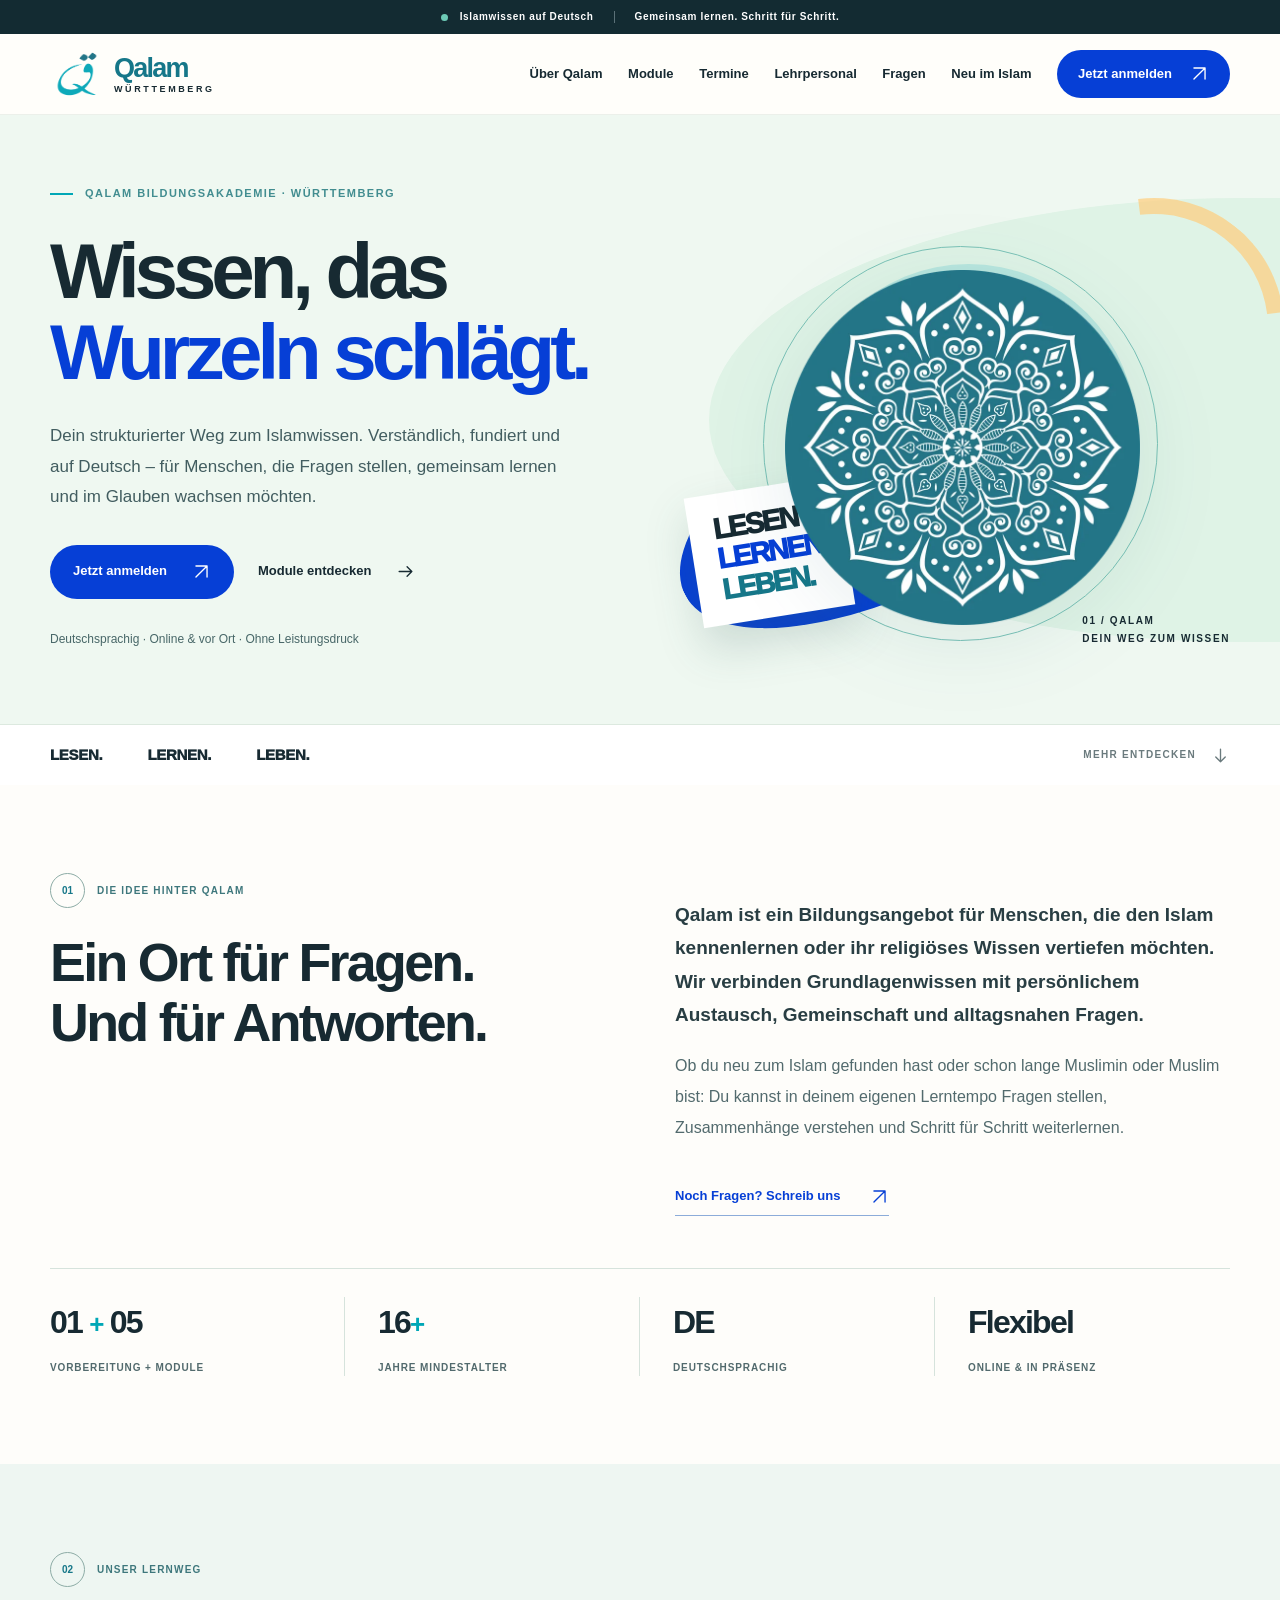
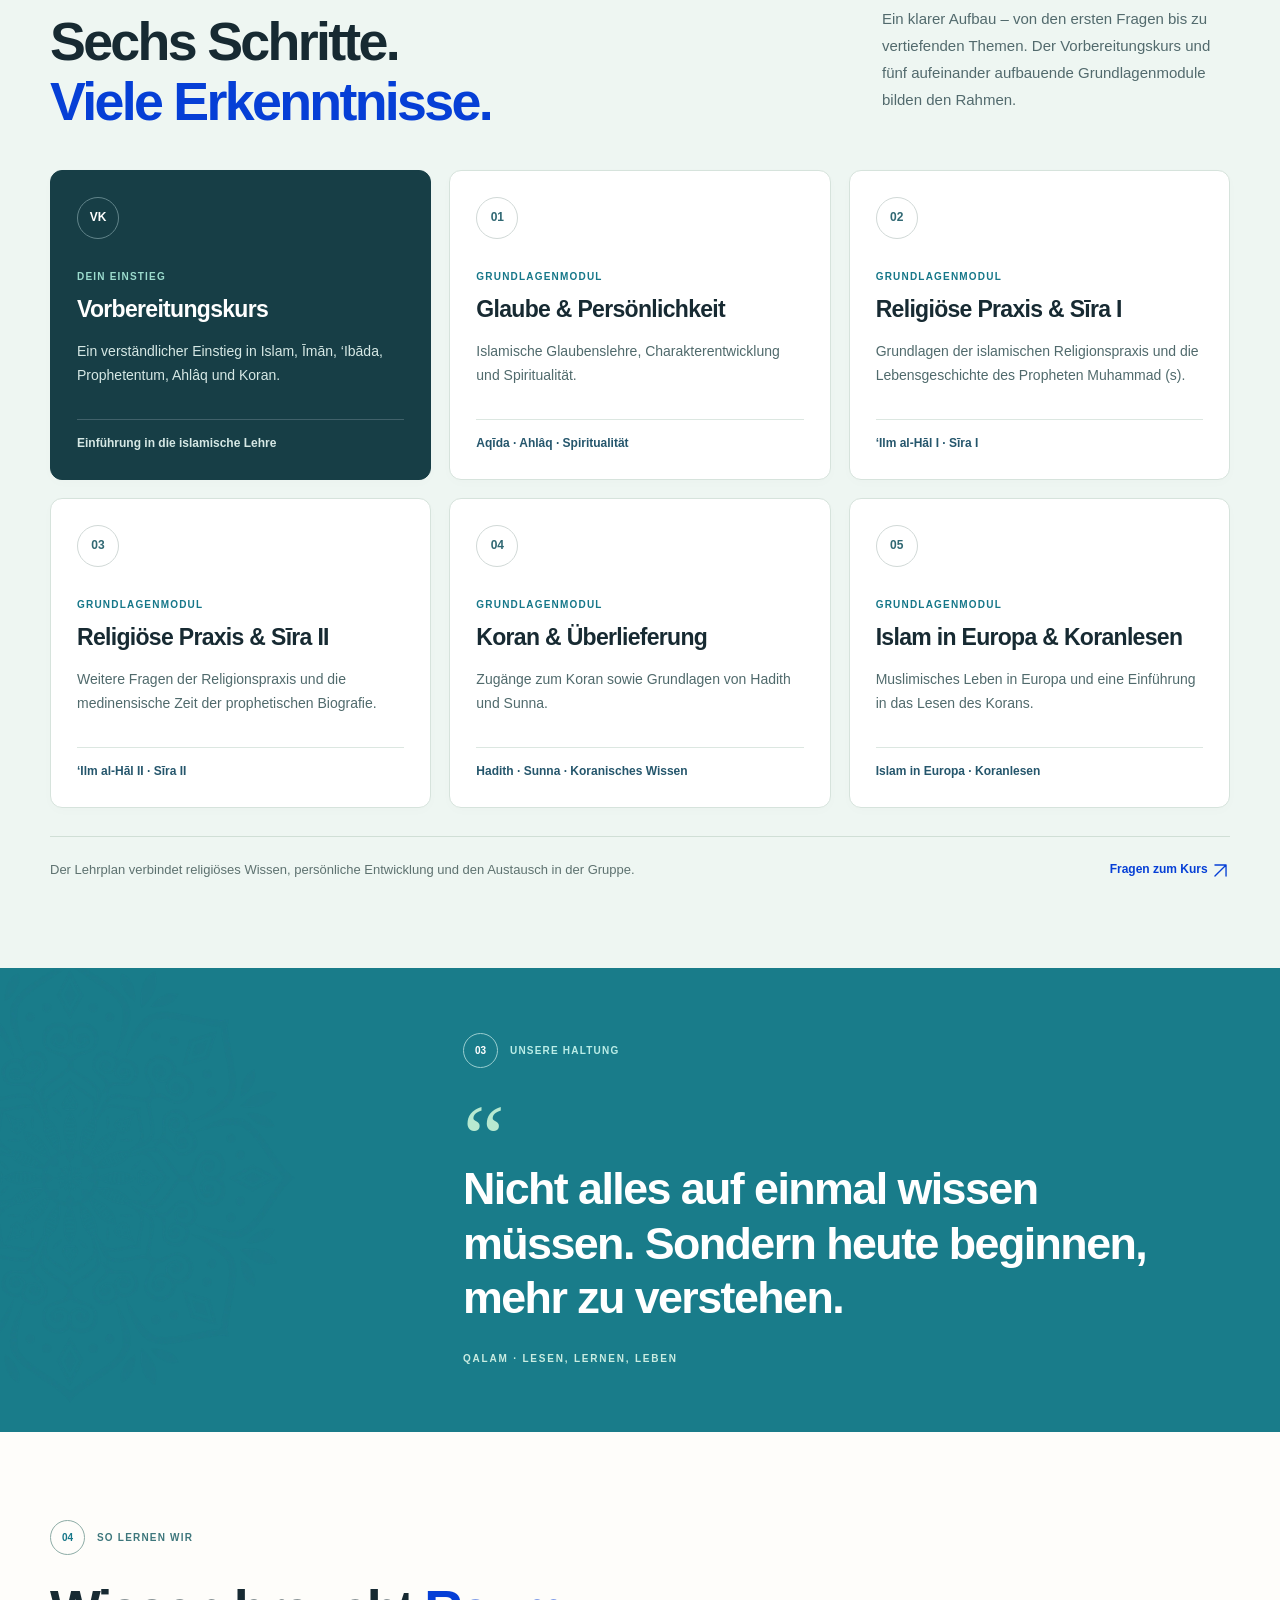
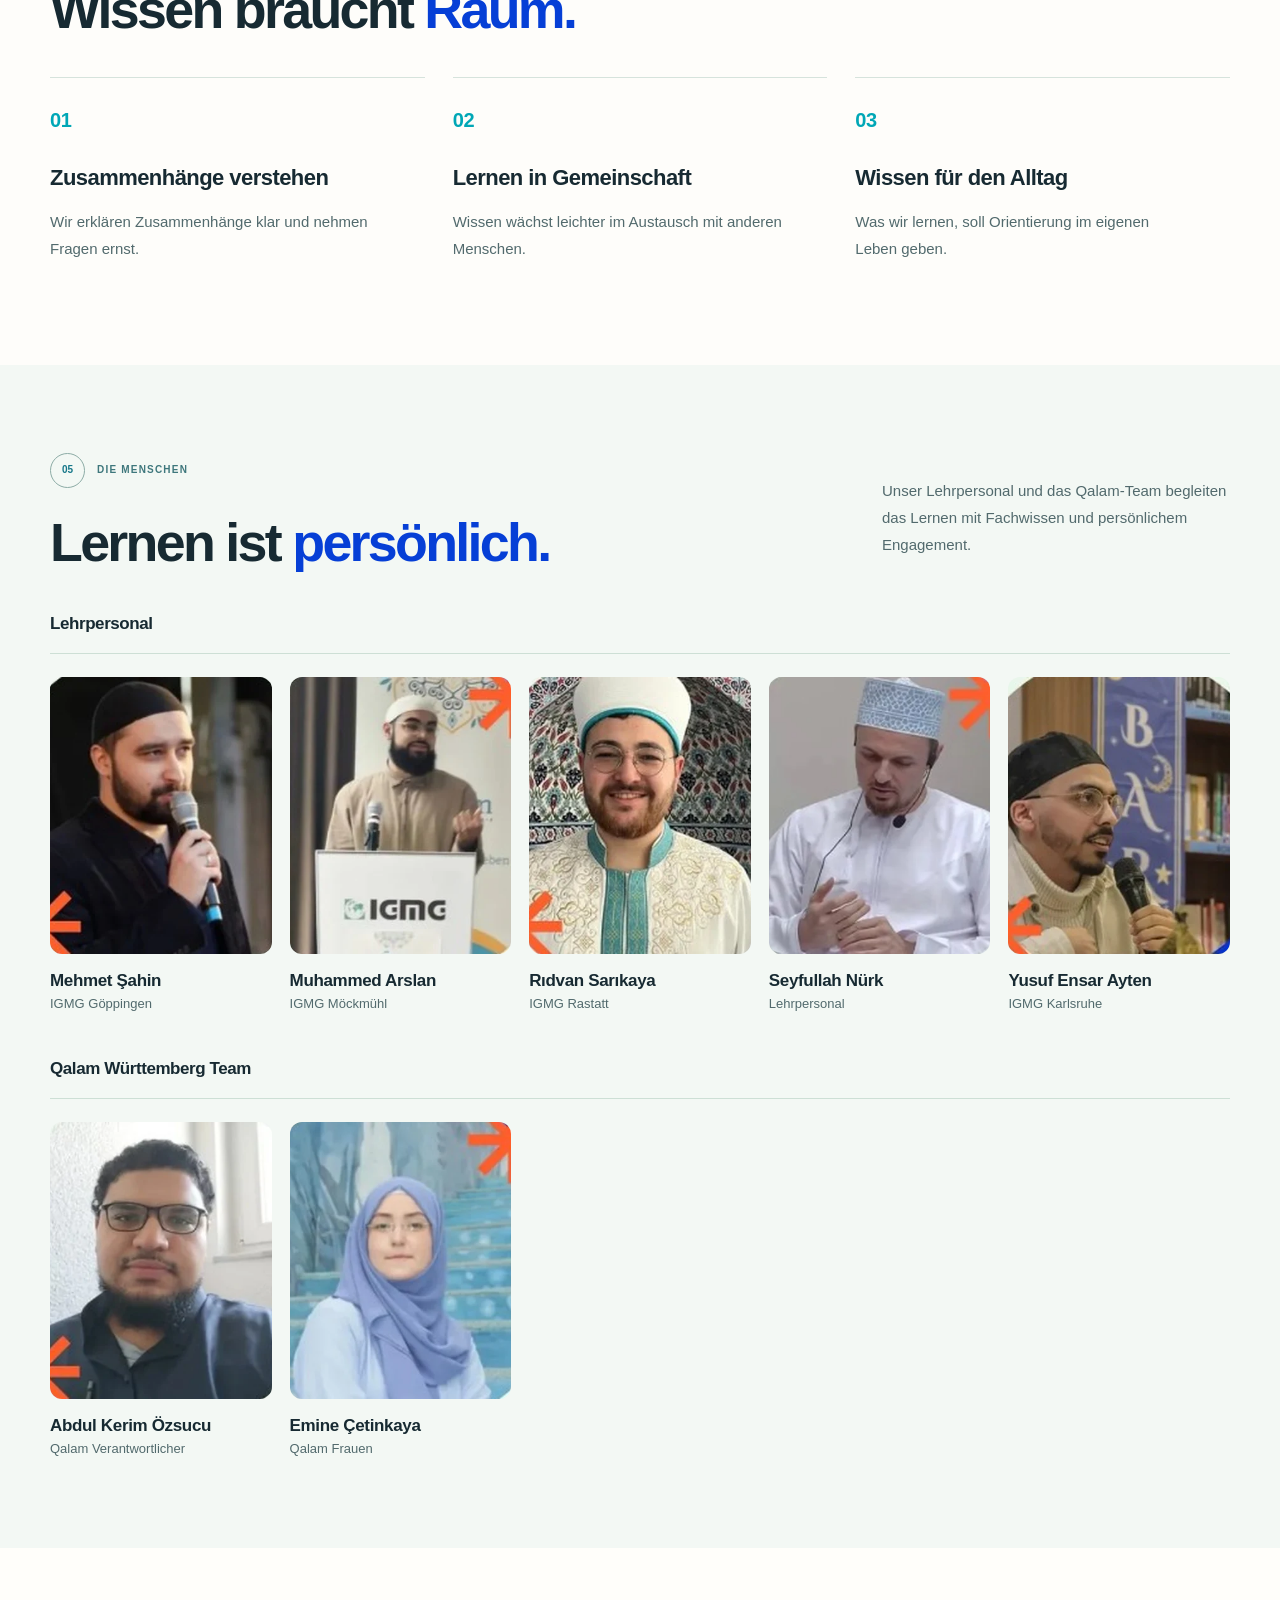
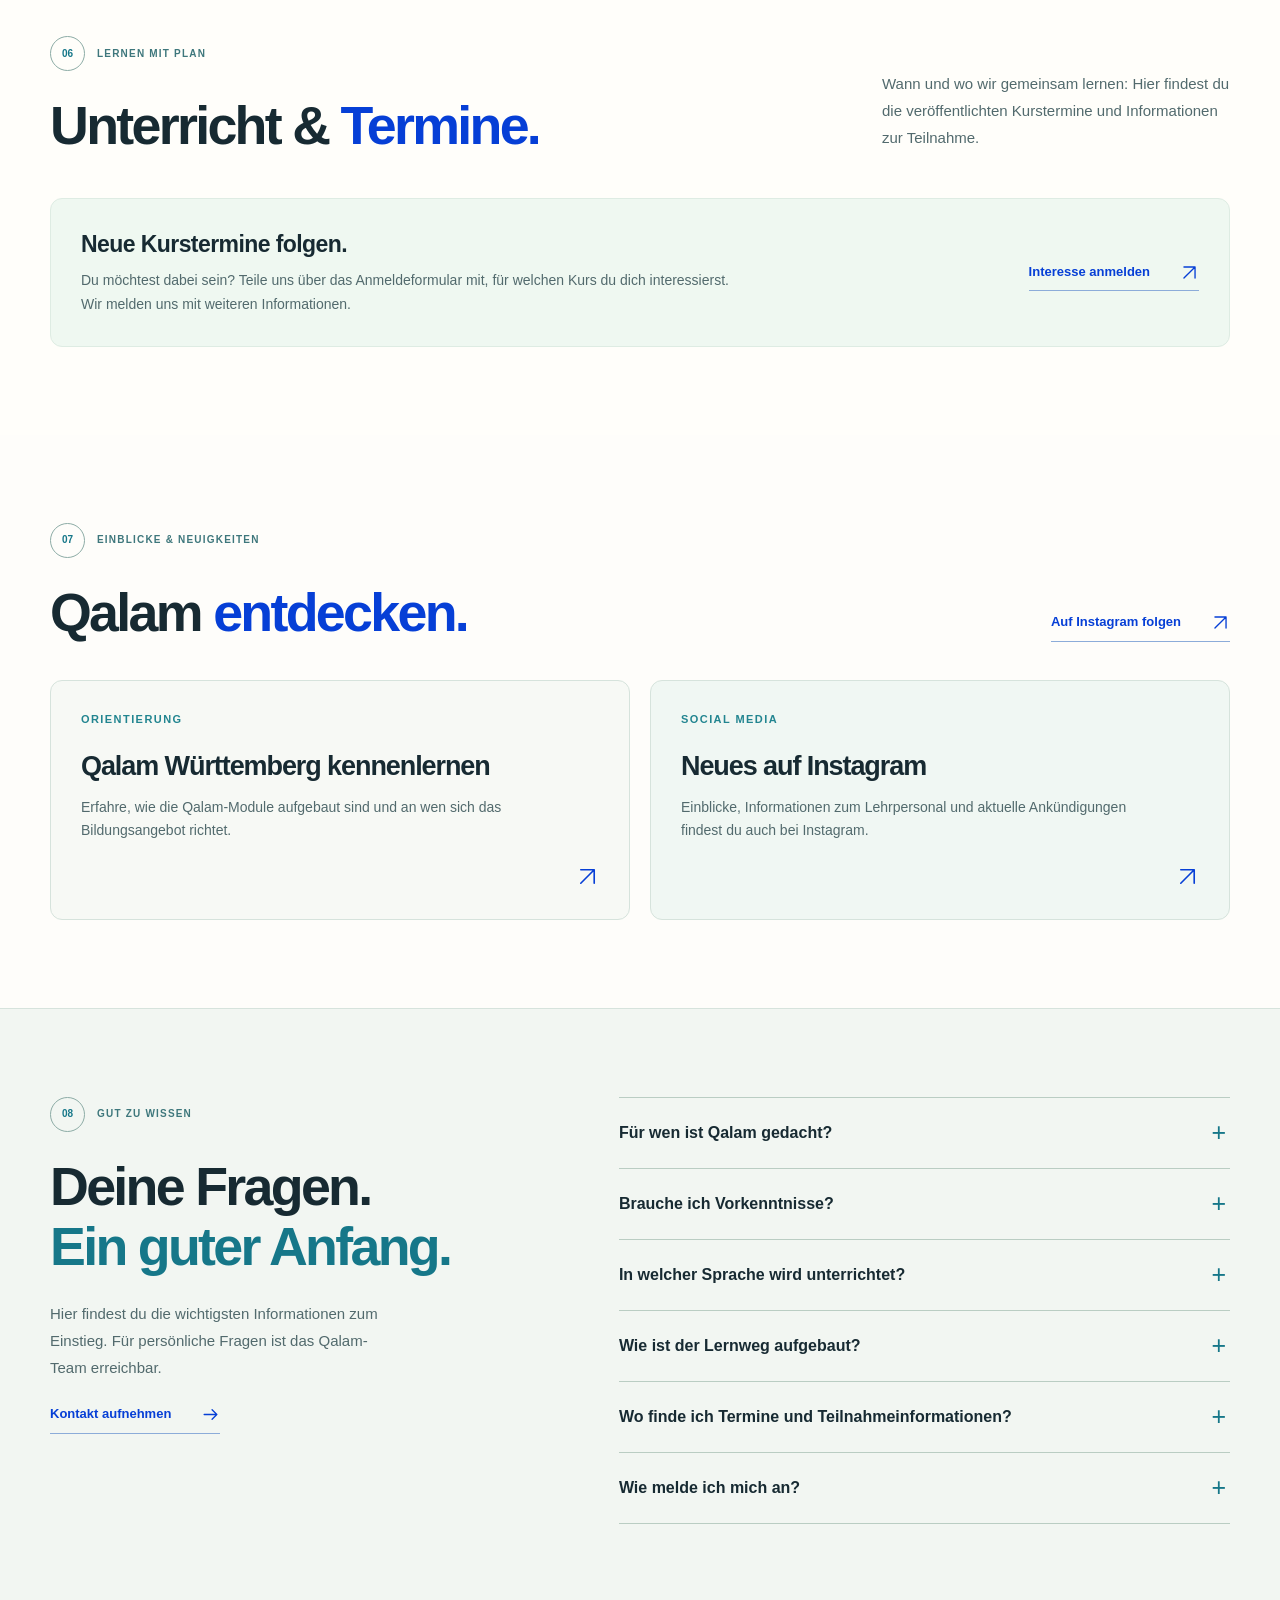
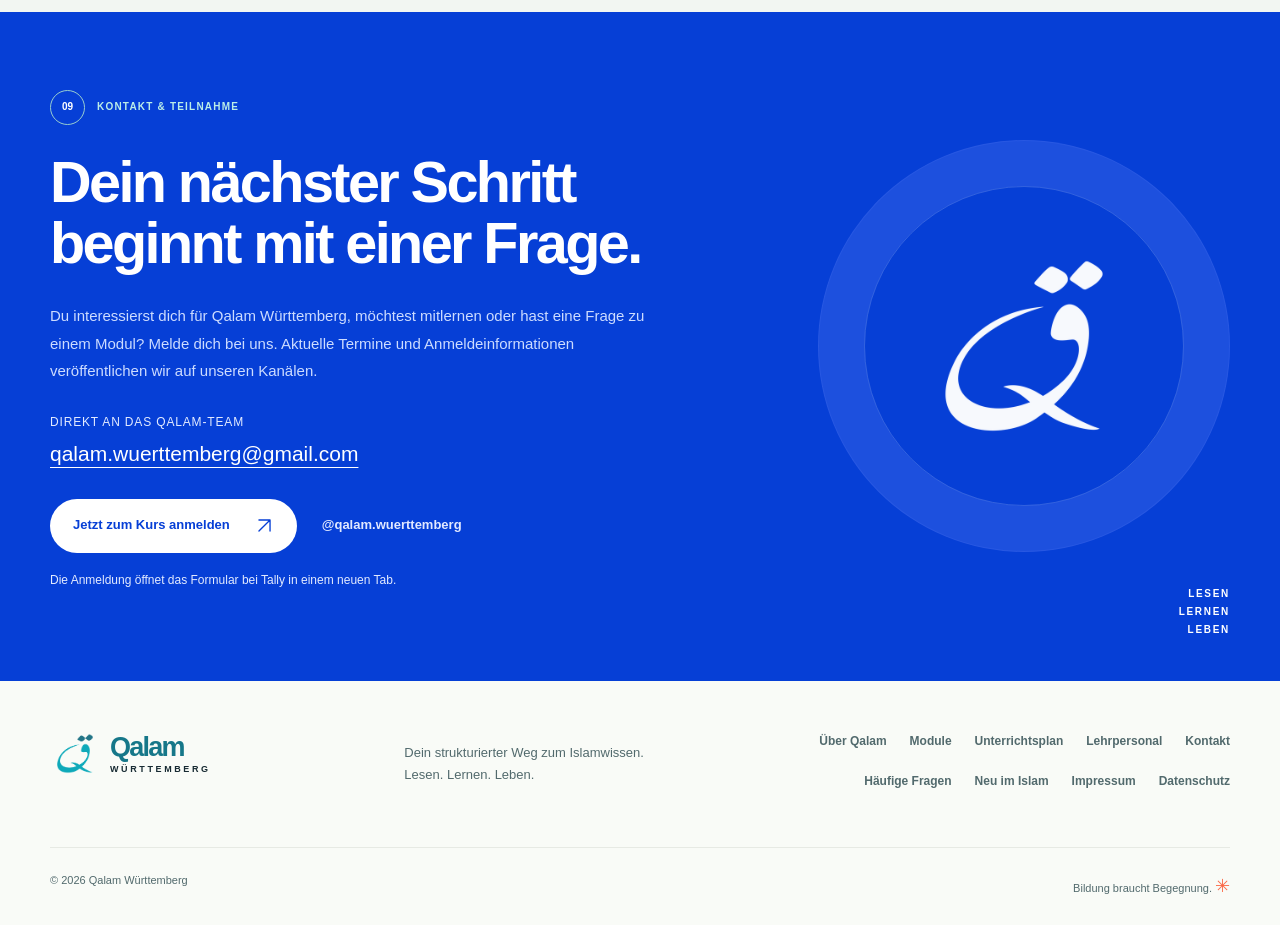
<file: index.html>
<!doctype html>
<html lang="de">
<head>
  <meta charset="utf-8">
  <meta name="viewport" content="width=device-width,initial-scale=1">
  <meta name="theme-color" content="#eff7f1">
  <meta name="description" content="Qalam Württemberg – deutschsprachige islamische Bildungsakademie. Ein strukturierter Weg zum Islamwissen. Vorbereitungskurs und fünf Grundlagenmodule.">
  <title>Qalam Württemberg – Lesen. Lernen. Leben.</title>
  <meta property="og:type" content="website">
  <meta property="og:locale" content="de_DE">
  <meta property="og:title" content="Qalam Württemberg – Lesen. Lernen. Leben.">
  <meta property="og:description" content="Islam verstehen. Gemeinsam lernen. Entdecke den Vorbereitungskurs und fünf Grundlagenmodule von Qalam Württemberg – auf Deutsch, ab 16 Jahren.">
  <meta property="og:image" content="https://qalam-wuerttemberg.pages.dev/assets/mandala.webp">
  <link rel="canonical" href="https://qalam-wuerttemberg.pages.dev/">
  <link rel="icon" href="assets/qalam-icon.webp" type="image/webp">
  <link rel="stylesheet" href="styles.css">
  <script src="app.js" defer></script>
</head>
<body>
  <a class="skip-link" href="#main">Zum Inhalt springen</a>
  <div class="announcement"><span class="dot" aria-hidden="true"></span><span>Islamwissen auf Deutsch</span><span class="ann-sep" aria-hidden="true"></span><span>Gemeinsam lernen. Schritt für Schritt.</span></div>
  <header class="site-header" id="top">
    <div class="container nav-wrap">
      <a href="#top" class="brand" aria-label="Qalam Württemberg – Startseite">
        <img src="assets/qalam-icon.webp" alt="Qalam Logo" width="54" height="54">
        <span class="brand-word"><strong>Qalam</strong><span>WÜRTTEMBERG</span></span>
      </a>
      <button class="nav-toggle" type="button" aria-label="Menü öffnen" aria-expanded="false" aria-controls="main-nav"><span></span><span></span><span></span></button>
      <nav id="main-nav" class="nav-links" aria-label="Hauptnavigation">
        <a href="#qalam">Über Qalam</a><a href="#module">Module</a><a href="#stundenplan">Termine</a><a href="#lehrpersonal">Lehrpersonal</a><a href="#faq">Fragen</a><a href="neu-im-islam.html">Neu im Islam</a>
        <a href="https://tally.so/r/zxpljE" id="nav-registration" class="nav-cta registration-link" target="_blank" rel="noopener noreferrer">Jetzt anmelden <svg class="icon" viewBox="0 0 24 24" aria-hidden="true" focusable="false"><path d="M5 19 19 5M5 5h14v14"/></svg></a>
      </nav>
    </div>
  </header>
  <main id="main">
    <section class="hero" aria-labelledby="hero-heading">
      <div class="hero-ornament hero-ornament-one" aria-hidden="true"></div>
      <div class="container hero-grid">
        <div class="hero-copy">
          <div class="eyebrow"><span class="eyebrow-dash"></span><span data-field="heroEyebrow">QALAM BILDUNGSAKADEMIE · WÜRTTEMBERG</span></div>
          <h1 id="hero-heading"><span data-field="heroTitle">Wissen, das</span><br><em data-field="heroAccent">Wurzeln schlägt.</em></h1>
          <p class="hero-lead" data-field="heroLead">Dein strukturierter Weg zum Islamwissen. Verständlich, fundiert und auf Deutsch – für Menschen, die Fragen stellen, gemeinsam lernen und im Glauben wachsen möchten.</p>
          <div class="hero-actions"><a id="hero-registration" href="https://tally.so/r/zxpljE" class="btn btn-blue registration-link" target="_blank" rel="noopener noreferrer">Jetzt anmelden <svg class="icon" viewBox="0 0 24 24" aria-hidden="true" focusable="false"><path d="M5 19 19 5M5 5h14v14"/></svg></a><a href="#module" class="btn btn-simple">Module entdecken <svg class="icon" viewBox="0 0 24 24" aria-hidden="true" focusable="false"><path d="M4 12h16m-6-6 6 6-6 6"/></svg></a></div>
          <div class="hero-micro"><span class="tiny-star" aria-hidden="true">✳</span><span data-field="heroNote">Deutschsprachig · Online & vor Ort · Ohne Leistungsdruck</span></div>
        </div>
        <div class="hero-art" aria-hidden="true">
          <div class="hero-art-bg"></div>
          <div class="hero-circle circle-turquoise"></div>
          <div class="hero-circle circle-outline"></div>
          <div class="ribbon ribbon-blue"></div>
          <div class="ribbon ribbon-yellow"></div>
          <div class="hero-card-floating"><span>LESEN</span><span>LER<span class="special-i">N</span>EN</span><span>LEBEN.</span></div>
          <img class="hero-flower" src="assets/mandala.webp" alt="" width="680" height="680">


          <div class="hero-caption">01 / QALAM<br>DEIN WEG ZUM WISSEN</div>
        </div>
      </div>
      <div class="hero-bottomline"><span class="container"><span>LESEN.</span><span>LERNEN.</span><span>LEBEN.</span><a class="hero-scroll" href="#qalam">MEHR ENTDECKEN <svg class="icon" viewBox="0 0 24 24" aria-hidden="true" focusable="false"><path d="M12 4v16m-6-6 6 6 6-6"/></svg></a></span></div>
    </section>

    <section class="intro section-spacing" id="qalam" aria-labelledby="about-heading">
      <div class="container intro-grid">
        <div class="intro-left"><p class="section-kicker"><span class="circle-label">01</span> DIE IDEE HINTER QALAM</p><h2 id="about-heading" data-field="aboutTitle">Ein Ort für Fragen.<br>Und für Antworten.</h2></div>
        <div class="intro-right"><p class="intro-lead" data-field="aboutText">Qalam ist ein Bildungsangebot für Menschen, die den Islam kennenlernen oder ihr religiöses Wissen vertiefen möchten. Wir verbinden Grundlagenwissen mit persönlichem Austausch, Gemeinschaft und alltagsnahen Fragen.</p><p data-field="aboutTextSecond">Ob du neu zum Islam gefunden hast oder schon lange Muslimin oder Muslim bist: Du kannst in deinem eigenen Lerntempo Fragen stellen, Zusammenhänge verstehen und Schritt für Schritt weiterlernen.</p><a href="#kontakt" class="text-link">Noch Fragen? Schreib uns <svg class="icon" viewBox="0 0 24 24" aria-hidden="true" focusable="false"><path d="M5 19 19 5M5 5h14v14"/></svg></a></div>
      </div>
      <div class="container stats-strip"><div><strong>01 <span>+</span> 05</strong><span>VORBEREITUNG + MODULE</span></div><div><strong>16<span>+</span></strong><span>JAHRE MINDESTALTER</span></div><div><strong>DE</strong><span>DEUTSCHSPRACHIG</span></div><div><strong>Flexibel</strong><span>ONLINE & IN PRÄSENZ</span></div></div>
    </section>

    <section class="modules section-spacing" id="module" aria-labelledby="module-heading">
      <div class="container"><div class="section-head"><div><p class="section-kicker"><span class="circle-label">02</span> UNSER LERNWEG</p><h2 id="module-heading">Sechs Schritte.<br><em>Viele Erkenntnisse.</em></h2></div><div class="section-head-side"><p data-field="moduleIntro">Ein klarer Aufbau – von den ersten Fragen bis zu vertiefenden Themen. Der Vorbereitungskurs und fünf aufeinander aufbauende Grundlagenmodule bilden den Rahmen.</p></div></div>
      <div id="modules-grid" class="modules-grid"><article class="module-card"><span class="mod-code">VK</span><div class="module-card-body"><span class="module-line">DEIN EINSTIEG</span><h3>Vorbereitungskurs</h3><p>Ein verständlicher Einstieg in Islam, Īmān, ‘Ibāda, Prophetentum, Ahlâq und Koran.</p><span class="mod-topics">Einführung in die islamische Lehre</span></div></article><article class="module-card"><span class="mod-code">01</span><div class="module-card-body"><span class="module-line">GRUNDLAGENMODUL</span><h3>Glaube &amp; Persönlichkeit</h3><p>Islamische Glaubenslehre, Charakterentwicklung und Spiritualität.</p><span class="mod-topics">Aqīda · Ahlâq · Spiritualität</span></div></article><article class="module-card"><span class="mod-code">02</span><div class="module-card-body"><span class="module-line">GRUNDLAGENMODUL</span><h3>Religiöse Praxis &amp; Sīra I</h3><p>Grundlagen der islamischen Religionspraxis und die Lebensgeschichte des Propheten Muhammad (s).</p><span class="mod-topics">‘Ilm al-Hāl I · Sīra I</span></div></article><article class="module-card"><span class="mod-code">03</span><div class="module-card-body"><span class="module-line">GRUNDLAGENMODUL</span><h3>Religiöse Praxis &amp; Sīra II</h3><p>Weitere Fragen der Religionspraxis und die medinensische Zeit der prophetischen Biografie.</p><span class="mod-topics">‘Ilm al-Hāl II · Sīra II</span></div></article><article class="module-card"><span class="mod-code">04</span><div class="module-card-body"><span class="module-line">GRUNDLAGENMODUL</span><h3>Koran &amp; Überlieferung</h3><p>Zugänge zum Koran sowie Grundlagen von Hadith und Sunna.</p><span class="mod-topics">Hadith · Sunna · Koranisches Wissen</span></div></article><article class="module-card"><span class="mod-code">05</span><div class="module-card-body"><span class="module-line">GRUNDLAGENMODUL</span><h3>Islam in Europa &amp; Koranlesen</h3><p>Muslimisches Leben in Europa und eine Einführung in das Lesen des Korans.</p><span class="mod-topics">Islam in Europa · Koranlesen</span></div></article></div>
      <div class="module-note"><span class="note-icon">✳</span><p>Der Lehrplan verbindet religiöses Wissen, persönliche Entwicklung und den Austausch in der Gruppe.</p><a href="#kontakt">Fragen zum Kurs <svg class="icon" viewBox="0 0 24 24" aria-hidden="true" focusable="false"><path d="M5 19 19 5M5 5h14v14"/></svg></a></div>
      </div>
    </section>

    <section class="quote-section"><div class="container quote-grid"><div class="quote-flower" aria-hidden="true"><img src="assets/mandala-outline.webp" alt=""></div><div class="quote-content"><div class="section-kicker light-kicker"><span class="circle-label">03</span> UNSERE HALTUNG</div><span class="quote-mark">“</span><blockquote data-field="missionQuote">Nicht alles auf einmal wissen müssen. Sondern heute beginnen, mehr zu verstehen.</blockquote><div class="quote-tag">QALAM · LESEN, LERNEN, LEBEN</div></div></div></section>

    <section class="values section-spacing" aria-labelledby="values-heading"><div class="container"><div class="section-head"><div><p class="section-kicker"><span class="circle-label">04</span> SO LERNEN WIR</p><h2 id="values-heading">Wissen braucht <em>Raum.</em></h2></div></div><div id="values-grid" class="values-grid"><article class="value-card"><span class="value-num">01</span><h3>Zusammenhänge verstehen</h3><p>Wir erklären Zusammenhänge klar und nehmen Fragen ernst.</p></article><article class="value-card"><span class="value-num">02</span><h3>Lernen in Gemeinschaft</h3><p>Wissen wächst leichter im Austausch mit anderen Menschen.</p></article><article class="value-card"><span class="value-num">03</span><h3>Wissen für den Alltag</h3><p>Was wir lernen, soll Orientierung im eigenen Leben geben.</p></article></div></div></section>

    <section class="people section-spacing" id="lehrpersonal" aria-labelledby="people-heading"><div class="container"><div class="section-head"><div><p class="section-kicker"><span class="circle-label">05</span> DIE MENSCHEN</p><h2 id="people-heading">Lernen ist <em>persönlich.</em></h2></div><p class="section-head-side">Unser Lehrpersonal und das Qalam-Team begleiten das Lernen mit Fachwissen und persönlichem Engagement.</p></div><h3 class="people-subtitle">Lehrpersonal</h3><div id="teachers-grid" class="people-grid"><article class="people-card"><div class="people-avatar"><img loading="lazy" decoding="async" width="320" height="375" src="assets/mehmet-sahin.webp" alt="Porträt von Mehmet Şahin"></div><h4 class="person-name">Mehmet Şahin</h4><p class="person-subtitle">IGMG Göppingen</p></article><article class="people-card"><div class="people-avatar"><img loading="lazy" decoding="async" width="320" height="375" src="assets/muhammed-arslan.webp" alt="Porträt von Muhammed Arslan"></div><h4 class="person-name">Muhammed Arslan</h4><p class="person-subtitle">IGMG Möckmühl</p></article><article class="people-card"><div class="people-avatar"><img loading="lazy" decoding="async" width="320" height="375" src="assets/ridvan-sarikaya.webp" alt="Porträt von Rıdvan Sarıkaya"></div><h4 class="person-name">Rıdvan Sarıkaya</h4><p class="person-subtitle">IGMG Rastatt</p></article><article class="people-card"><div class="people-avatar"><img loading="lazy" decoding="async" width="320" height="375" src="assets/seyfullah-nuerk.webp" alt="Porträt von Seyfullah Nürk"></div><h4 class="person-name">Seyfullah Nürk</h4><p class="person-subtitle">Lehrpersonal</p></article><article class="people-card"><div class="people-avatar"><img loading="lazy" decoding="async" width="320" height="375" src="assets/yusuf-ensar-ayten.webp" alt="Porträt von Yusuf Ensar Ayten"></div><h4 class="person-name">Yusuf Ensar Ayten</h4><p class="person-subtitle">IGMG Karlsruhe</p></article></div><h3 class="people-subtitle space-subtitle">Qalam Württemberg Team</h3><div id="team-grid" class="people-grid small-team"><article class="people-card"><div class="people-avatar"><img loading="lazy" decoding="async" width="320" height="375" src="assets/abdul-kerim-ozsucu.webp" alt="Porträt von Abdul Kerim Özsucu"></div><h4 class="person-name">Abdul Kerim Özsucu</h4><p class="person-subtitle">Qalam Verantwortlicher</p></article><article class="people-card"><div class="people-avatar"><img loading="lazy" decoding="async" width="320" height="375" src="assets/emine-cetinkaya.webp" alt="Porträt von Emine Çetinkaya"></div><h4 class="person-name">Emine Çetinkaya</h4><p class="person-subtitle">Qalam Frauen</p></article></div></div></section>


    <section class="schedule section-spacing" id="stundenplan" aria-labelledby="schedule-heading">
      <div class="container">
        <div class="section-head schedule-header">
          <div><p class="section-kicker"><span class="circle-label">06</span> LERNEN MIT PLAN</p><h2 id="schedule-heading">Unterricht &amp; <em>Termine.</em></h2></div>
          <p class="section-head-side">Wann und wo wir gemeinsam lernen: Hier findest du die veröffentlichten Kurstermine und Informationen zur Teilnahme.</p>
        </div>
        <div id="schedule-grid" class="schedule-grid" aria-live="polite"><div class="schedule-empty"><span class="schedule-empty-icon" aria-hidden="true">✳</span><div><strong>Neue Kurstermine folgen.</strong><p>Du möchtest dabei sein? Teile uns über das Anmeldeformular mit, für welchen Kurs du dich interessierst. Wir melden uns mit weiteren Informationen.</p></div><a href="https://tally.so/r/zxpljE" class="text-link registration-link" target="_blank" rel="noopener noreferrer">Interesse anmelden <svg class="icon" viewBox="0 0 24 24" aria-hidden="true" focusable="false"><path d="M5 19 19 5M5 5h14v14"/></svg></a></div></div>
        <div class="schedule-foot" hidden><span class="schedule-foot-icon" aria-hidden="true">↗</span><span>Uhrzeiten und Themen können sich ändern. Bitte beachte die aktuellen Hinweise des Qalam-Teams.</span><a id="schedule-registration" href="https://tally.so/r/zxpljE" class="registration-link" target="_blank" rel="noopener noreferrer">Zum Kurs anmelden <svg class="icon" viewBox="0 0 24 24" aria-hidden="true" focusable="false"><path d="M5 19 19 5M5 5h14v14"/></svg></a></div>
      </div>
    </section>

    <section class="updates section-spacing" id="aktuelles" aria-labelledby="updates-heading"><div class="container"><div class="section-head"><div><p class="section-kicker"><span class="circle-label">07</span> EINBLICKE & NEUIGKEITEN</p><h2 id="updates-heading">Qalam <em>entdecken.</em></h2></div><a id="news-instagram" class="text-link" href="https://www.instagram.com/qalam.wuerttemberg/" target="_blank" rel="noopener noreferrer">Auf Instagram folgen <svg class="icon" viewBox="0 0 24 24" aria-hidden="true" focusable="false"><path d="M5 19 19 5M5 5h14v14"/></svg></a></div><div id="news-grid" class="news-grid"><a class="news-card" href="#module"><span class="news-date">Orientierung</span><h3>Qalam Württemberg kennenlernen</h3><p>Erfahre, wie die Qalam-Module aufgebaut sind und an wen sich das Bildungsangebot richtet.</p><svg class="icon news-arrow" viewBox="0 0 24 24" aria-hidden="true"><path d="M5 19 19 5M5 5h14v14"/></svg></a><a class="news-card" href="https://www.instagram.com/qalam.wuerttemberg/" target="_blank" rel="noopener noreferrer"><span class="news-date">Social Media</span><h3>Neues auf Instagram</h3><p>Einblicke, Informationen zum Lehrpersonal und aktuelle Ankündigungen findest du auch bei Instagram.</p><svg class="icon news-arrow" viewBox="0 0 24 24" aria-hidden="true"><path d="M5 19 19 5M5 5h14v14"/></svg></a></div></div></section>

    <section class="faq section-spacing" id="faq" aria-labelledby="faq-heading">
      <div class="container faq-grid">
        <div><p class="section-kicker"><span class="circle-label">08</span> GUT ZU WISSEN</p><h2 id="faq-heading">Deine Fragen.<br><em>Ein guter Anfang.</em></h2><p class="faq-intro">Hier findest du die wichtigsten Informationen zum Einstieg. Für persönliche Fragen ist das Qalam-Team erreichbar.</p><a class="text-link" href="#kontakt">Kontakt aufnehmen <svg class="icon" viewBox="0 0 24 24" aria-hidden="true" focusable="false"><path d="M4 12h16m-6-6 6 6-6 6"/></svg></a></div>
        <div class="faq-list">
          <details><summary>Für wen ist Qalam gedacht?</summary><div><p>Für Menschen ab 16 Jahren, die den Islam kennenlernen oder ihr religiöses Wissen vertiefen möchten. Auch wenn du neu zum Islam gefunden hast, bist du willkommen.</p></div></details>
          <details><summary>Brauche ich Vorkenntnisse?</summary><div><p>Der Vorbereitungskurs bietet einen verständlichen Einstieg in die islamische Lehre. Wenn du bereits Vorwissen hast und unsicher bist, welches Modul passt, sprich uns an.</p></div></details>
          <details><summary>In welcher Sprache wird unterrichtet?</summary><div><p>Das Bildungsangebot ist deutschsprachig. Islamische Begriffe werden im Zusammenhang mit den jeweiligen Themen erklärt.</p></div></details>
          <details><summary>Wie ist der Lernweg aufgebaut?</summary><div><p>Auf den Vorbereitungskurs folgen fünf Grundlagenmodule: Glaube und Persönlichkeit, religiöse Praxis und Sīra, Koran und Überlieferung sowie Islam in Europa und Koranlesen.</p><a href="#module">Alle Module ansehen</a></div></details>
          <details><summary>Wo finde ich Termine und Teilnahmeinformationen?</summary><div><p>Veröffentlichte Termine findest du im Bereich „Unterricht & Termine“. Ob ein Termin online oder vor Ort stattfindet, wird dort angegeben. Bei Fragen zu Kursbeginn, Umfang oder Teilnahmegebühren hilft dir das Qalam-Team weiter.</p><a href="#stundenplan">Zu den Terminen</a></div></details>
          <details><summary>Wie melde ich mich an?</summary><div><p>Über „Jetzt anmelden“ gelangst du zum externen Anmeldeformular bei Tally. Dort kannst du deinen Kurswunsch angeben. Anschließend meldet sich das Team mit weiteren Informationen bei dir.</p></div></details>
        </div>
      </div>
    </section>

    <section class="contact" id="kontakt" aria-labelledby="contact-heading"><div class="container contact-grid"><div><p class="section-kicker light-kicker"><span class="circle-label">09</span> KONTAKT & TEILNAHME</p><h2 id="contact-heading" data-field="contactTitle">Dein nächster Schritt beginnt mit einer Frage.</h2><p data-field="contactText">Du interessierst dich für Qalam Württemberg, möchtest mitlernen oder hast eine Frage zu einem Modul? Melde dich bei uns. Aktuelle Termine und Anmeldeinformationen veröffentlichen wir auf unseren Kanälen.</p><p class="contact-email-label">Direkt an das Qalam-Team</p><a class="contact-email" data-contact-email href="mailto:qalam.wuerttemberg@gmail.com">qalam.wuerttemberg@gmail.com</a><div class="contact-actions"><a id="main-contact" class="btn btn-white registration-link" href="https://tally.so/r/zxpljE" target="_blank" rel="noopener noreferrer">Jetzt zum Kurs anmelden <svg class="icon" viewBox="0 0 24 24" aria-hidden="true" focusable="false"><path d="M5 19 19 5M5 5h14v14"/></svg></a><a id="contact-insta" class="contact-quiet" href="https://www.instagram.com/qalam.wuerttemberg/" target="_blank" rel="noopener noreferrer">@qalam.wuerttemberg</a></div><p class="external-note">Die Anmeldung öffnet das Formular bei Tally in einem neuen Tab.</p></div><div class="contact-graphic" aria-hidden="true"><div class="contact-graphic-ring"></div><img src="assets/qalam-icon.webp" alt=""><span>LESEN<br>LERNEN<br>LEBEN</span></div></div></section>
  </main>
  <footer class="site-footer"><div class="container footer-main"><a href="#top" class="brand footer-brand"><img src="assets/qalam-icon.webp" alt="" width="50" height="50"><span class="brand-word"><strong>Qalam</strong><span>WÜRTTEMBERG</span></span></a><p>Dein strukturierter Weg zum Islamwissen.<br><span data-field="tagline">Lesen. Lernen. Leben.</span></p><div class="footer-links"><a href="#qalam">Über Qalam</a><a href="#module">Module</a><a href="#stundenplan">Unterrichtsplan</a><a href="#lehrpersonal">Lehrpersonal</a><a href="#kontakt">Kontakt</a><a href="#faq">Häufige Fragen</a><a href="neu-im-islam.html">Neu im Islam</a><a href="impressum.html">Impressum</a><a href="datenschutz.html">Datenschutz</a></div></div><div class="container footer-bottom"><span>© <span id="year">2026</span> Qalam Württemberg </span><span>Bildung braucht Begegnung. <span aria-hidden="true">✳</span></span></div></footer>
</body>
</html>
</file>
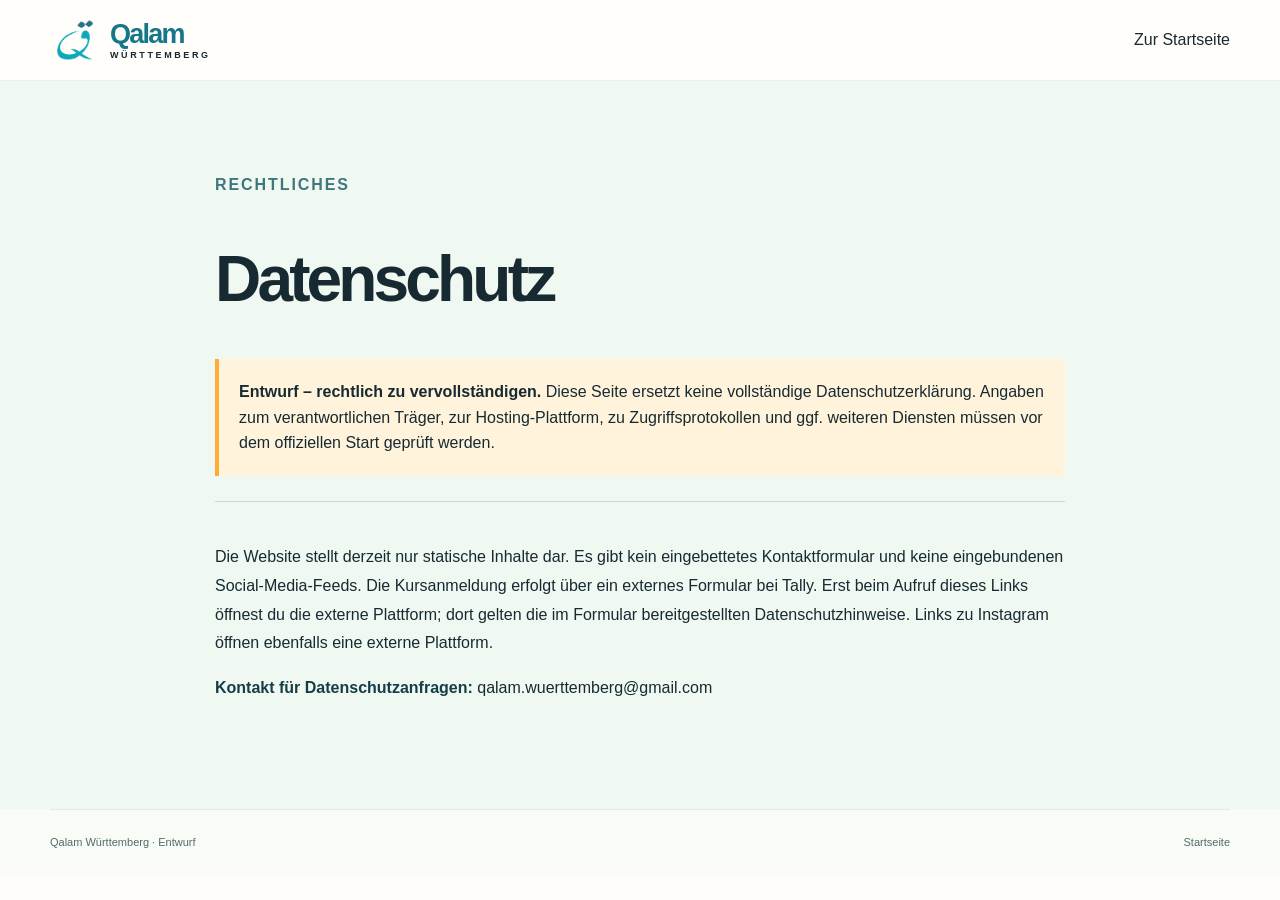
<file: datenschutz.html>
<!doctype html><html lang="de"><head><meta charset="utf-8"><meta name="robots" content="noindex"><meta name="viewport" content="width=device-width, initial-scale=1"><title>Datenschutz – Qalam Württemberg</title><link rel="icon" href="assets/qalam-icon.webp"><link rel="stylesheet" href="styles.css"><script src="app.js" defer></script></head><body data-page="legal" data-legal="privacy"><header class="site-header"><div class="container nav-wrap"><a class="brand" href="index.html"><img src="assets/qalam-icon.webp" alt="" width="50" height="50"><span class="brand-word"><strong>Qalam</strong><span>WÜRTTEMBERG</span></span></a><nav><a href="index.html">Zur Startseite</a></nav></div></header><main class="legal-page"><div class="container legal-inner"><p class="section-kicker">RECHTLICHES</p><h1>Datenschutz</h1><div class="legal-caution"><strong>Entwurf – rechtlich zu vervollständigen.</strong> Diese Seite ersetzt keine vollständige Datenschutzerklärung. Angaben zum verantwortlichen Träger, zur Hosting-Plattform, zu Zugriffsprotokollen und ggf. weiteren Diensten müssen vor dem offiziellen Start geprüft werden.</div><div class="legal-body"><p>Die Website stellt derzeit nur statische Inhalte dar. Es gibt kein eingebettetes Kontaktformular und keine eingebundenen Social-Media-Feeds. Die Kursanmeldung erfolgt über ein externes Formular bei Tally. Erst beim Aufruf dieses Links öffnest du die externe Plattform; dort gelten die im Formular bereitgestellten Datenschutzhinweise. Links zu Instagram öffnen ebenfalls eine externe Plattform.</p><div id="legal-details"><p><strong>Kontakt für Datenschutzanfragen:</strong> <a href="mailto:qalam.wuerttemberg@gmail.com">qalam.wuerttemberg@gmail.com</a></p></div></div></div></main><footer class="site-footer"><div class="container footer-bottom">Qalam Württemberg · Entwurf <a href="index.html">Startseite</a></div></footer></body></html>
</file>
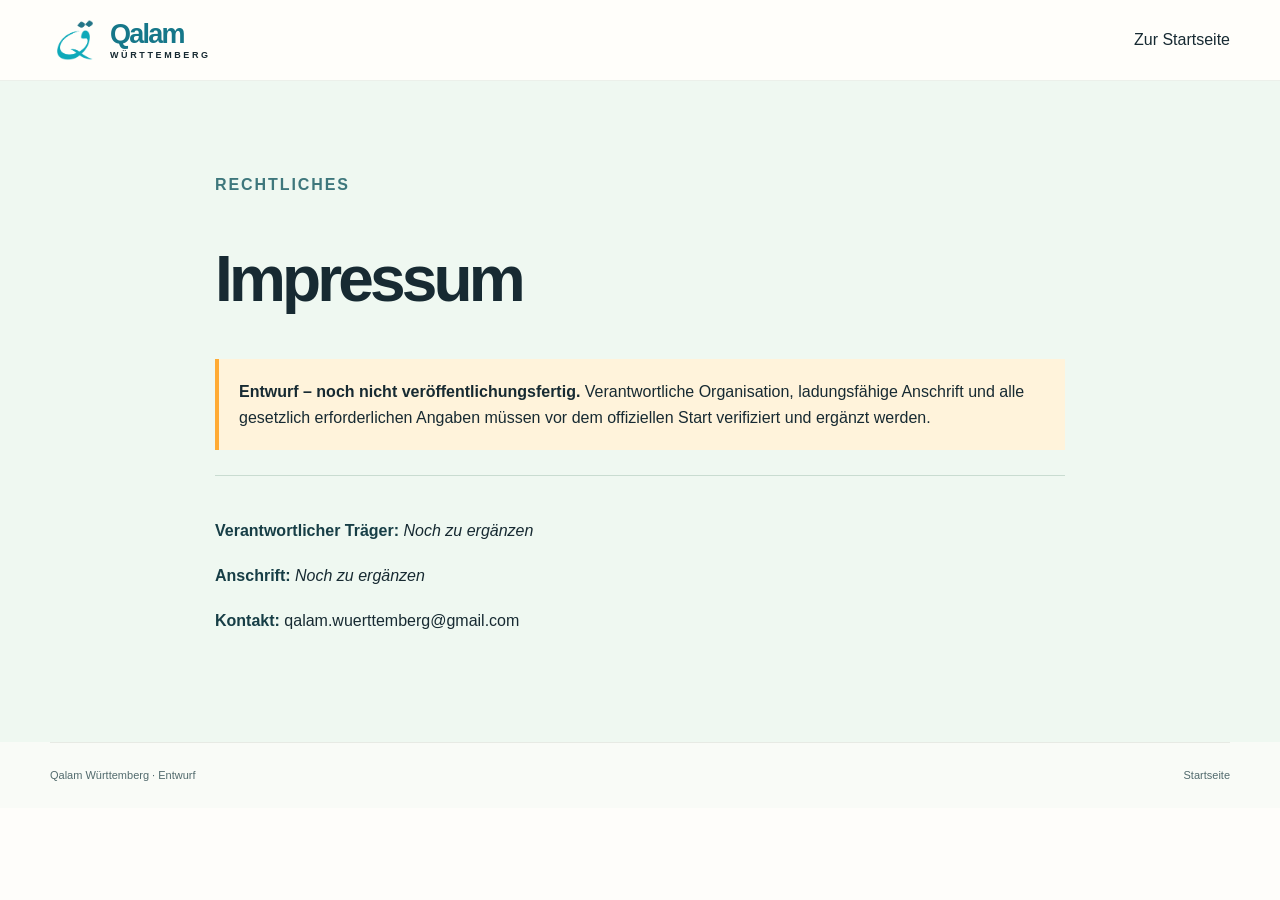
<file: impressum.html>
<!doctype html><html lang="de"><head><meta charset="utf-8"><meta name="robots" content="noindex"><meta name="viewport" content="width=device-width, initial-scale=1"><title>Impressum – Qalam Württemberg</title><link rel="icon" href="assets/qalam-icon.webp"><link rel="stylesheet" href="styles.css"><script src="app.js" defer></script></head><body data-page="legal" data-legal="imprint"><header class="site-header"><div class="container nav-wrap"><a class="brand" href="index.html"><img src="assets/qalam-icon.webp" alt="" width="50" height="50"><span class="brand-word"><strong>Qalam</strong><span>WÜRTTEMBERG</span></span></a><nav><a href="index.html">Zur Startseite</a></nav></div></header><main class="legal-page"><div class="container legal-inner"><p class="section-kicker">RECHTLICHES</p><h1>Impressum</h1><div class="legal-caution"><strong>Entwurf – noch nicht veröffentlichungsfertig.</strong> Verantwortliche Organisation, ladungsfähige Anschrift und alle gesetzlich erforderlichen Angaben müssen vor dem offiziellen Start verifiziert und ergänzt werden.</div><div class="legal-body" id="legal-details"><p><strong>Verantwortlicher Träger:</strong> <em>Noch zu ergänzen</em></p><p><strong>Anschrift:</strong> <em>Noch zu ergänzen</em></p><p><strong>Kontakt:</strong> <a href="mailto:qalam.wuerttemberg@gmail.com">qalam.wuerttemberg@gmail.com</a></p></div></div></main><footer class="site-footer"><div class="container footer-bottom">Qalam Württemberg · Entwurf <a href="index.html">Startseite</a></div></footer></body></html>
</file>
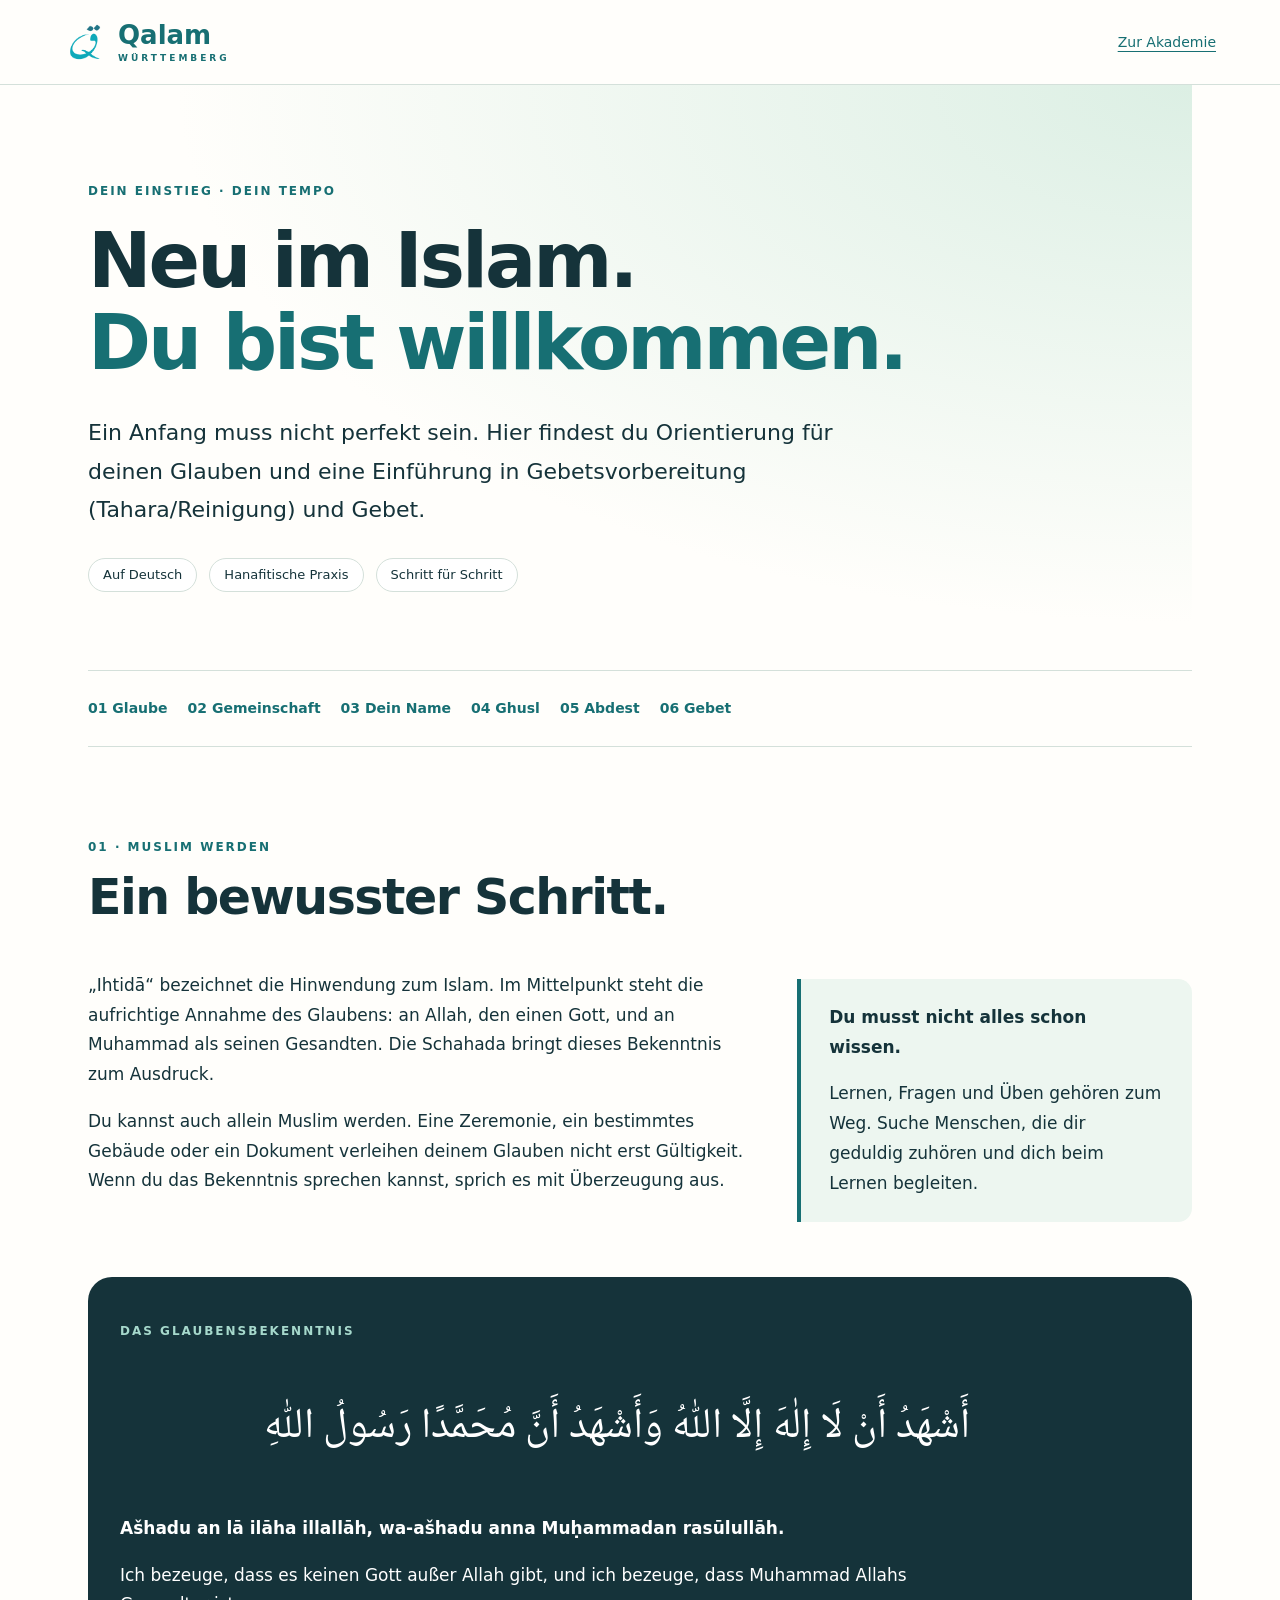
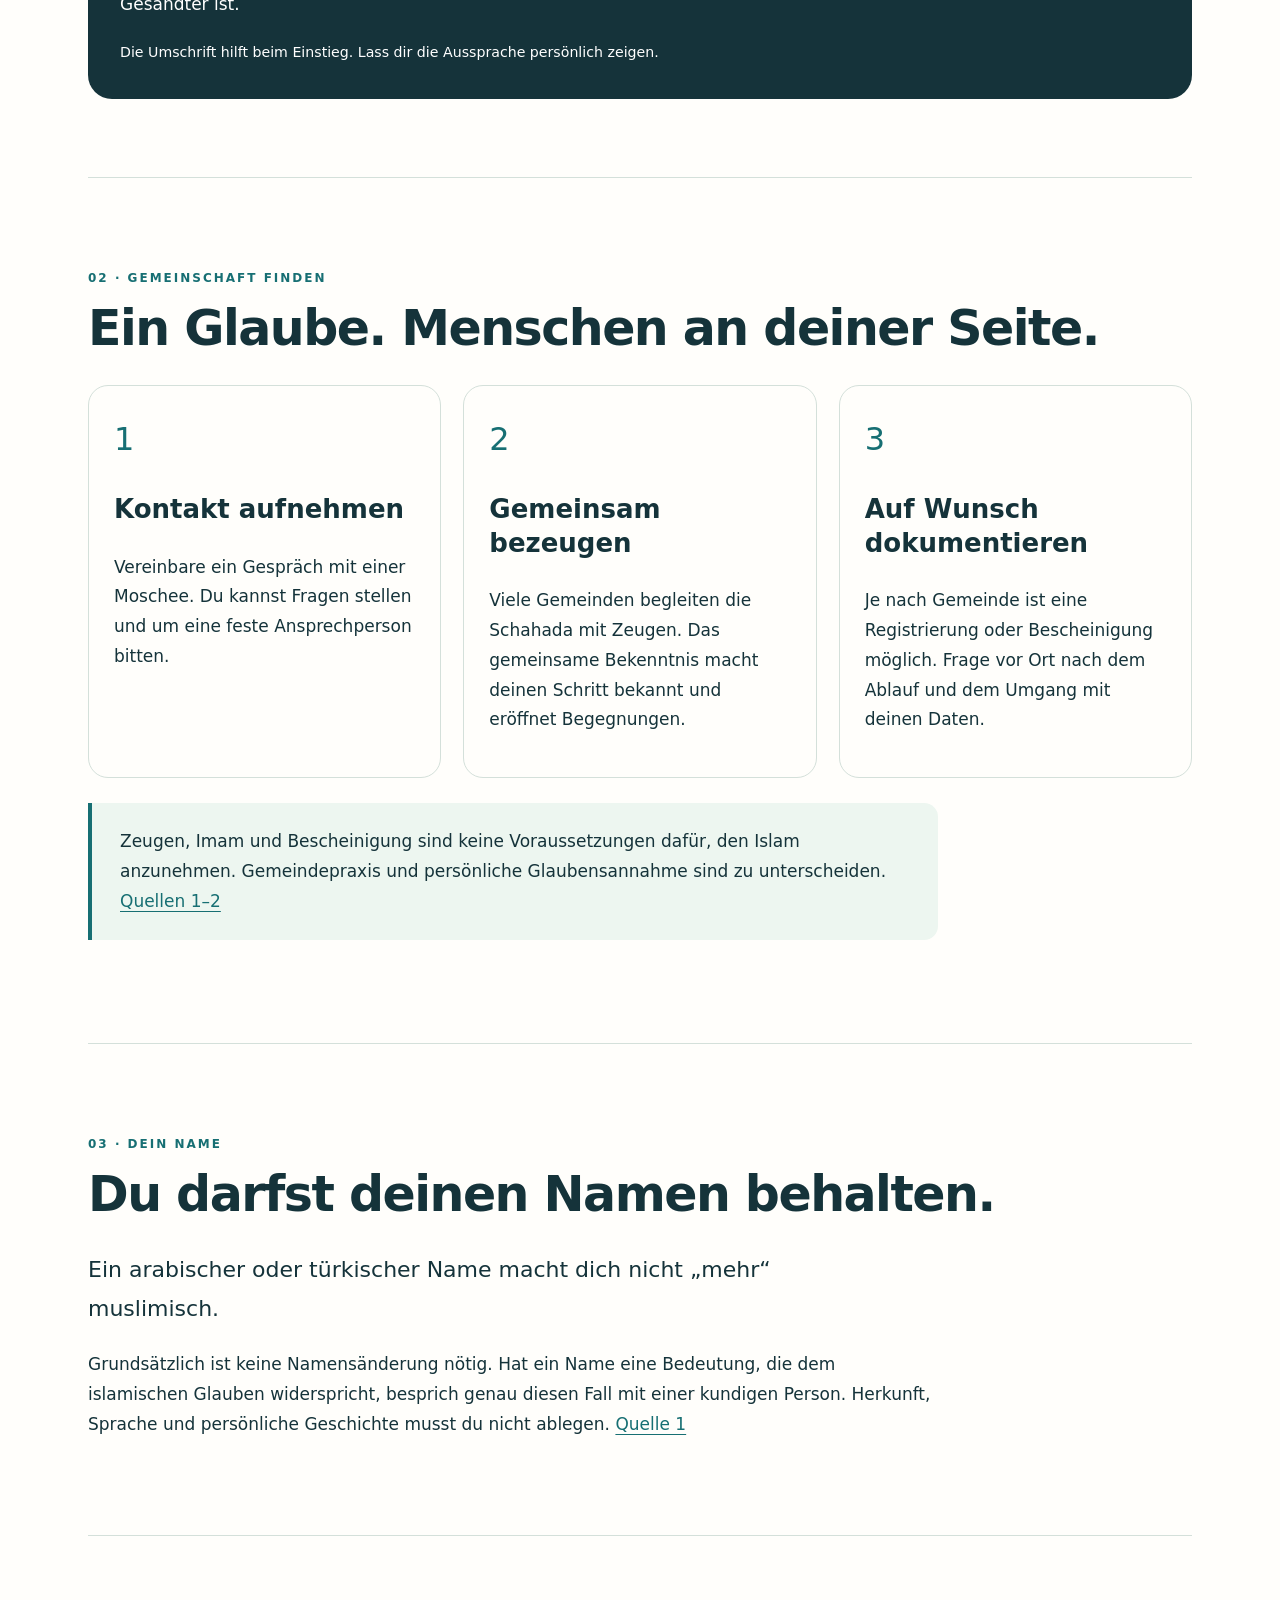
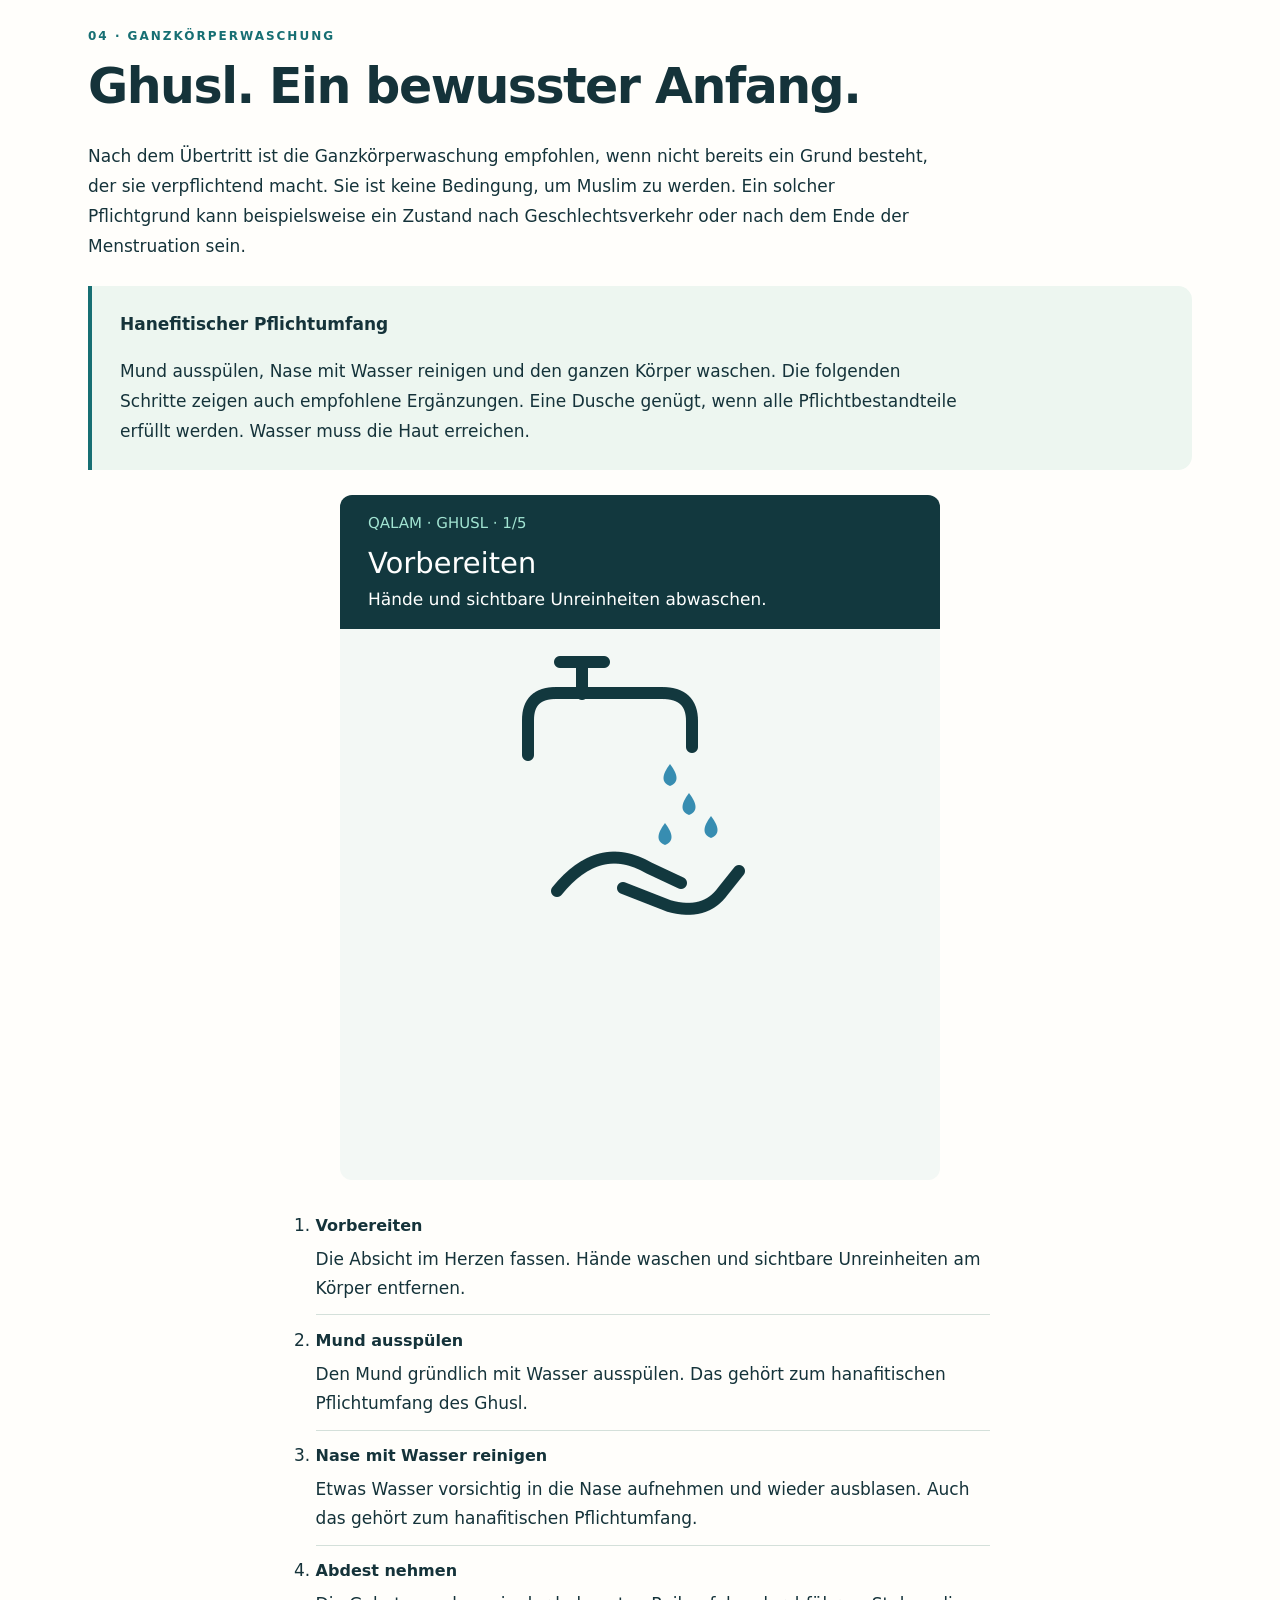
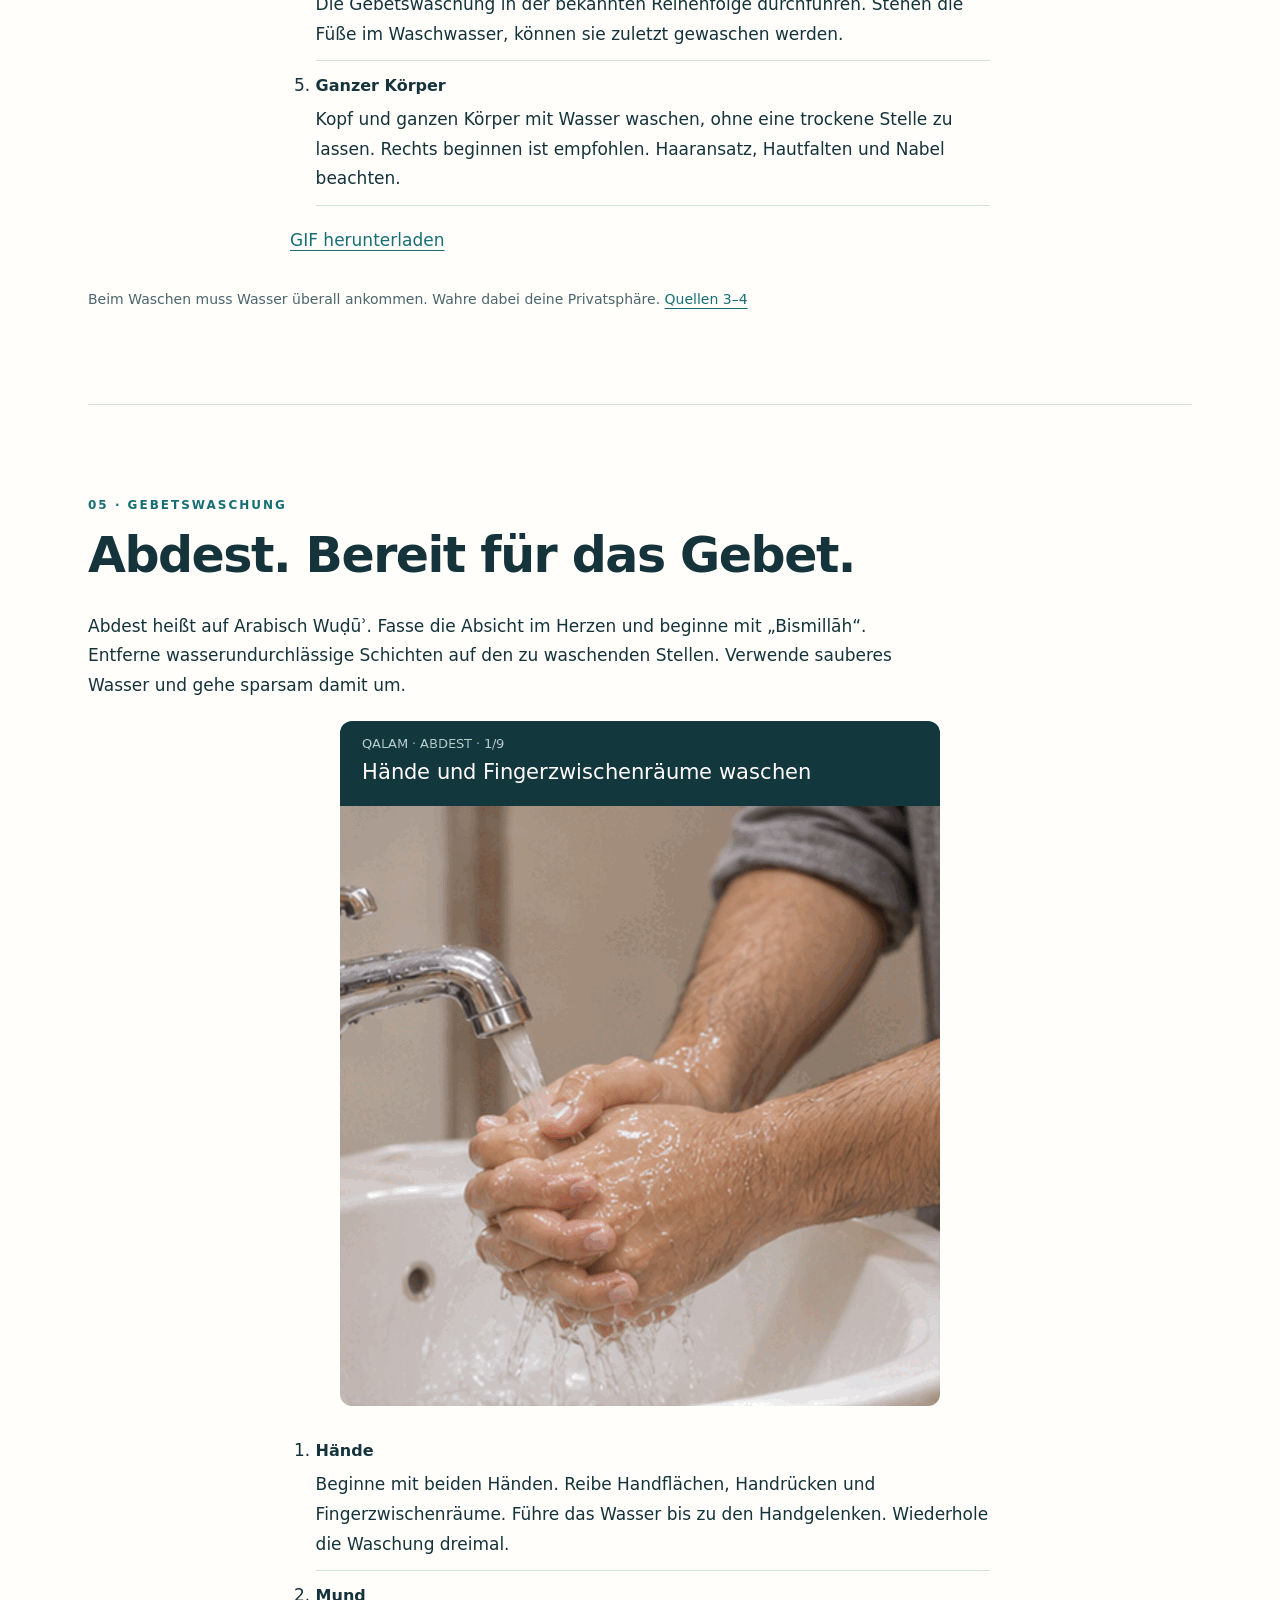
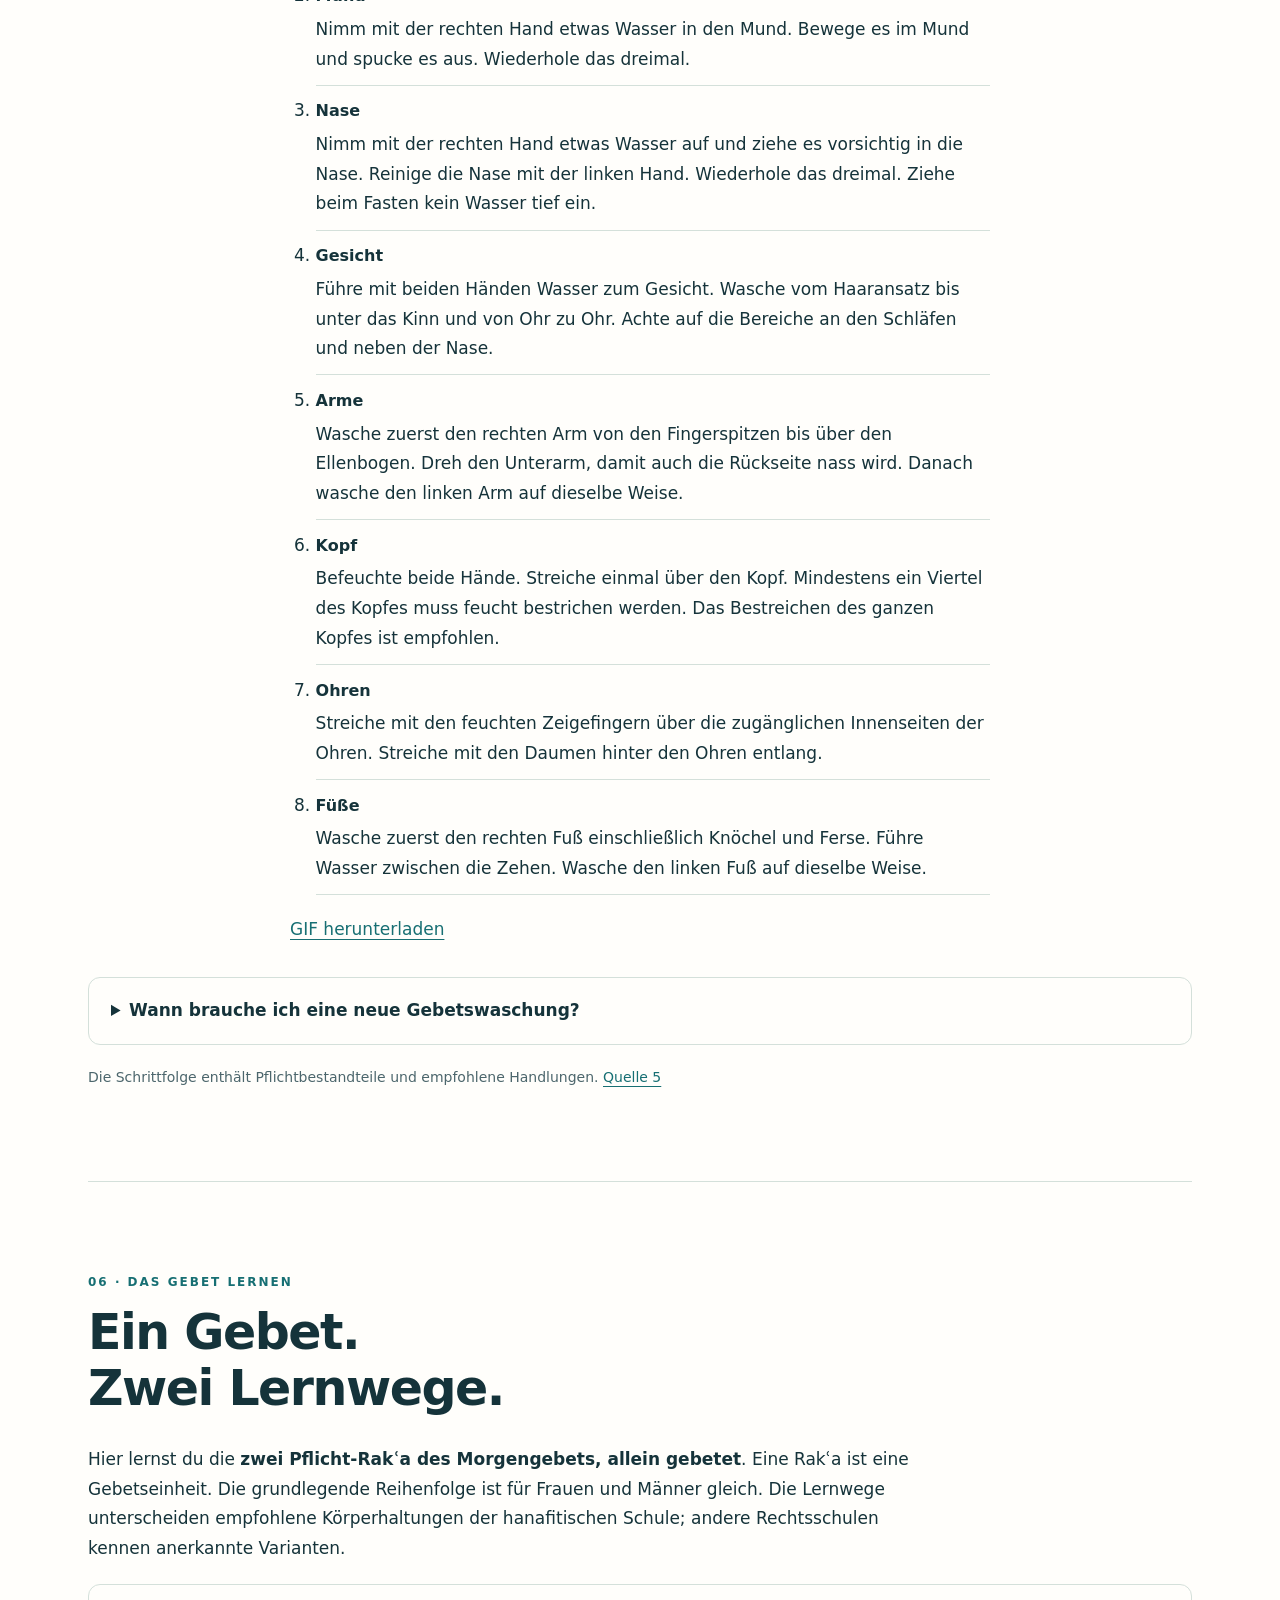
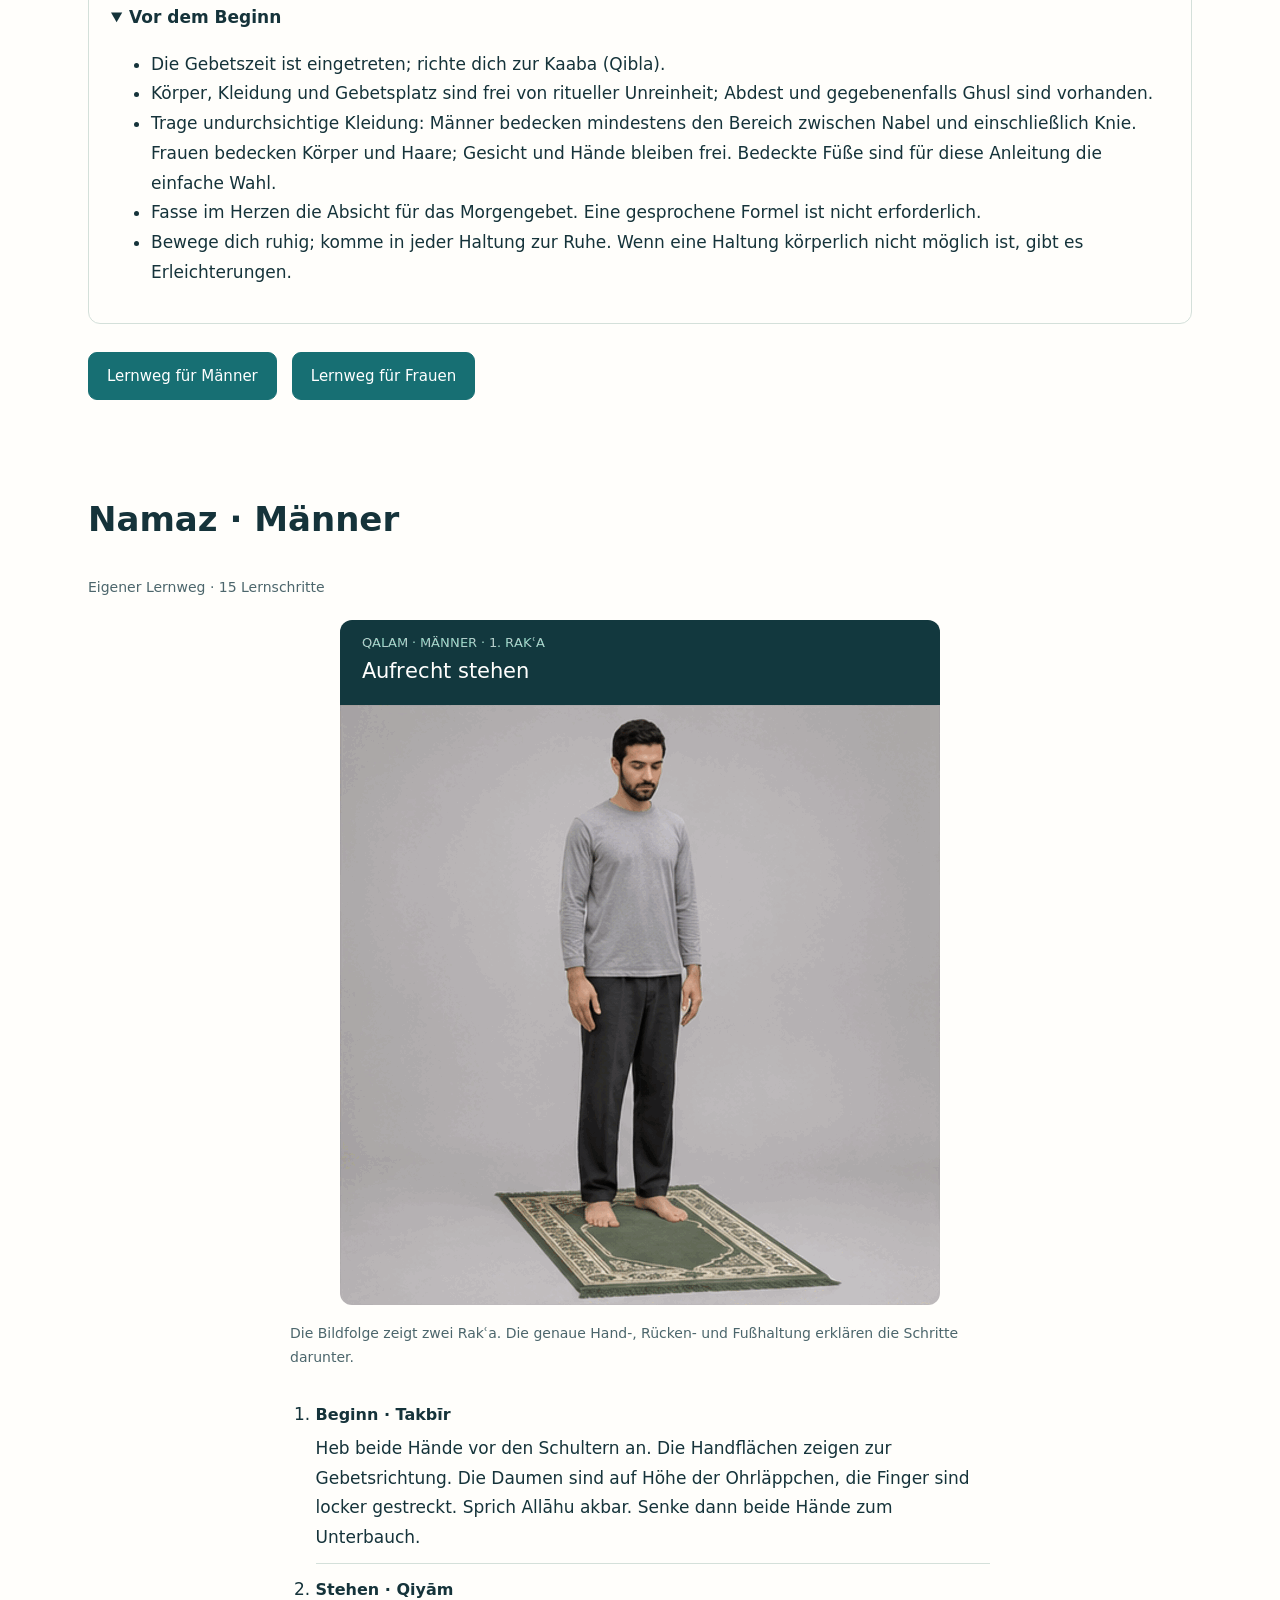
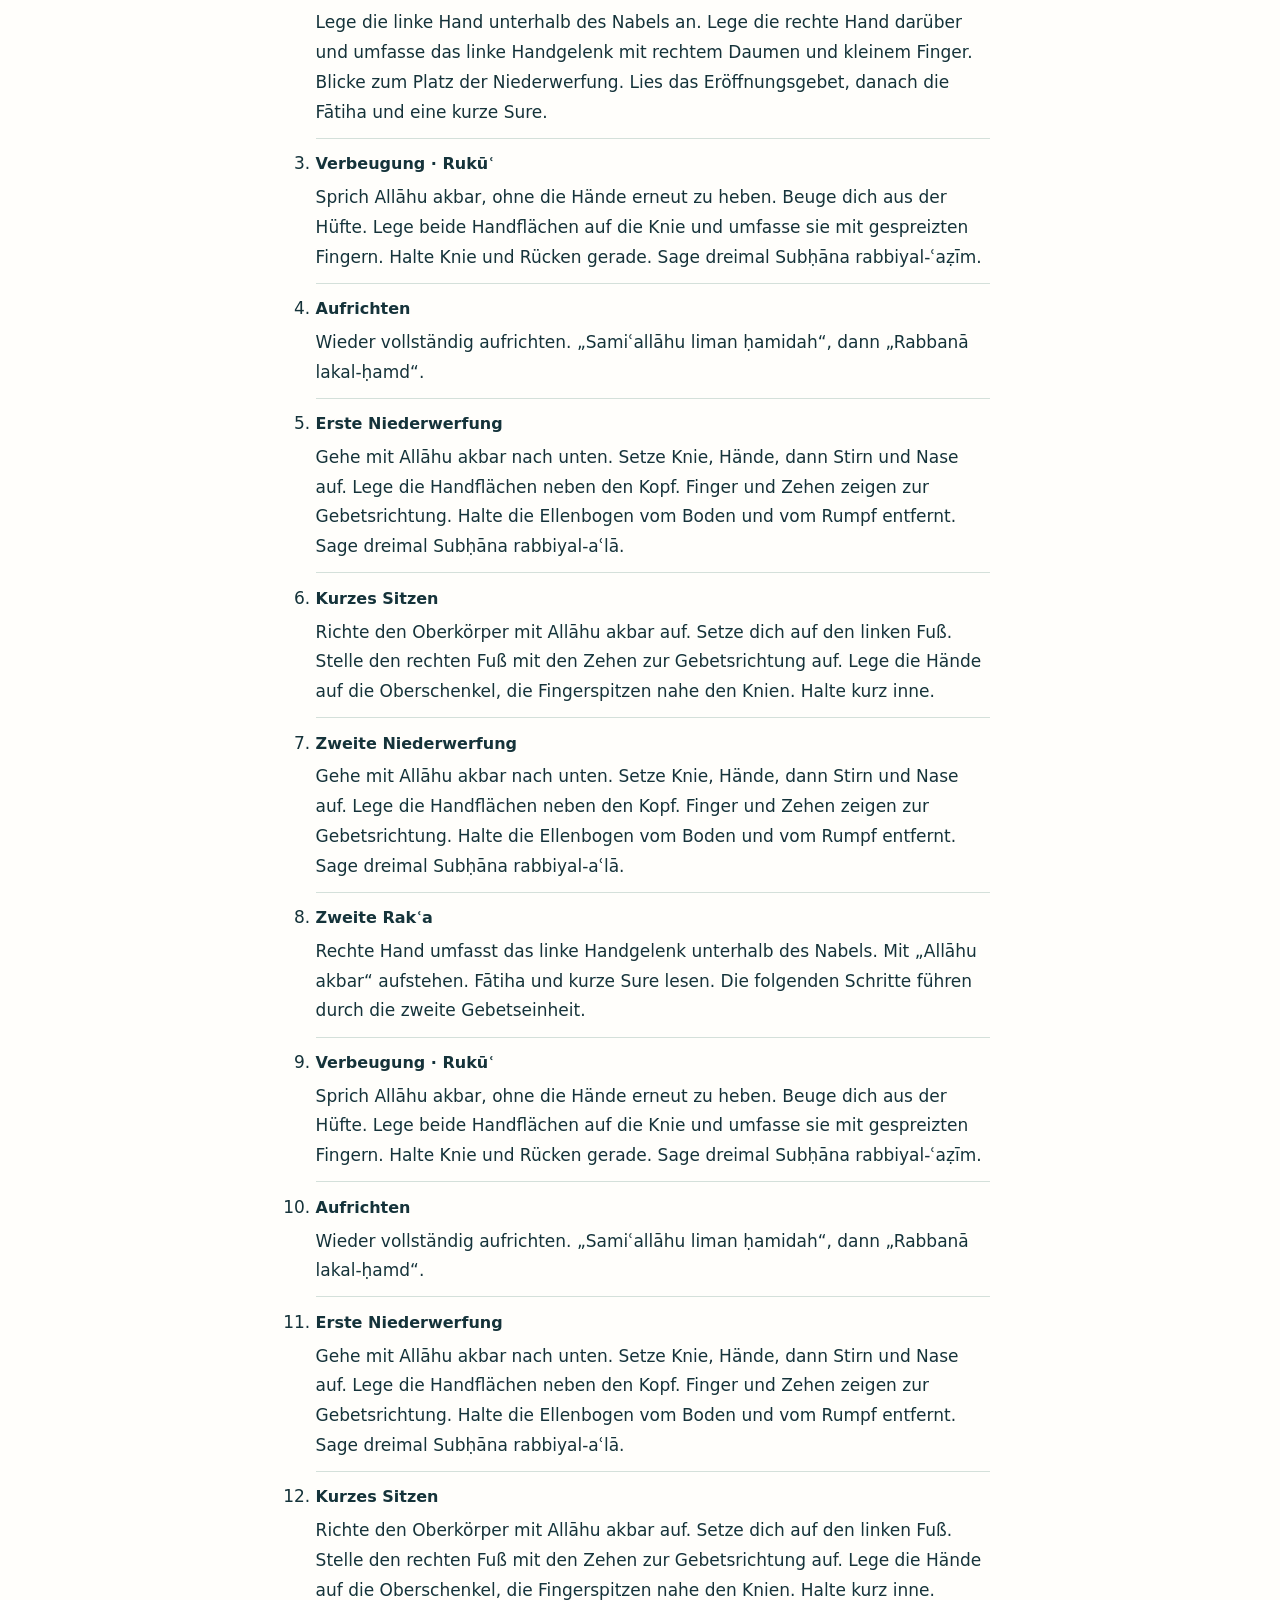
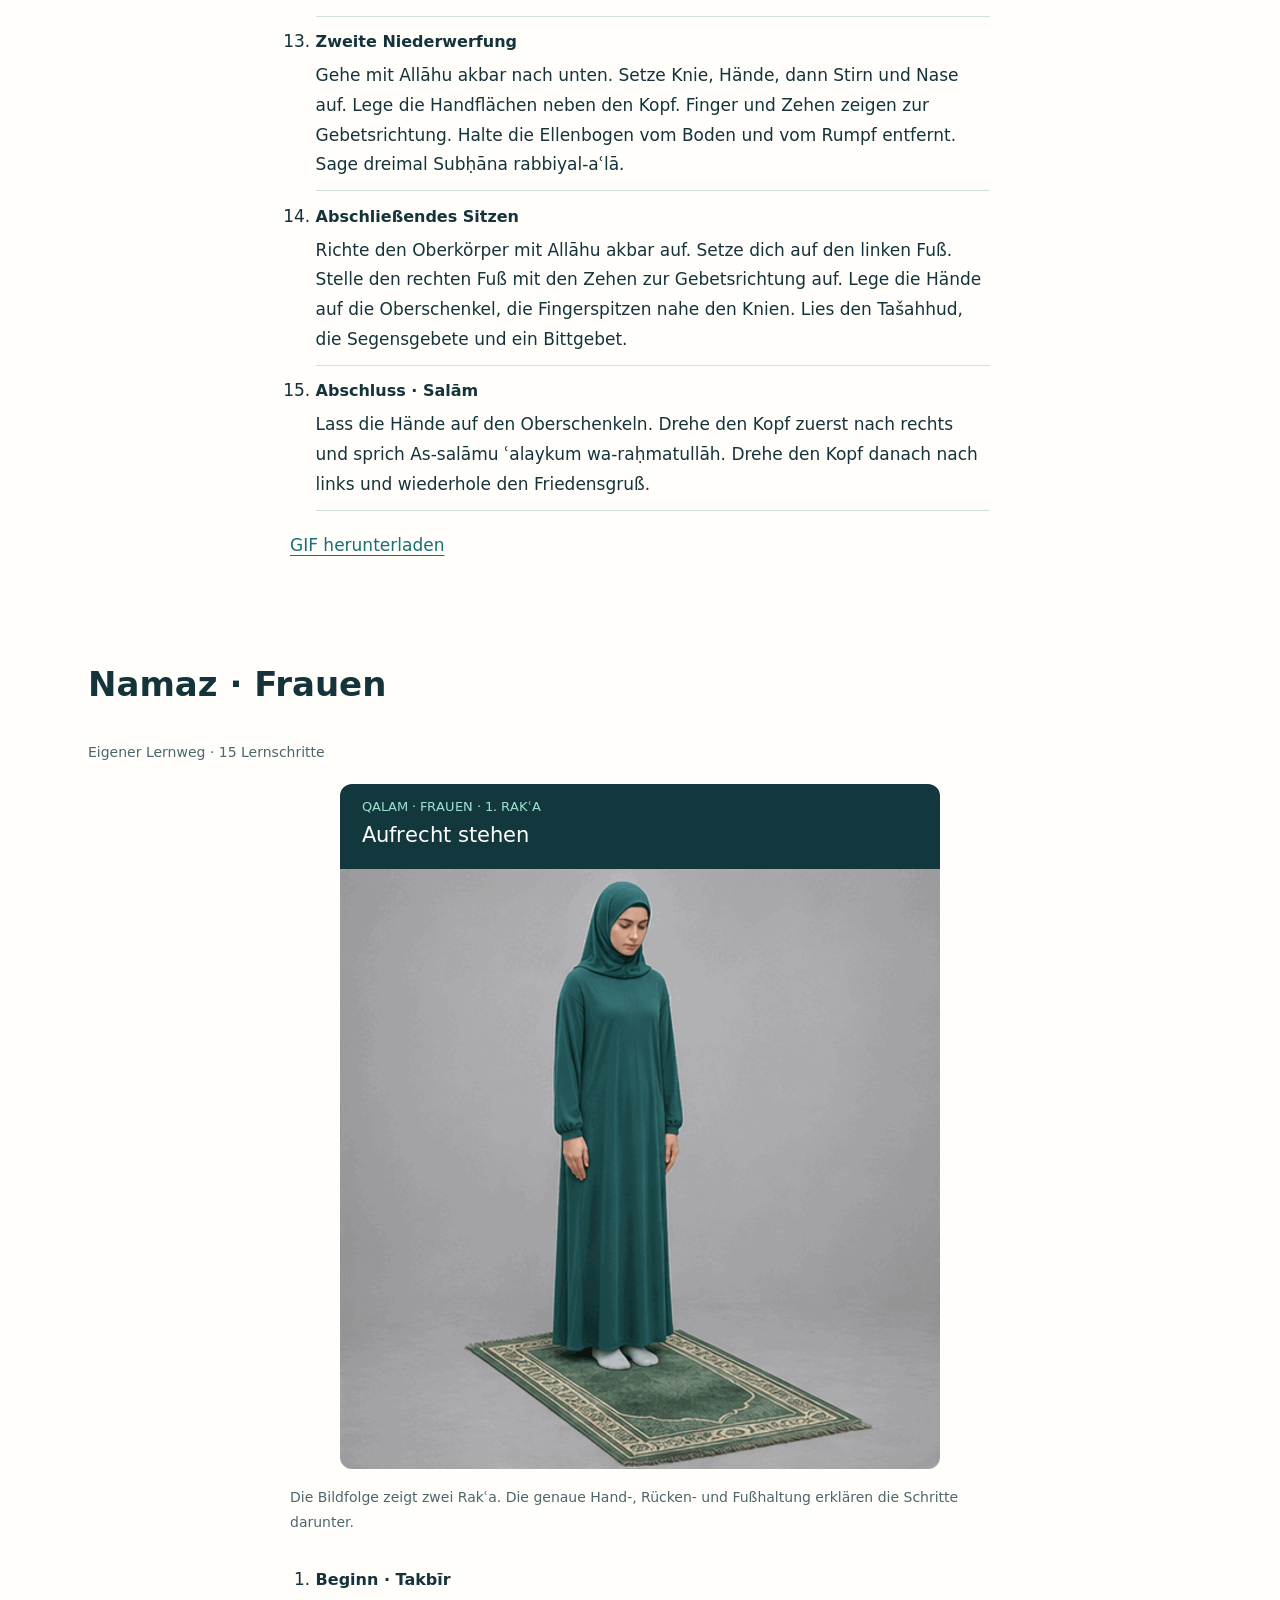
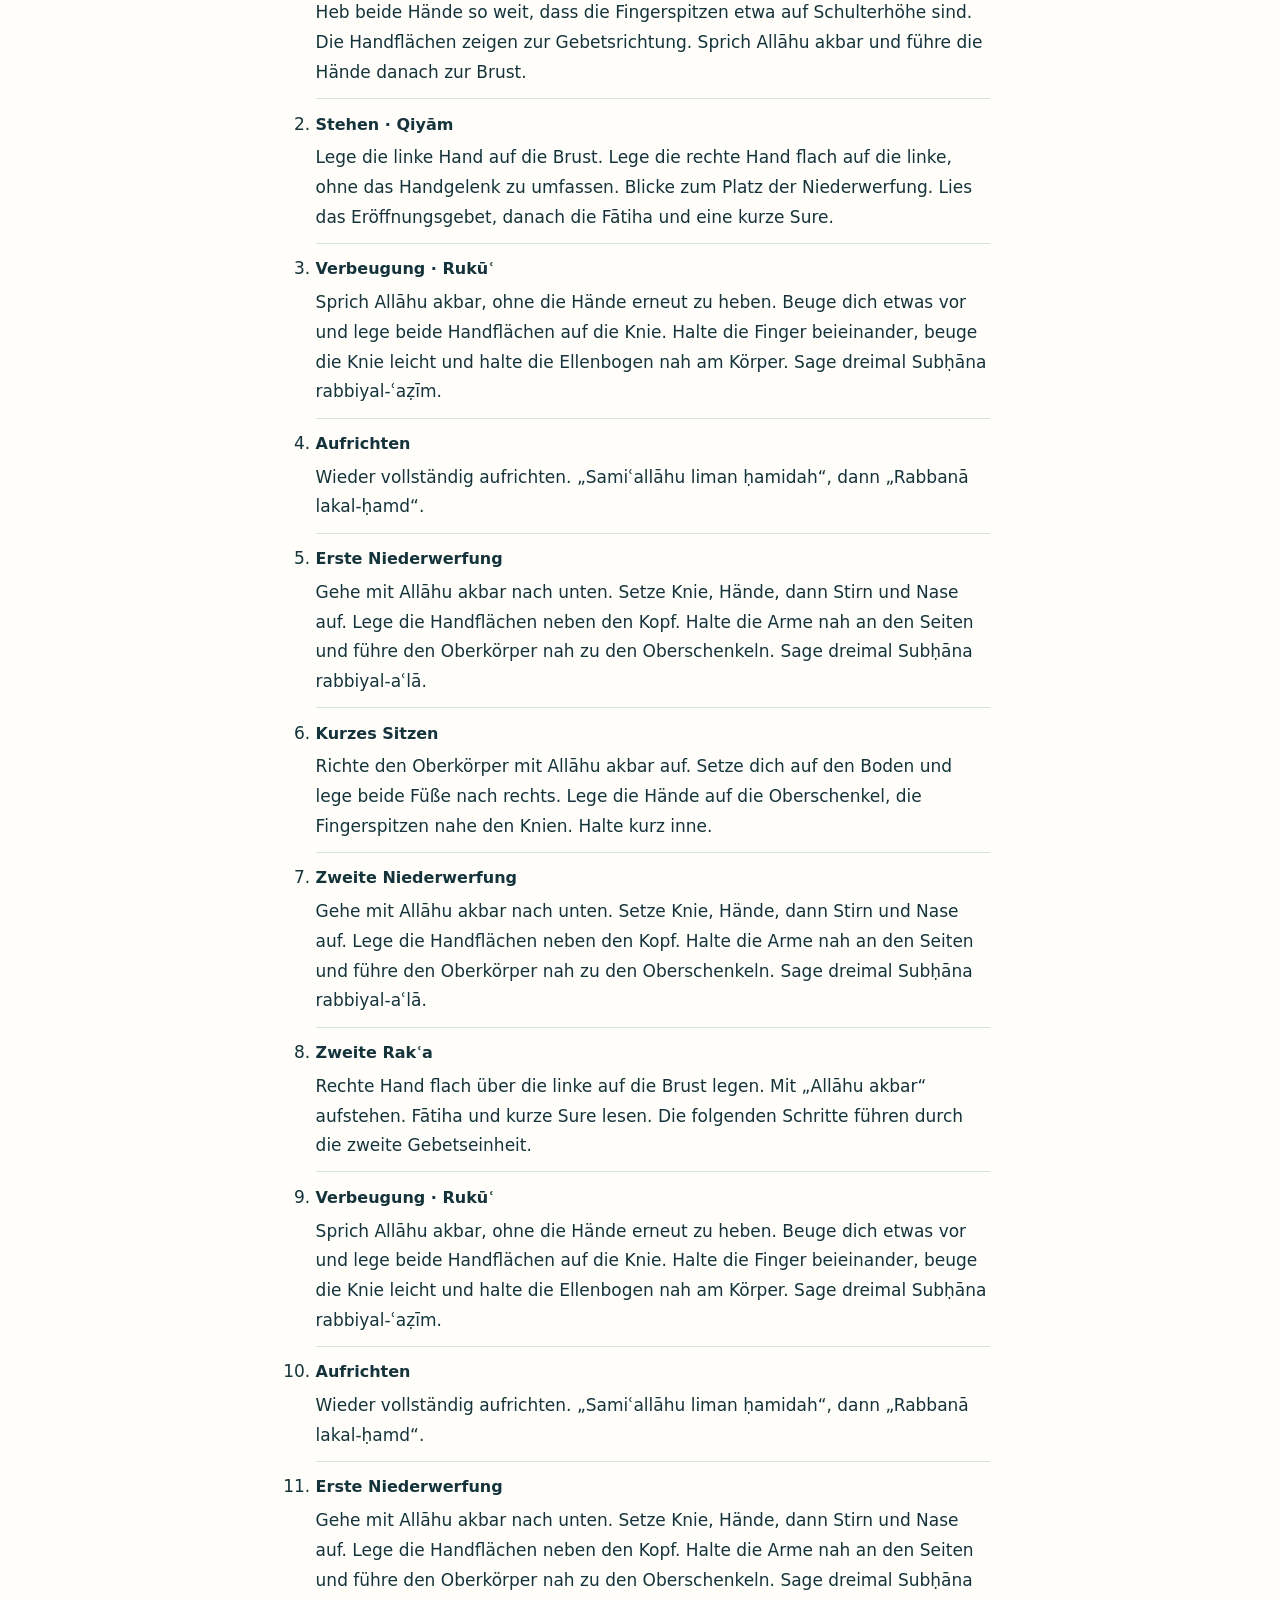
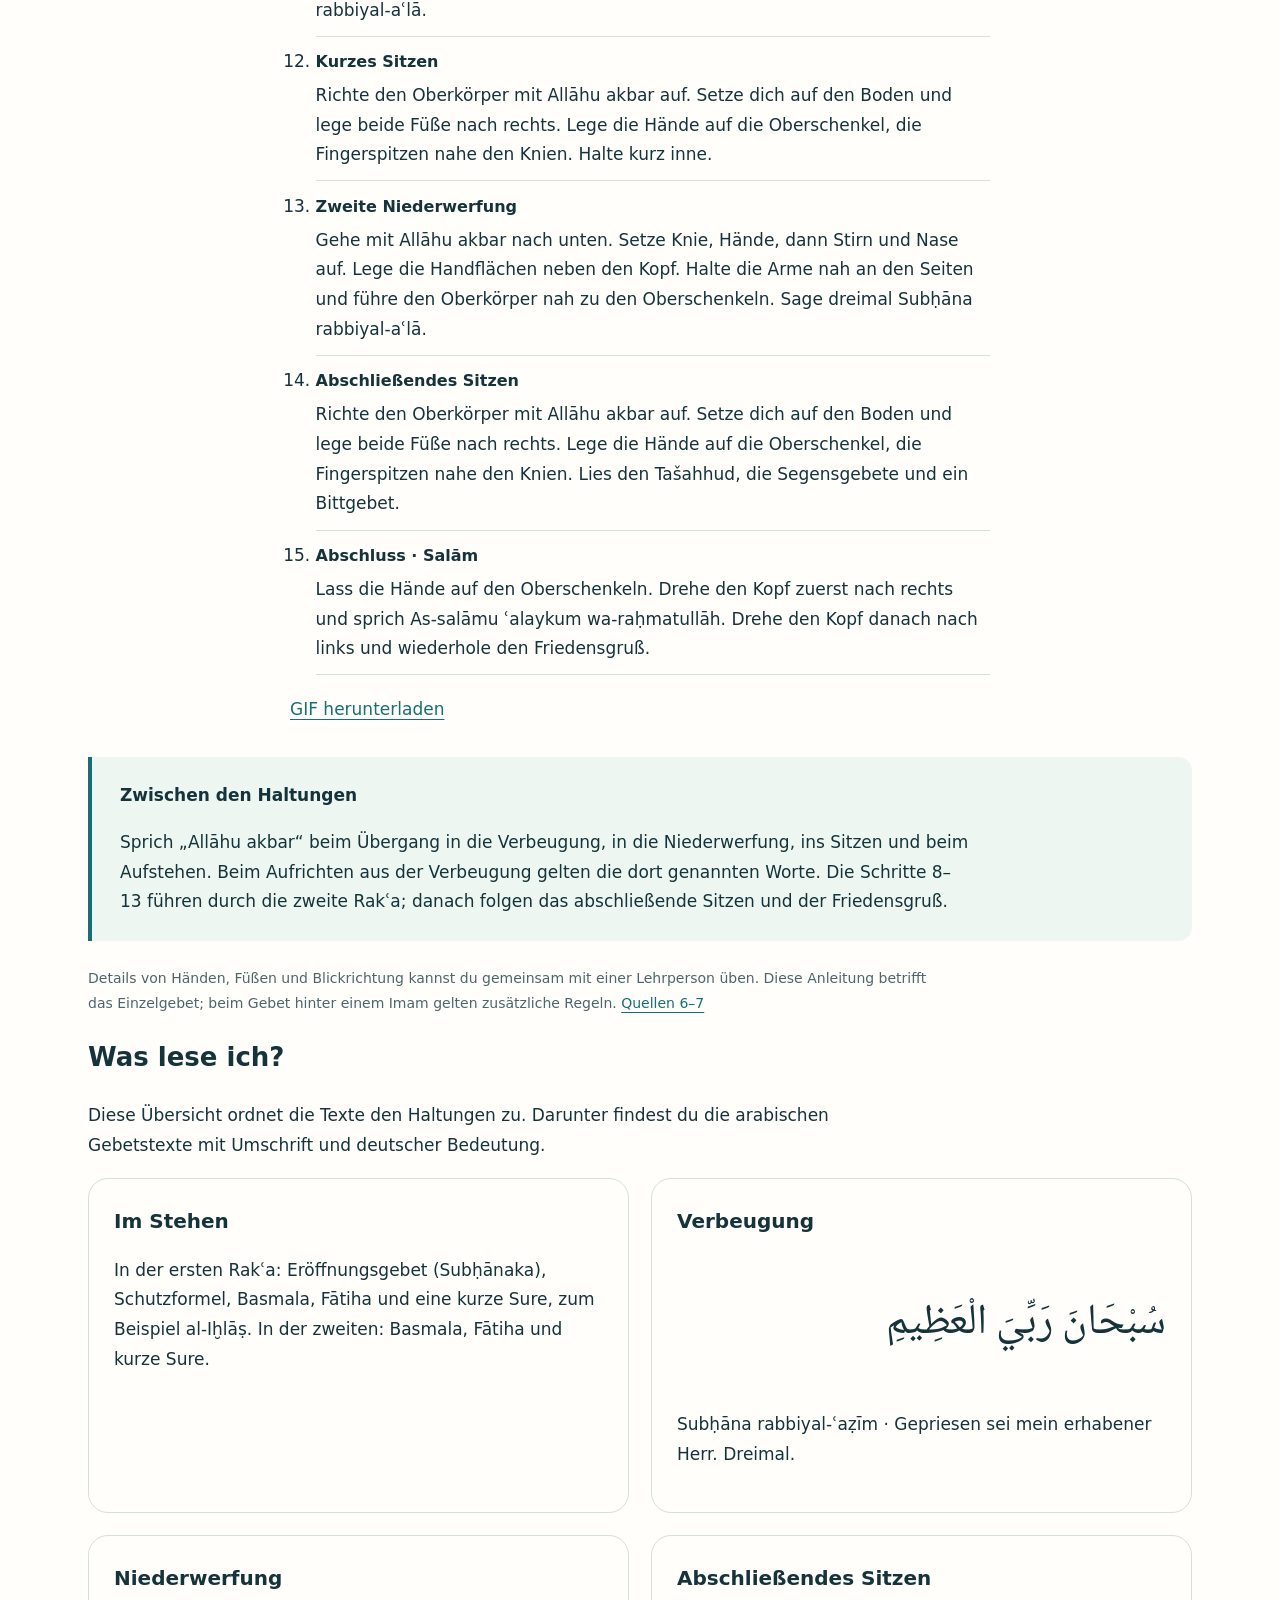
<file: neu-im-islam.html>
<!doctype html>
<html lang="de"><head><meta charset="utf-8"><meta name="viewport" content="width=device-width,initial-scale=1"><meta name="description" content="Neu im Islam: Glaube, Gemeinschaft, Ghusl, Gebetswaschung und das hanafitische Gebet – Schritt für Schritt, mit getrennten Lernwegen für Frauen und Männer."><title>Neu im Islam · Qalam Württemberg</title><link rel="icon" href="assets/qalam-icon.webp"><link rel="stylesheet" href="guide.css"><script src="guide-data.js" defer></script><script src="guide.js" defer></script><script src="guide-cms.js" defer></script></head><body>
<a class="skip" href="#inhalt">Zum Inhalt springen</a><header><a class="brand" href="index.html"><img src="assets/qalam-icon.webp" width="42" height="42" alt=""><span>Qalam<small>WÜRTTEMBERG</small></span></a><a href="index.html">Zur Akademie</a></header>
<main id="inhalt"><section class="intro"><p class="eyebrow" data-cms-text="einstieg.text_01">DEIN EINSTIEG · DEIN TEMPO</p><h1><span data-cms-text="einstieg.text_02">Neu im Islam.</span><br><em data-cms-text="einstieg.text_03">Du bist willkommen.</em></h1><p class="lead" data-cms-text="einstieg.text_04">Ein Anfang muss nicht perfekt sein. Hier findest du Orientierung für deinen Glauben und eine Einführung in Reinigung und Gebet.</p><div class="pills"><span>Auf Deutsch</span><span>Hanafitische Praxis</span><span>Schritt für Schritt</span></div></section>
<nav class="chapters" aria-label="Kapitel"><a href="#glaube">01 Glaube</a><a href="#gemeinschaft">02 Gemeinschaft</a><a href="#name">03 Dein Name</a><a href="#ghusl">04 Ghusl</a><a href="#wudu">05 Abdest</a><a href="#gebet">06 Gebet</a></nav>
<section id="glaube"><p class="eyebrow" data-cms-text="glaube.text_01">01 · MUSLIM WERDEN</p><h2 data-cms-text="glaube.text_02">Ein bewusster Schritt.</h2><div class="cols"><div><p data-cms-text="glaube.text_03">„Ihtidā“ bezeichnet die Hinwendung zum Islam. Im Mittelpunkt steht die aufrichtige Annahme des Glaubens: an Allah, den einen Gott, und an Muhammad als seinen Gesandten. Die Schahada bringt dieses Bekenntnis zum Ausdruck.</p><p data-cms-text="glaube.text_04">Du kannst auch allein Muslim werden. Eine Zeremonie, ein bestimmtes Gebäude oder ein Dokument verleihen deinem Glauben nicht erst Gültigkeit. Wenn du das Bekenntnis sprechen kannst, sprich es mit Überzeugung aus.</p></div><aside class="note"><strong data-cms-text="glaube.text_05">Du musst nicht alles schon wissen.</strong><p data-cms-text="glaube.text_06">Lernen, Fragen und Üben gehören zum Weg. Suche Menschen, die dir geduldig zuhören und dich beim Lernen begleiten.</p></aside></div><article class="shahada"><p class="eyebrow" data-cms-text="glaube.text_07">DAS GLAUBENSBEKENNTNIS</p><p lang="ar" dir="rtl" class="arabic" data-cms-text="glaube.text_08">أَشْهَدُ أَنْ لَا إِلٰهَ إِلَّا اللّٰهُ وَأَشْهَدُ أَنَّ مُحَمَّدًا رَسُولُ اللّٰهِ</p><p><strong data-cms-text="glaube.text_09">Ašhadu an lā ilāha illallāh, wa-ašhadu anna Muḥammadan rasūlullāh.</strong></p><p data-cms-text="glaube.text_10">Ich bezeuge, dass es keinen Gott außer Allah gibt, und ich bezeuge, dass Muhammad Allahs Gesandter ist.</p><small data-cms-text="glaube.text_11">Die Umschrift hilft beim Einstieg. Lass dir die Aussprache persönlich zeigen.</small></article></section>
<section id="gemeinschaft"><p class="eyebrow" data-cms-text="gemeinschaft.text_01">02 · GEMEINSCHAFT FINDEN</p><h2 data-cms-text="gemeinschaft.text_02">Ein Glaube. Menschen an deiner Seite.</h2><div class="three"><article><span class="num">1</span><h3 data-cms-text="gemeinschaft.text_03">Kontakt aufnehmen</h3><p data-cms-text="gemeinschaft.text_04">Vereinbare ein Gespräch mit einer Moschee. Du kannst Fragen stellen und um eine feste Ansprechperson bitten.</p></article><article><span class="num">2</span><h3 data-cms-text="gemeinschaft.text_05">Gemeinsam bezeugen</h3><p data-cms-text="gemeinschaft.text_06">Viele Gemeinden begleiten die Schahada mit Zeugen. Das gemeinsame Bekenntnis macht deinen Schritt bekannt und eröffnet Begegnungen.</p></article><article><span class="num">3</span><h3 data-cms-text="gemeinschaft.text_07">Auf Wunsch dokumentieren</h3><p data-cms-text="gemeinschaft.text_08">Je nach Gemeinde ist eine Registrierung oder Bescheinigung möglich. Frage vor Ort nach dem Ablauf und dem Umgang mit deinen Daten.</p></article></div><p class="note"><span data-cms-text="gemeinschaft.text_09">Zeugen, Imam und Bescheinigung sind keine Voraussetzungen dafür, den Islam anzunehmen. Gemeindepraxis und persönliche Glaubensannahme sind zu unterscheiden.</span> <a href="#quellen" data-cms-text="gemeinschaft.text_10">Quellen 1–2</a></p></section>
<section id="name"><p class="eyebrow" data-cms-text="name.text_01">03 · DEIN NAME</p><h2 data-cms-text="name.text_02">Du darfst deinen Namen behalten.</h2><p class="lead" data-cms-text="name.text_03">Ein arabischer oder türkischer Name macht dich nicht „mehr“ muslimisch.</p><p><span data-cms-text="name.text_04">Grundsätzlich ist keine Namensänderung nötig. Hat ein Name eine Bedeutung, die dem islamischen Glauben widerspricht, besprich genau diesen Fall mit einer kundigen Person. Herkunft, Sprache und persönliche Geschichte musst du nicht ablegen.</span> <a href="#quellen" data-cms-text="name.text_05">Quelle 1</a></p></section>
<section id="ghusl"><p class="eyebrow" data-cms-text="ghusl.text_01">04 · GANZKÖRPERWASCHUNG</p><h2 data-cms-text="ghusl.text_02">Ghusl. Ein bewusster Anfang.</h2><p data-cms-text="ghusl.text_03">Nach dem Übertritt ist die Ganzkörperwaschung empfohlen, wenn nicht bereits ein Grund besteht, der sie verpflichtend macht. Sie ist keine Bedingung, um Muslim zu werden. Ein solcher Pflichtgrund kann beispielsweise ein Zustand nach Geschlechtsverkehr oder nach dem Ende der Menstruation sein.</p><div class="note"><strong data-cms-text="ghusl.text_04">Hanefitischer Pflichtumfang</strong><p data-cms-text="ghusl.text_05">Mund ausspülen, Nase mit Wasser reinigen und den ganzen Körper waschen. Die folgenden Schritte zeigen auch empfohlene Ergänzungen. Eine Dusche genügt, wenn alle Pflichtbestandteile erfüllt werden. Wasser muss die Haut erreichen.</p></div><div class="guide-sequence">
<div class="animation-frame"><img src="./Qalam-Gusul.gif" width="600" height="685" loading="lazy" decoding="async" alt="Ghusl in fünf Schritten mit neutralen Strichfiguren: vorbereiten, Mund ausspülen, Nase reinigen, Abdest nehmen und den ganzen Körper waschen."></div>
<ol class="guide-sequence-steps"><li><h4 data-cms-text="ghusl.text_06">Vorbereiten</h4><p data-cms-text="ghusl.text_07">Die Absicht im Herzen fassen. Hände waschen und sichtbare Unreinheiten am Körper entfernen.</p></li><li><h4 data-cms-text="ghusl.text_08">Mund ausspülen</h4><p data-cms-text="ghusl.text_09">Den Mund gründlich mit Wasser ausspülen. Das gehört zum hanafitischen Pflichtumfang des Ghusl.</p></li><li><h4 data-cms-text="ghusl.text_10">Nase mit Wasser reinigen</h4><p data-cms-text="ghusl.text_11">Etwas Wasser vorsichtig in die Nase aufnehmen und wieder ausblasen. Auch das gehört zum hanafitischen Pflichtumfang.</p></li><li><h4 data-cms-text="ghusl.text_12">Abdest nehmen</h4><p data-cms-text="ghusl.text_13">Die Gebetswaschung in der bekannten Reihenfolge durchführen. Stehen die Füße im Waschwasser, können sie zuletzt gewaschen werden.</p></li><li><h4 data-cms-text="ghusl.text_14">Ganzer Körper</h4><p data-cms-text="ghusl.text_15">Kopf und ganzen Körper mit Wasser waschen, ohne eine trockene Stelle zu lassen. Rechts beginnen ist empfohlen. Haaransatz, Hautfalten und Nabel beachten.</p></li></ol>
<a href="Qalam-Gusul.gif" download>GIF herunterladen</a>
</div><p class="caption"><span data-cms-text="ghusl.text_16">Beim Waschen muss Wasser überall ankommen. Wahre dabei deine Privatsphäre.</span> <a href="#quellen" data-cms-text="ghusl.text_17">Quellen 3–4</a></p></section>
<section id="wudu"><p class="eyebrow" data-cms-text="wudu.text_01">05 · GEBETSWASCHUNG</p><h2 data-cms-text="wudu.text_02">Abdest. Bereit für das Gebet.</h2><p data-cms-text="wudu.text_03">Abdest heißt auf Arabisch Wuḍūʾ. Fasse die Absicht im Herzen und beginne mit „Bismillāh“. Entferne wasserundurchlässige Schichten auf den zu waschenden Stellen. Verwende sauberes Wasser und gehe sparsam damit um.</p><div class="guide-sequence">
<div class="animation-frame"><img src="./Qalam-Abdest.gif" alt="Neun Bilder zur Gebetswaschung, von den Händen bis zu den Füßen." width="600" height="685" loading="lazy" decoding="async"></div>

<ol class="guide-sequence-steps"><li><h4 data-cms-text="wudu.text_04">Hände</h4><p data-cms-text="wudu.text_05">Beginne mit beiden Händen. Reibe Handflächen, Handrücken und Fingerzwischenräume. Führe das Wasser bis zu den Handgelenken. Wiederhole die Waschung dreimal.</p></li><li><h4 data-cms-text="wudu.text_06">Mund</h4><p data-cms-text="wudu.text_07">Nimm mit der rechten Hand etwas Wasser in den Mund. Bewege es im Mund und spucke es aus. Wiederhole das dreimal.</p></li><li><h4 data-cms-text="wudu.text_08">Nase</h4><p data-cms-text="wudu.text_09">Nimm mit der rechten Hand etwas Wasser auf und ziehe es vorsichtig in die Nase. Reinige die Nase mit der linken Hand. Wiederhole das dreimal. Ziehe beim Fasten kein Wasser tief ein.</p></li><li><h4 data-cms-text="wudu.text_10">Gesicht</h4><p data-cms-text="wudu.text_11">Führe mit beiden Händen Wasser zum Gesicht. Wasche vom Haaransatz bis unter das Kinn und von Ohr zu Ohr. Achte auf die Bereiche an den Schläfen und neben der Nase.</p></li><li><h4 data-cms-text="wudu.text_12">Arme</h4><p data-cms-text="wudu.text_13">Wasche zuerst den rechten Arm von den Fingerspitzen bis über den Ellenbogen. Dreh den Unterarm, damit auch die Rückseite nass wird. Danach wasche den linken Arm auf dieselbe Weise.</p></li><li><h4 data-cms-text="wudu.text_14">Kopf</h4><p data-cms-text="wudu.text_15">Befeuchte beide Hände. Streiche einmal über den Kopf. Mindestens ein Viertel des Kopfes muss feucht bestrichen werden. Das Bestreichen des ganzen Kopfes ist empfohlen.</p></li><li><h4 data-cms-text="wudu.text_16">Ohren</h4><p data-cms-text="wudu.text_17">Streiche mit den feuchten Zeigefingern über die zugänglichen Innenseiten der Ohren. Streiche mit den Daumen hinter den Ohren entlang.</p></li><li><h4 data-cms-text="wudu.text_18">Füße</h4><p data-cms-text="wudu.text_19">Wasche zuerst den rechten Fuß einschließlich Knöchel und Ferse. Führe Wasser zwischen die Zehen. Wasche den linken Fuß auf dieselbe Weise.</p></li></ol>
<a href="Qalam-Abdest.gif" download>GIF herunterladen</a>
</div><details><summary data-cms-text="wudu.text_20">Wann brauche ich eine neue Gebetswaschung?</summary><p data-cms-text="wudu.text_21">Zum Beispiel nach dem Toilettengang, nach Windabgang oder Bewusstlosigkeit. Nach hanafitischer Lehre gehören auch fließendes Blut und mundvolles Erbrechen dazu. Bei Schlaf kommt es auf die Körperhaltung an; frage bei Unsicherheit nach. Nicht jeder Zweifel hebt eine sichere Waschung auf.</p></details><p class="caption"><span data-cms-text="wudu.text_22">Die Schrittfolge enthält Pflichtbestandteile und empfohlene Handlungen.</span> <a href="#quellen" data-cms-text="wudu.text_23">Quelle 5</a></p></section>
<section id="gebet"><p class="eyebrow" data-cms-text="gebet.text_01">06 · DAS GEBET LERNEN</p><h2><span data-cms-text="gebet.text_02">Ein Gebet.</span><br><span data-cms-text="gebet.text_03">Zwei Lernwege.</span></h2><p><span data-cms-text="gebet.text_04">Hier lernst du die</span> <strong data-cms-text="gebet.text_05">zwei Pflicht-Rakʿa des Morgengebets, allein gebetet</strong><span data-cms-text="gebet.text_06">. Eine Rakʿa ist eine Gebetseinheit. Die grundlegende Reihenfolge ist für Frauen und Männer gleich. Die Lernwege unterscheiden empfohlene Körperhaltungen der hanafitischen Schule; andere Rechtsschulen kennen anerkannte Varianten.</span></p><details open><summary data-cms-text="gebet.text_07">Vor dem Beginn</summary><ul><li data-cms-text="gebet.text_08">Die Gebetszeit ist eingetreten; richte dich zur Kaaba (Qibla).</li><li data-cms-text="gebet.text_09">Körper, Kleidung und Gebetsplatz sind frei von ritueller Unreinheit; Abdest und gegebenenfalls Ghusl sind vorhanden.</li><li data-cms-text="gebet.text_10">Trage undurchsichtige Kleidung: Männer bedecken mindestens den Bereich zwischen Nabel und einschließlich Knie. Frauen bedecken Körper und Haare; Gesicht und Hände bleiben frei. Bedeckte Füße sind für diese Anleitung die einfache Wahl.</li><li data-cms-text="gebet.text_11">Fasse im Herzen die Absicht für das Morgengebet. Eine gesprochene Formel ist nicht erforderlich.</li><li data-cms-text="gebet.text_12">Bewege dich ruhig; komme in jeder Haltung zur Ruhe. Wenn eine Haltung körperlich nicht möglich ist, gibt es Erleichterungen.</li></ul></details><div class="paths"><a href="#maenner">Lernweg für Männer</a><a href="#frauen">Lernweg für Frauen</a></div><div id="maenner" class="prayer-path"><h3 data-cms-text="maenner.text_01">Namaz · Männer</h3><p class="caption" data-cms-text="maenner.text_02">Eigener Lernweg · 15 Lernschritte</p><div class="guide-sequence">
<div class="animation-frame"><img src="./Qalam-Namaz-Erkek-Komplett.gif" alt="Bildfolge für Männer: zwei Rakʿa vom ersten Takbīr bis zum Friedensgruß." width="600" height="685" loading="lazy" decoding="async"></div>
<p class="caption" data-cms-text="maenner.text_03">Die Bildfolge zeigt zwei Rakʿa. Die genaue Hand-, Rücken- und Fußhaltung erklären die Schritte darunter.</p>
<ol class="guide-sequence-steps"><li><h4 data-cms-text="maenner.text_04">Beginn · Takbīr</h4><p data-cms-text="maenner.text_05">Heb beide Hände vor den Schultern an. Die Handflächen zeigen zur Gebetsrichtung. Die Daumen sind auf Höhe der Ohrläppchen, die Finger sind locker gestreckt. Sprich Allāhu akbar. Senke dann beide Hände zum Unterbauch.</p></li><li><h4 data-cms-text="maenner.text_06">Stehen · Qiyām</h4><p data-cms-text="maenner.text_07">Lege die linke Hand unterhalb des Nabels an. Lege die rechte Hand darüber und umfasse das linke Handgelenk mit rechtem Daumen und kleinem Finger. Blicke zum Platz der Niederwerfung. Lies das Eröffnungsgebet, danach die Fātiha und eine kurze Sure.</p></li><li><h4 data-cms-text="maenner.text_08">Verbeugung · Rukūʿ</h4><p data-cms-text="maenner.text_09">Sprich Allāhu akbar, ohne die Hände erneut zu heben. Beuge dich aus der Hüfte. Lege beide Handflächen auf die Knie und umfasse sie mit gespreizten Fingern. Halte Knie und Rücken gerade. Sage dreimal Subḥāna rabbiyal-ʿaẓīm.</p></li><li><h4 data-cms-text="maenner.text_10">Aufrichten</h4><p data-cms-text="maenner.text_11">Wieder vollständig aufrichten. „Samiʿallāhu liman ḥamidah“, dann „Rabbanā lakal-ḥamd“.</p></li><li><h4 data-cms-text="maenner.text_12">Erste Niederwerfung</h4><p data-cms-text="maenner.text_13">Gehe mit Allāhu akbar nach unten. Setze Knie, Hände, dann Stirn und Nase auf. Lege die Handflächen neben den Kopf. Finger und Zehen zeigen zur Gebetsrichtung. Halte die Ellenbogen vom Boden und vom Rumpf entfernt. Sage dreimal Subḥāna rabbiyal-aʿlā.</p></li><li><h4 data-cms-text="maenner.text_14">Kurzes Sitzen</h4><p data-cms-text="maenner.text_15">Richte den Oberkörper mit Allāhu akbar auf. Setze dich auf den linken Fuß. Stelle den rechten Fuß mit den Zehen zur Gebetsrichtung auf. Lege die Hände auf die Oberschenkel, die Fingerspitzen nahe den Knien. Halte kurz inne.</p></li><li><h4 data-cms-text="maenner.text_16">Zweite Niederwerfung</h4><p data-cms-text="maenner.text_17">Gehe mit Allāhu akbar nach unten. Setze Knie, Hände, dann Stirn und Nase auf. Lege die Handflächen neben den Kopf. Finger und Zehen zeigen zur Gebetsrichtung. Halte die Ellenbogen vom Boden und vom Rumpf entfernt. Sage dreimal Subḥāna rabbiyal-aʿlā.</p></li><li><h4 data-cms-text="maenner.text_18">Zweite Rakʿa</h4><p data-cms-text="maenner.text_19">Rechte Hand umfasst das linke Handgelenk unterhalb des Nabels. Mit „Allāhu akbar“ aufstehen. Fātiha und kurze Sure lesen. Die folgenden Schritte führen durch die zweite Gebetseinheit.</p></li><li><h4 data-cms-text="maenner.text_20">Verbeugung · Rukūʿ</h4><p data-cms-text="maenner.text_21">Sprich Allāhu akbar, ohne die Hände erneut zu heben. Beuge dich aus der Hüfte. Lege beide Handflächen auf die Knie und umfasse sie mit gespreizten Fingern. Halte Knie und Rücken gerade. Sage dreimal Subḥāna rabbiyal-ʿaẓīm.</p></li><li><h4 data-cms-text="maenner.text_22">Aufrichten</h4><p data-cms-text="maenner.text_23">Wieder vollständig aufrichten. „Samiʿallāhu liman ḥamidah“, dann „Rabbanā lakal-ḥamd“.</p></li><li><h4 data-cms-text="maenner.text_24">Erste Niederwerfung</h4><p data-cms-text="maenner.text_25">Gehe mit Allāhu akbar nach unten. Setze Knie, Hände, dann Stirn und Nase auf. Lege die Handflächen neben den Kopf. Finger und Zehen zeigen zur Gebetsrichtung. Halte die Ellenbogen vom Boden und vom Rumpf entfernt. Sage dreimal Subḥāna rabbiyal-aʿlā.</p></li><li><h4 data-cms-text="maenner.text_26">Kurzes Sitzen</h4><p data-cms-text="maenner.text_27">Richte den Oberkörper mit Allāhu akbar auf. Setze dich auf den linken Fuß. Stelle den rechten Fuß mit den Zehen zur Gebetsrichtung auf. Lege die Hände auf die Oberschenkel, die Fingerspitzen nahe den Knien. Halte kurz inne.</p></li><li><h4 data-cms-text="maenner.text_28">Zweite Niederwerfung</h4><p data-cms-text="maenner.text_29">Gehe mit Allāhu akbar nach unten. Setze Knie, Hände, dann Stirn und Nase auf. Lege die Handflächen neben den Kopf. Finger und Zehen zeigen zur Gebetsrichtung. Halte die Ellenbogen vom Boden und vom Rumpf entfernt. Sage dreimal Subḥāna rabbiyal-aʿlā.</p></li><li><h4 data-cms-text="maenner.text_30">Abschließendes Sitzen</h4><p data-cms-text="maenner.text_31">Richte den Oberkörper mit Allāhu akbar auf. Setze dich auf den linken Fuß. Stelle den rechten Fuß mit den Zehen zur Gebetsrichtung auf. Lege die Hände auf die Oberschenkel, die Fingerspitzen nahe den Knien. Lies den Tašahhud, die Segensgebete und ein Bittgebet.</p></li><li><h4 data-cms-text="maenner.text_32">Abschluss · Salām</h4><p data-cms-text="maenner.text_33">Lass die Hände auf den Oberschenkeln. Drehe den Kopf zuerst nach rechts und sprich As-salāmu ʿalaykum wa-raḥmatullāh. Drehe den Kopf danach nach links und wiederhole den Friedensgruß.</p></li></ol>
<a href="Qalam-Namaz-Erkek-Komplett.gif" download>GIF herunterladen</a>
</div></div><div id="frauen" class="prayer-path"><h3 data-cms-text="frauen.text_01">Namaz · Frauen</h3><p class="caption" data-cms-text="frauen.text_02">Eigener Lernweg · 15 Lernschritte</p><div class="guide-sequence">
<div class="animation-frame"><img src="./Qalam-Namaz-Kadin-Komplett.gif" alt="Bildfolge für Frauen: zwei Rakʿa vom ersten Takbīr bis zum Friedensgruß." width="600" height="685" loading="lazy" decoding="async"></div>
<p class="caption" data-cms-text="frauen.text_03">Die Bildfolge zeigt zwei Rakʿa. Die genaue Hand-, Rücken- und Fußhaltung erklären die Schritte darunter.</p>
<ol class="guide-sequence-steps"><li><h4 data-cms-text="frauen.text_04">Beginn · Takbīr</h4><p data-cms-text="frauen.text_05">Heb beide Hände so weit, dass die Fingerspitzen etwa auf Schulterhöhe sind. Die Handflächen zeigen zur Gebetsrichtung. Sprich Allāhu akbar und führe die Hände danach zur Brust.</p></li><li><h4 data-cms-text="frauen.text_06">Stehen · Qiyām</h4><p data-cms-text="frauen.text_07">Lege die linke Hand auf die Brust. Lege die rechte Hand flach auf die linke, ohne das Handgelenk zu umfassen. Blicke zum Platz der Niederwerfung. Lies das Eröffnungsgebet, danach die Fātiha und eine kurze Sure.</p></li><li><h4 data-cms-text="frauen.text_08">Verbeugung · Rukūʿ</h4><p data-cms-text="frauen.text_09">Sprich Allāhu akbar, ohne die Hände erneut zu heben. Beuge dich etwas vor und lege beide Handflächen auf die Knie. Halte die Finger beieinander, beuge die Knie leicht und halte die Ellenbogen nah am Körper. Sage dreimal Subḥāna rabbiyal-ʿaẓīm.</p></li><li><h4 data-cms-text="frauen.text_10">Aufrichten</h4><p data-cms-text="frauen.text_11">Wieder vollständig aufrichten. „Samiʿallāhu liman ḥamidah“, dann „Rabbanā lakal-ḥamd“.</p></li><li><h4 data-cms-text="frauen.text_12">Erste Niederwerfung</h4><p data-cms-text="frauen.text_13">Gehe mit Allāhu akbar nach unten. Setze Knie, Hände, dann Stirn und Nase auf. Lege die Handflächen neben den Kopf. Halte die Arme nah an den Seiten und führe den Oberkörper nah zu den Oberschenkeln. Sage dreimal Subḥāna rabbiyal-aʿlā.</p></li><li><h4 data-cms-text="frauen.text_14">Kurzes Sitzen</h4><p data-cms-text="frauen.text_15">Richte den Oberkörper mit Allāhu akbar auf. Setze dich auf den Boden und lege beide Füße nach rechts. Lege die Hände auf die Oberschenkel, die Fingerspitzen nahe den Knien. Halte kurz inne.</p></li><li><h4 data-cms-text="frauen.text_16">Zweite Niederwerfung</h4><p data-cms-text="frauen.text_17">Gehe mit Allāhu akbar nach unten. Setze Knie, Hände, dann Stirn und Nase auf. Lege die Handflächen neben den Kopf. Halte die Arme nah an den Seiten und führe den Oberkörper nah zu den Oberschenkeln. Sage dreimal Subḥāna rabbiyal-aʿlā.</p></li><li><h4 data-cms-text="frauen.text_18">Zweite Rakʿa</h4><p data-cms-text="frauen.text_19">Rechte Hand flach über die linke auf die Brust legen. Mit „Allāhu akbar“ aufstehen. Fātiha und kurze Sure lesen. Die folgenden Schritte führen durch die zweite Gebetseinheit.</p></li><li><h4 data-cms-text="frauen.text_20">Verbeugung · Rukūʿ</h4><p data-cms-text="frauen.text_21">Sprich Allāhu akbar, ohne die Hände erneut zu heben. Beuge dich etwas vor und lege beide Handflächen auf die Knie. Halte die Finger beieinander, beuge die Knie leicht und halte die Ellenbogen nah am Körper. Sage dreimal Subḥāna rabbiyal-ʿaẓīm.</p></li><li><h4 data-cms-text="frauen.text_22">Aufrichten</h4><p data-cms-text="frauen.text_23">Wieder vollständig aufrichten. „Samiʿallāhu liman ḥamidah“, dann „Rabbanā lakal-ḥamd“.</p></li><li><h4 data-cms-text="frauen.text_24">Erste Niederwerfung</h4><p data-cms-text="frauen.text_25">Gehe mit Allāhu akbar nach unten. Setze Knie, Hände, dann Stirn und Nase auf. Lege die Handflächen neben den Kopf. Halte die Arme nah an den Seiten und führe den Oberkörper nah zu den Oberschenkeln. Sage dreimal Subḥāna rabbiyal-aʿlā.</p></li><li><h4 data-cms-text="frauen.text_26">Kurzes Sitzen</h4><p data-cms-text="frauen.text_27">Richte den Oberkörper mit Allāhu akbar auf. Setze dich auf den Boden und lege beide Füße nach rechts. Lege die Hände auf die Oberschenkel, die Fingerspitzen nahe den Knien. Halte kurz inne.</p></li><li><h4 data-cms-text="frauen.text_28">Zweite Niederwerfung</h4><p data-cms-text="frauen.text_29">Gehe mit Allāhu akbar nach unten. Setze Knie, Hände, dann Stirn und Nase auf. Lege die Handflächen neben den Kopf. Halte die Arme nah an den Seiten und führe den Oberkörper nah zu den Oberschenkeln. Sage dreimal Subḥāna rabbiyal-aʿlā.</p></li><li><h4 data-cms-text="frauen.text_30">Abschließendes Sitzen</h4><p data-cms-text="frauen.text_31">Richte den Oberkörper mit Allāhu akbar auf. Setze dich auf den Boden und lege beide Füße nach rechts. Lege die Hände auf die Oberschenkel, die Fingerspitzen nahe den Knien. Lies den Tašahhud, die Segensgebete und ein Bittgebet.</p></li><li><h4 data-cms-text="frauen.text_32">Abschluss · Salām</h4><p data-cms-text="frauen.text_33">Lass die Hände auf den Oberschenkeln. Drehe den Kopf zuerst nach rechts und sprich As-salāmu ʿalaykum wa-raḥmatullāh. Drehe den Kopf danach nach links und wiederhole den Friedensgruß.</p></li></ol>
<a href="Qalam-Namaz-Kadin-Komplett.gif" download>GIF herunterladen</a>
</div></div><div class="note"><strong data-cms-text="gebet.text_13">Zwischen den Haltungen</strong><p data-cms-text="gebet.text_14">Sprich „Allāhu akbar“ beim Übergang in die Verbeugung, in die Niederwerfung, ins Sitzen und beim Aufstehen. Beim Aufrichten aus der Verbeugung gelten die dort genannten Worte. Die Schritte 8–13 führen durch die zweite Rakʿa; danach folgen das abschließende Sitzen und der Friedensgruß.</p></div><p class="caption"><span data-cms-text="gebet.text_15">Details von Händen, Füßen und Blickrichtung kannst du gemeinsam mit einer Lehrperson üben. Diese Anleitung betrifft das Einzelgebet; beim Gebet hinter einem Imam gelten zusätzliche Regeln.</span> <a href="#quellen" data-cms-text="gebet.text_16">Quellen 6–7</a></p>
<h3 data-cms-text="gebet.text_17">Was lese ich?</h3><p data-cms-text="gebet.text_18">Diese Übersicht ordnet die Texte den Haltungen zu. Darunter findest du die arabischen Gebetstexte mit Umschrift und deutscher Bedeutung.</p><div class="text-grid"><article><h4 data-cms-text="gebet.text_19">Im Stehen</h4><p data-cms-text="gebet.text_20">In der ersten Rakʿa: Eröffnungsgebet (Subḥānaka), Schutzformel, Basmala, Fātiha und eine kurze Sure, zum Beispiel al-Iḫlāṣ. In der zweiten: Basmala, Fātiha und kurze Sure.</p></article><article><h4 data-cms-text="gebet.text_21">Verbeugung</h4><p lang="ar" dir="rtl" class="arabic" data-cms-text="gebet.text_22">سُبْحَانَ رَبِّيَ الْعَظِيمِ</p><p data-cms-text="gebet.text_23">Subḥāna rabbiyal-ʿaẓīm · Gepriesen sei mein erhabener Herr. Dreimal.</p></article><article><h4 data-cms-text="gebet.text_24">Niederwerfung</h4><p lang="ar" dir="rtl" class="arabic" data-cms-text="gebet.text_25">سُبْحَانَ رَبِّيَ الْأَعْلَى</p><p data-cms-text="gebet.text_26">Subḥāna rabbiyal-aʿlā · Gepriesen sei mein höchster Herr. Dreimal.</p></article><article><h4 data-cms-text="gebet.text_27">Abschließendes Sitzen</h4><p data-cms-text="gebet.text_28">Tašahhud (at-Taḥiyyāt), Segensgebete (Allāhumma ṣalli / bārik) und ein Bittgebet. Danach der Friedensgruß nach rechts und links.</p></article></div><p><a class="button" href="https://dijital.diyanet.gov.tr/File/Download?id=4218&amp;path=4218_1.pdf" target="_blank" rel="noopener" data-cms-text="gebet.text_29">Ausführliche Gebetsanleitung · Diyanet (Türkisch, PDF)</a></p><h3 id="gebetstexte" data-cms-text="gebetstexte.text_01">Gebetstexte zum Mitlernen</h3><p data-cms-text="gebetstexte.text_02">Arabischer Wortlaut, Umschrift und sinngemäße deutsche Übertragung. Lerne die Aussprache mit einer Lehrperson; die Umschrift bildet nicht alle Laute genau ab.</p><details><summary data-cms-text="gebetstexte.text_03">Eröffnungsgebet · Subḥānaka</summary><p lang="ar" dir="rtl" class="arabic" data-cms-text="gebetstexte.text_04">سُبْحَانَكَ اللّٰهُمَّ وَبِحَمْدِكَ وَتَبَارَكَ اسْمُكَ وَتَعَالَى جَدُّكَ وَلَا إِلٰهَ غَيْرُكَ</p><p><strong data-cms-text="gebetstexte.text_05">Umschrift</strong><br><span data-cms-text="gebetstexte.text_06">Subḥānaka llāhumma wa-bi-ḥamdik, wa-tabāraka smuk, wa-taʿālā ǧadduk, wa-lā ilāha ġayruk.</span></p><p><strong data-cms-text="gebetstexte.text_07">Bedeutung</strong><br><span data-cms-text="gebetstexte.text_08">Gepriesen bist Du, Allah, und Dir gebührt Lob. Gesegnet ist Dein Name, erhaben Deine Hoheit; es gibt keinen Gott außer Dir.</span></p></details><details><summary data-cms-text="gebetstexte.text_09">Schutzformel und Basmala</summary><p lang="ar" dir="rtl" class="arabic"><span data-cms-text="gebetstexte.text_10">أَعُوذُ بِاللّٰهِ مِنَ الشَّيْطَانِ الرَّجِيمِ</span><br><span data-cms-text="gebetstexte.text_11">بِسْمِ اللّٰهِ الرَّحْمٰنِ الرَّحِيمِ</span></p><p><strong data-cms-text="gebetstexte.text_12">Umschrift</strong><br><span data-cms-text="gebetstexte.text_13">Aʿūḏu billāhi mina š-šayṭāni r-raǧīm. Bismillāhi r-raḥmāni r-raḥīm.</span></p><p><strong data-cms-text="gebetstexte.text_14">Bedeutung</strong><br><span data-cms-text="gebetstexte.text_15">Ich suche bei Allah Schutz vor dem verstoßenen Satan. Im Namen Allahs, des Allerbarmers, des Barmherzigen.</span></p></details><details><summary data-cms-text="gebetstexte.text_16">Al-Fātiḥa · in beiden Rakʿa</summary><p lang="ar" dir="rtl" class="arabic" data-cms-text="gebetstexte.text_17">الْحَمْدُ لِلّٰهِ رَبِّ الْعَالَمِينَ ۝ الرَّحْمٰنِ الرَّحِيمِ ۝ مَالِكِ يَوْمِ الدِّينِ ۝ إِيَّاكَ نَعْبُدُ وَإِيَّاكَ نَسْتَعِينُ ۝ اهْدِنَا الصِّرَاطَ الْمُسْتَقِيمَ ۝ صِرَاطَ الَّذِينَ أَنْعَمْتَ عَلَيْهِمْ غَيْرِ الْمَغْضُوبِ عَلَيْهِمْ وَلَا الضَّالِّينَ</p><p><strong data-cms-text="gebetstexte.text_18">Umschrift</strong><br><span data-cms-text="gebetstexte.text_19">Al-ḥamdu lillāhi rabbi l-ʿālamīn. Ar-raḥmāni r-raḥīm. Māliki yawmi d-dīn. Iyyāka naʿbudu wa-iyyāka nastaʿīn. Ihdinā ṣ-ṣirāṭa l-mustaqīm. Ṣirāṭa llaḏīna anʿamta ʿalayhim, ġayri l-maġḍūbi ʿalayhim wa-la ḍ-ḍāllīn.</span></p><p><strong data-cms-text="gebetstexte.text_20">Bedeutung</strong><br><span data-cms-text="gebetstexte.text_21">Alles Lob gehört Allah, dem Herrn der Welten, dem Allerbarmer, dem Barmherzigen, dem Herrscher am Tag des Gerichts. Dir allein dienen wir, Dich allein bitten wir um Hilfe. Führe uns auf den geraden Weg: den Weg derer, denen Du Gnade erwiesen hast, nicht derer, die Zorn auf sich gezogen haben, und nicht der Irregehenden. Danach leise „Āmīn“ sagen; es ist kein Vers der Sure.</span></p></details><details><summary data-cms-text="gebetstexte.text_22">Kurze Sure · al-Iḫlāṣ</summary><p lang="ar" dir="rtl" class="arabic" data-cms-text="gebetstexte.text_23">قُلْ هُوَ اللّٰهُ أَحَدٌ ۝ اللّٰهُ الصَّمَدُ ۝ لَمْ يَلِدْ وَلَمْ يُولَدْ ۝ وَلَمْ يَكُنْ لَهُ كُفُوًا أَحَدٌ</p><p><strong data-cms-text="gebetstexte.text_24">Umschrift</strong><br><span data-cms-text="gebetstexte.text_25">Qul huwa llāhu aḥad. Allāhu ṣ-ṣamad. Lam yalid wa-lam yūlad. Wa-lam yakun lahū kufuwan aḥad.</span></p><p><strong data-cms-text="gebetstexte.text_26">Bedeutung</strong><br><span data-cms-text="gebetstexte.text_27">Sag: Er ist Allah, der Eine. Allah, der von allem Unabhängige, auf den alles angewiesen ist. Er zeugt nicht und wurde nicht gezeugt. Und niemand ist Ihm ebenbürtig.</span></p></details><details><summary data-cms-text="gebetstexte.text_28">Tašahhud · im abschließenden Sitzen</summary><p lang="ar" dir="rtl" class="arabic" data-cms-text="gebetstexte.text_29">التَّحِيَّاتُ لِلّٰهِ وَالصَّلَوَاتُ وَالطَّيِّبَاتُ، السَّلَامُ عَلَيْكَ أَيُّهَا النَّبِيُّ وَرَحْمَةُ اللّٰهِ وَبَرَكَاتُهُ، السَّلَامُ عَلَيْنَا وَعَلَى عِبَادِ اللّٰهِ الصَّالِحِينَ، أَشْهَدُ أَنْ لَا إِلٰهَ إِلَّا اللّٰهُ وَأَشْهَدُ أَنَّ مُحَمَّدًا عَبْدُهُ وَرَسُولُهُ</p><p><strong data-cms-text="gebetstexte.text_30">Umschrift</strong><br><span data-cms-text="gebetstexte.text_31">At-taḥiyyātu lillāhi wa-ṣ-ṣalawātu wa-ṭ-ṭayyibāt. As-salāmu ʿalayka ayyuhā n-nabiyyu wa-raḥmatullāhi wa-barakātuh. As-salāmu ʿalaynā wa-ʿalā ʿibādillāhi ṣ-ṣāliḥīn. Ašhadu an lā ilāha illallāh, wa-ašhadu anna Muḥammadan ʿabduhū wa-rasūluh.</span></p><p><strong data-cms-text="gebetstexte.text_32">Bedeutung</strong><br><span data-cms-text="gebetstexte.text_33">Alle Ehrerbietung, Gebete und guten Worte gehören Allah. Friede sei mit dir, Prophet, und Allahs Barmherzigkeit und Segen. Friede sei mit uns und Allahs rechtschaffenen Dienern. Ich bezeuge, dass es keinen Gott außer Allah gibt und dass Muhammad Sein Diener und Gesandter ist.</span></p></details><details><summary data-cms-text="gebetstexte.text_34">Segensgebete · Ṣalawāt</summary><p lang="ar" dir="rtl" class="arabic"><span data-cms-text="gebetstexte.text_35">اللّٰهُمَّ صَلِّ عَلَى مُحَمَّدٍ وَعَلَى آلِ مُحَمَّدٍ كَمَا صَلَّيْتَ عَلَى إِبْرَاهِيمَ وَعَلَى آلِ إِبْرَاهِيمَ إِنَّكَ حَمِيدٌ مَجِيدٌ</span><br><span data-cms-text="gebetstexte.text_36">اللّٰهُمَّ بَارِكْ عَلَى مُحَمَّدٍ وَعَلَى آلِ مُحَمَّدٍ كَمَا بَارَكْتَ عَلَى إِبْرَاهِيمَ وَعَلَى آلِ إِبْرَاهِيمَ إِنَّكَ حَمِيدٌ مَجِيدٌ</span></p><p><strong data-cms-text="gebetstexte.text_37">Umschrift</strong><br><span data-cms-text="gebetstexte.text_38">Allāhumma ṣalli ʿalā Muḥammadin wa-ʿalā āli Muḥammad, kamā ṣallayta ʿalā Ibrāhīma wa-ʿalā āli Ibrāhīm, innaka ḥamīdun maǧīd. Allāhumma bārik ʿalā Muḥammadin wa-ʿalā āli Muḥammad, kamā bārakta ʿalā Ibrāhīma wa-ʿalā āli Ibrāhīm, innaka ḥamīdun maǧīd.</span></p><p><strong data-cms-text="gebetstexte.text_39">Bedeutung</strong><br><span data-cms-text="gebetstexte.text_40">Allah, schenke Muhammad und seiner Familie Deine Huld, wie Du Abraham und seiner Familie Huld geschenkt hast. Segne Muhammad und seine Familie, wie Du Abraham und seine Familie gesegnet hast. Du bist des Lobes würdig und voller Herrlichkeit.</span></p></details><details><summary data-cms-text="gebetstexte.text_41">Bittgebet · ein Beispiel</summary><p lang="ar" dir="rtl" class="arabic" data-cms-text="gebetstexte.text_42">رَبَّنَا آتِنَا فِي الدُّنْيَا حَسَنَةً وَفِي الْآخِرَةِ حَسَنَةً وَقِنَا عَذَابَ النَّارِ</p><p><strong data-cms-text="gebetstexte.text_43">Umschrift</strong><br><span data-cms-text="gebetstexte.text_44">Rabbanā ātinā fi d-dunyā ḥasanatan wa-fi l-āḫirati ḥasanatan wa-qinā ʿaḏāba n-nār.</span></p><p><strong data-cms-text="gebetstexte.text_45">Bedeutung</strong><br><span data-cms-text="gebetstexte.text_46">Unser Herr, gib uns Gutes im Diesseits und Gutes im Jenseits und bewahre uns vor der Strafe des Feuers. (Koran 2:201)</span></p></details><h3 data-cms-text="gebetszeiten.text_01">Die fünf täglichen Pflichtgebete</h3><div class="table-wrap"><table><thead><tr><th data-cms-text="gebetszeiten.text_02">Gebet</th><th data-cms-text="gebetszeiten.text_03">Zeitabschnitt</th><th data-cms-text="gebetszeiten.text_04">Pflicht-Rakʿa</th></tr></thead><tbody><tr><td data-cms-text="gebetszeiten.text_05">Fadschr / Sabah</td><td data-cms-text="gebetszeiten.text_06">Morgendämmerung bis Sonnenaufgang</td><td data-cms-text="gebetszeiten.text_07">2</td></tr><tr><td data-cms-text="gebetszeiten.text_08">Zuhr / Öğle</td><td data-cms-text="gebetszeiten.text_09">Mittag</td><td data-cms-text="gebetszeiten.text_10">4</td></tr><tr><td data-cms-text="gebetszeiten.text_11">ʿAsr / İkindi</td><td data-cms-text="gebetszeiten.text_12">Nachmittag</td><td data-cms-text="gebetszeiten.text_13">4</td></tr><tr><td data-cms-text="gebetszeiten.text_14">Maghrib / Akşam</td><td data-cms-text="gebetszeiten.text_15">Nach Sonnenuntergang</td><td data-cms-text="gebetszeiten.text_16">3</td></tr><tr><td data-cms-text="gebetszeiten.text_17">ʿIschāʾ / Yatsı</td><td data-cms-text="gebetszeiten.text_18">Nacht</td><td data-cms-text="gebetszeiten.text_19">4</td></tr></tbody></table></div><p class="caption" data-cms-text="gebetszeiten.text_20">Die Tabelle nennt nur die Pflicht-Rakʿa. Sunna-Gebete und das hanafitisch verpflichtende Witr-Gebet kommen hinzu. Nutze für genaue Zeiten einen örtlichen Gebetskalender; drei- und vierteilige Gebete brauchen eine ergänzende Anleitung.</p></section>
<section class="contact"><p class="eyebrow" data-cms-text="kontakt.text_01">DU MUSST NICHT ALLEIN LERNEN</p><h2 data-cms-text="kontakt.text_02">Deine Fragen sind willkommen.</h2><p data-cms-text="kontakt.text_03">Du möchtest die Waschung oder das Gebet gemeinsam üben? Schreibe dem Qalam-Team.</p><a class="button" href="mailto:qalam.wuerttemberg@gmail.com">Kontakt aufnehmen</a></section>
<section id="quellen"><p class="eyebrow" data-cms-text="quellen.text_01">WEITERLESEN</p><h2 data-cms-text="quellen.text_02">Quellen &amp; Einordnung</h2><p data-cms-text="quellen.text_03">Die Materialien der IGMG geben den Einstieg in Gebet und Reinigung. Die ergänzenden Quellen erläutern einzelne hanafitische Regeln und Körperhaltungen.</p><h3 data-cms-text="quellen.text_04">IGMG · Einstieg in Gebet und Reinigung</h3><ul><li><a href="https://www.igmg.org/qalam" data-cms-text="quellen.text_05">Qalam Bildungsakademie</a></li><li><a href="https://www.igmg.org/praxis/" data-cms-text="quellen.text_06">Gebet und religiöse Praxis</a></li><li><a href="https://www.igmg.org/hutba-gesundheit-und-hygiene/" data-cms-text="quellen.text_07">Ghusl und Gebetswaschung</a></li><li><a href="https://www.igmg.org/wp-content/uploads/2015/12/faltblatt_gebet.pdf" data-cms-text="quellen.text_08">Das Gebet · IGMG-Faltblatt</a></li></ul><h3 data-cms-text="quellen.text_09">Ergänzende Quellen zu einzelnen Schritten</h3><ol><li><a href="https://dinhizmetleri.diyanet.gov.tr/sayfa/83" data-cms-text="quellen.text_10">Diyanet: İhtida Tanıtımı – Glaubensannahme, Zeugen und Name</a></li><li><a href="https://dinhizmetleri.diyanet.gov.tr/sayfa?TermId=15287ccf-f59f-4c9f-bc5c-fc3d73b11cce&amp;TermSetId=46005aa6-799b-4e47-a41b-c1c555230141&amp;TermStoreId=d1c465d3-b48d-4994-a4c4-24cd73d2f1ae&amp;UrlSuffix=84" data-cms-text="quellen.text_11">Diyanet: İhtida işlemleri – Dokumentation im Diyanet-Kontext</a></li><li><a href="https://kurul.diyanet.gov.tr/tr/fetva/gusul-boy-abdesti-ne-zaman-gereklidir-ve-sunnete-uygun-gusul-abdesti-nasil-alinir/0193c42d-4959-7fa3-b0b7-5a3001c5f706" data-cms-text="quellen.text_12">Din İşleri Yüksek Kurulu: Ghusl</a></li><li><a href="https://www.diyanethaber.com.tr/gusul-nedir" data-cms-text="quellen.text_13">Diyanet Haber: Ghusl beim Übertritt</a></li><li><a href="https://kurul.diyanet.gov.tr/Cevap-Ara/36/abdest-nedir-ve-nasil-alinir" data-cms-text="quellen.text_14">Din İşleri Yüksek Kurulu: Abdest</a></li><li><a href="https://kurul.diyanet.gov.tr/tr/fetva/kilinis-bakimindan-kadinlarin-namazi-ile-erkeklerin-namazi-arasinda-ne-gibi-farklar-bulunmaktadir/0193c42d-64a5-7ba1-9af3-f9f4a7f97245" data-cms-text="quellen.text_15">Din İşleri Yüksek Kurulu: Gebetshaltungen von Frauen und Männern</a></li><li><a href="https://dijital.diyanet.gov.tr/File/Download?id=4218&amp;path=4218_1.pdf" data-cms-text="quellen.text_16">Seyfettin Yazıcı: Temel Dinî Bilgiler, Diyanet, 2017</a></li></ol><p class="caption" data-cms-text="quellen.text_17">Stand: November 2026 · Individuelle Fragen, Krankheit und besondere Umstände bitte persönlich besprechen.</p></section></main><footer><a href="index.html">Qalam Württemberg</a><a href="impressum.html">Impressum</a><a href="datenschutz.html">Datenschutz</a><button onclick="window.print()">Anleitung drucken / als PDF speichern</button></footer></body></html>
</file>
<file: styles.css>
:root{--ink:#172a32;--muted:#65757c;--blue:#063fd6;--teal:#00a7b6;--teal-deep:#167789;--mint:#eff8f1;--paper:#fffefa;--orange:#fb6543;--line:#dce6e0;--radius:20px;--container:1180px}
*{box-sizing:border-box}html{scroll-behavior:smooth;scroll-padding-top:95px}body{margin:0;color:var(--ink);font-family:Inter,"Segoe UI",Arial,sans-serif;background:var(--paper);-webkit-font-smoothing:antialiased}a{text-decoration:none;color:inherit}button{font:inherit}img{max-width:100%}.container{width:min(var(--container),calc(100% - 72px));margin-inline:auto}.skip-link{position:absolute;left:14px;top:-100px;background:white;padding:12px;z-index:999}.skip-link:focus{top:5px}
.announcement{height:37px;display:flex;align-items:center;justify-content:center;gap:12px;background:#132b32;color:white;font-size:10px;letter-spacing:.11em;font-weight:800}.announcement .dot{background:#6dcbb7;width:7px;height:7px;border-radius:100%}.ann-sep{height:12px;background:#5b7178;width:1px;margin:0 8px}.announcement a{font-weight:600;letter-spacing:normal;color:#c9e9d8}.announcement a span{margin-left:3px}
.site-header{position:sticky;top:0;background:rgba(255,254,250,.97);backdrop-filter:blur(10px);border-bottom:1px solid #ecf0ea;z-index:30}.nav-wrap{height:84px;display:flex;align-items:center;justify-content:space-between}.brand{display:inline-flex;align-items:center;gap:10px;min-width:180px}.brand img{object-fit:contain}.brand-word{display:flex;flex-direction:column;line-height:1.05}.brand-word strong{font-size:27px;letter-spacing:-.065em;color:var(--teal-deep);font-weight:850}.brand-word span{font-size:9px;letter-spacing:.29em;font-weight:900;margin-top:3px;color:var(--ink)}.nav-links{display:flex;align-items:center;gap:34px;font-size:13px;font-weight:750}.nav-links>a:not(.nav-cta):hover,.footer-links a:hover{color:var(--teal-deep)}.nav-cta{background:var(--blue);color:white;padding:14px 21px;border-radius:100px;display:inline-flex;gap:26px}.nav-cta:hover{background:#022eb1}.nav-toggle{display:none;border:0;background:none;padding:8px;cursor:pointer}.nav-toggle span{display:block;width:27px;height:2px;margin:6px;background:var(--ink)}
.hero{background:var(--mint);overflow:hidden;position:relative}.hero-grid{min-height:650px;display:grid;grid-template-columns:52% 48%;align-items:center;position:relative}.hero-copy{padding:76px 0 104px;z-index:2}.eyebrow,.section-kicker{font-size:11px;letter-spacing:.135em;font-weight:850;text-transform:uppercase;display:flex;align-items:center;gap:12px}.eyebrow{color:#428d90}.eyebrow-dash{width:23px;height:2px;background:var(--teal)}.hero h1{font-size:clamp(61px,6.4vw,100px);line-height:.99;letter-spacing:-.071em;font-weight:900;margin:35px 0 27px;position:relative;z-index:2}.hero h1 em,.section-head h2 em,.values h2 em{color:var(--blue);font-style:normal}.hero h1 em{white-space:nowrap}.hero-lead{font-size:17px;line-height:1.78;color:#53696b;max-width:520px;margin:0}.hero-actions{display:flex;gap:16px;align-items:center;flex-wrap:wrap;margin-top:32px}.btn{min-height:54px;border-radius:99px;display:inline-flex;justify-content:center;align-items:center;padding:14px 23px;font-size:13px;font-weight:800;gap:25px;transition:transform .2s,background .2s}.btn:hover{transform:translateY(-2px)}.btn-blue{background:var(--blue);color:white}.btn-simple{padding-left:8px}.hero-micro{margin-top:48px;display:flex;align-items:center;gap:10px;font-size:12px;color:#627e7b}.tiny-star{color:var(--orange);font-size:25px;font-weight:900}.hero-art{height:650px;position:relative;min-width:0}.hero-art-bg{position:absolute;top:13%;bottom:13%;left:4%;right:-100%;background:#dff3e6;border-radius:52% 0 0 52%}.hero-circle{position:absolute;border-radius:50%}.circle-turquoise{height:360px;width:360px;background:#0caebb;top:19%;left:17%;opacity:.18}.circle-outline{width:435px;height:435px;top:17%;left:11%;border:1px solid #7bc2b7}.ribbon{position:absolute;border:52px solid transparent;border-radius:50%;transform:rotate(-28deg)}.ribbon-blue{width:600px;height:250px;border-left-color:var(--blue);border-bottom-color:var(--blue);top:41%;left:-5%}.ribbon-yellow{width:260px;height:260px;border-width:16px;border-top-color:#ffce7d;top:13%;left:62%;transform:rotate(38deg)}.hero-flower{width:390px;height:390px;position:absolute;top:27%;left:20%;object-fit:contain;filter:drop-shadow(0 15px 40px rgba(12,82,85,.09))}.hero-mark{position:absolute;top:29%;left:36%;color:white;font-family:Georgia,serif;font-size:170px;transform:rotate(-12deg);opacity:.8;display:none}.hero-card-floating{position:absolute;bottom:15%;left:2%;padding:19px 26px;background:white;box-shadow:0 22px 45px #3b646135;display:flex;flex-direction:column;line-height:1.05;transform:rotate(-9deg);font-weight:950;letter-spacing:-.08em;font-size:35px}.hero-card-floating span:nth-child(2){color:var(--blue)}.hero-card-floating span:nth-child(3){color:var(--teal-deep)}.orange-spark{font-size:62px;color:var(--orange);position:absolute;line-height:1}.spark-one{top:23%;right:6%}.spark-two{bottom:18%;right:16%;font-size:40px}.hero-caption{font-size:10px;letter-spacing:.16em;font-weight:800;position:absolute;bottom:12%;right:0;line-height:1.8}.hero-bottomline{background:white;border-top:1px solid #dce9df}.hero-bottomline>.container{display:flex;align-items:center;gap:45px;min-height:69px}.hero-bottomline .container>span:not(.hero-scroll){font-size:15px;font-weight:950;letter-spacing:-.02em}.hero-scroll{font-size:10px;letter-spacing:.13em;color:#6a7a7d;margin-left:auto;font-weight:750}.hero-scroll span{margin-left:14px;font-size:19px}
.section-spacing{padding:125px 0}.section-kicker{margin:0 0 30px;color:#3e777c}.circle-label{border:1px solid #8daca6;border-radius:50%;width:35px;height:35px;display:inline-flex;align-items:center;justify-content:center;color:var(--teal-deep);font-weight:800;letter-spacing:0}.intro-grid{display:grid;grid-template-columns:1fr 1fr;gap:95px}.intro h2,.section-head h2{font-size:clamp(42px,5vw,70px);line-height:1.07;letter-spacing:-.062em;font-weight:875;margin:0}.intro-right{padding-top:42px}.intro-right p{font-size:16px;line-height:1.92;color:#69777b;margin:0 0 20px}.intro-right .intro-lead{font-size:20px;line-height:1.68;color:#293e43;font-weight:580}.text-link{color:var(--blue);font-size:13px;font-weight:800;display:inline-flex;gap:30px;align-items:center;border-bottom:1px solid #8cacd9;padding:8px 0;margin-top:15px}.stats-strip{display:grid;grid-template-columns:repeat(4,1fr);border-top:1px solid var(--line);margin-top:95px;padding-top:36px}.stats-strip>div{display:flex;flex-direction:column;border-right:1px solid var(--line);padding-left:33px;gap:12px}.stats-strip>div:first-child{padding-left:0}.stats-strip>div:last-child{border:0}.stats-strip strong{font-weight:850;font-size:36px;letter-spacing:-.055em}.stats-strip strong span{color:var(--teal);font-size:26px}.stats-strip>div>span{font-size:10px;letter-spacing:.09em;font-weight:750;color:#81908e}
.modules{background:#eef6f2}.section-head{display:flex;justify-content:space-between;align-items:end;gap:60px;margin-bottom:55px}.section-head-side{max-width:348px;margin-bottom:4px;color:#69787a;font-size:15px;line-height:1.8}.modules-grid{display:grid;grid-template-columns:repeat(3,1fr);gap:15px}.module-card{background:white;min-height:330px;display:flex;flex-direction:column;position:relative;padding:28px;border:1px solid #e2eae4;border-radius:6px 35px 6px 6px;transition:transform .2s,box-shadow .2s}.module-card:hover{transform:translateY(-6px);box-shadow:0 20px 45px #16373215}.module-card:nth-child(3n+2){border-top:4px solid var(--teal)}.module-card:nth-child(3n+3){border-top:4px solid var(--blue)}.mod-code{border:1px solid #d1d9d7;width:47px;height:47px;border-radius:50%;display:flex;align-items:center;justify-content:center;font-size:12px;color:#617677;font-weight:850}.module-card-body{margin-top:47px;padding-bottom:14px}.module-line{font-size:10px;color:var(--teal-deep);letter-spacing:.12em;font-weight:800}.module-card h3{font-size:23px;letter-spacing:-.04em;line-height:1.18;margin:9px 0 14px}.module-card p{font-size:13px;line-height:1.72;color:#73807f;margin:0 0 14px;max-width:270px}.mod-topics{display:block;color:var(--blue);font-size:11px;font-weight:750}.module-arrow{position:absolute;top:29px;right:30px;font-size:23px;color:#9bacad}.module-note{margin-top:28px;display:flex;align-items:center;gap:17px;background:#deeee7;border-radius:5px;padding:22px 28px}.note-icon{font-size:28px;color:var(--orange)}.module-note p{font-size:13px;line-height:1.6;margin:0;color:#5e7270}.module-note a{white-space:nowrap;font-size:12px;font-weight:750;color:var(--blue);margin-left:auto}
.quote-section{background:#197c8a;position:relative;overflow:hidden;color:white}.quote-grid{min-height:515px;display:grid;grid-template-columns:45% 55%;align-items:center}.quote-flower{position:relative;height:100%}.quote-flower img{position:absolute;width:560px;max-width:none;top:-45px;left:-220px;opacity:.18}.quote-content{padding:100px 0 100px 10px;z-index:1}.light-kicker{color:#bbede7}.light-kicker .circle-label{color:white;border-color:#98cdcf}.quote-mark{font-size:132px;font-family:Georgia,serif;line-height:.5;color:#b8e9d0;display:block;margin-top:75px}.quote-content blockquote{font-size:clamp(35px,4.2vw,61px);font-weight:730;letter-spacing:-.055em;line-height:1.21;margin:0 0 40px;max-width:650px}.quote-tag{font-size:10px;letter-spacing:.18em;color:#caece1;font-weight:850}
.values-grid{display:grid;grid-template-columns:repeat(3,1fr);gap:28px}.value-card{border-top:1px solid var(--line);padding-top:26px}.value-num{color:var(--teal);font-size:20px;font-weight:850;letter-spacing:-.02em}.value-card h3{font-size:23px;line-height:1.24;margin:53px 0 16px;letter-spacing:-.035em}.value-card p{font-size:14px;color:#73817e;line-height:1.8;max-width:330px}
.people{background:#f3f8f4}.people-grid{display:grid;grid-template-columns:repeat(5,1fr);gap:18px}.people-card{min-width:0}.people-avatar{width:100%;aspect-ratio:1 / 1.17;position:relative;display:flex;align-items:center;justify-content:center;overflow:hidden;background:#e3f2e8;border-radius:135px 135px 16px 16px}.people-card:nth-child(3n+2) .people-avatar{background:#e4e9fe}.people-card:nth-child(3n+3) .people-avatar{background:#d7efee}.people-avatar img{height:100%;width:100%;object-fit:cover}.people-avatar .initials{font-size:clamp(28px,4vw,64px);font-weight:850;letter-spacing:-.07em;color:var(--teal-deep)}.people-avatar:after{content:"✳";position:absolute;right:7px;bottom:0;color:var(--orange);font-size:38px}.person-name{margin:16px 0 3px;font-size:17px;letter-spacing:-.035em;line-height:1.25}.person-subtitle{font-size:12px;color:#708381;margin:0}.people-subtitle{display:flex;justify-content:space-between;align-items:center;border-bottom:1px solid #cddfd5;padding-bottom:16px;font-size:20px;font-weight:800;letter-spacing:-.025em;margin-bottom:23px}.people-subtitle span{color:var(--blue);font-size:30px}.space-subtitle{margin-top:72px}.small-team{grid-template-columns:repeat(5,1fr)}
.news-grid{display:grid;grid-template-columns:repeat(2,1fr);gap:20px}.news-card{background:#f1f7f2;border-radius:12px;min-height:260px;padding:35px;display:flex;flex-direction:column}.news-card:nth-child(even){background:#e4f6f4}.news-card .news-date{font-size:11px;letter-spacing:.13em;font-weight:800;text-transform:uppercase;color:#228590}.news-card h3{font-size:clamp(24px,2.3vw,34px);line-height:1.18;letter-spacing:-.04em;margin:38px 0 13px}.news-card p{font-size:14px;color:#6b807b;line-height:1.65;max-width:470px;margin:0}.news-card .news-arrow{margin-top:auto;align-self:end;color:var(--blue);font-size:27px}
.contact{background:var(--blue);color:white;overflow:hidden}.contact-grid{min-height:555px;display:grid;grid-template-columns:55% 45%;align-items:center}.contact-grid>div:first-child{padding:95px 0}.contact-grid h2{font-size:clamp(46px,5vw,71px);letter-spacing:-.065em;line-height:1.07;margin:27px 0}.contact-grid p:not(.section-kicker){max-width:595px;font-size:15px;line-height:1.84;color:#cddcff}.contact-actions{margin-top:30px;display:flex;align-items:center;gap:30px;flex-wrap:wrap}.btn-white{background:white;color:var(--blue)}.contact-quiet{color:#e2e9ff;font-size:13px;font-weight:720}.contact-graphic{height:100%;position:relative;min-height:490px;display:flex;align-items:center;justify-content:center}.contact-graphic-ring{width:520px;height:520px;position:absolute;border-radius:50%;border:1px solid #8ca8f155;box-shadow:0 0 0 63px #164add8a,0 0 0 65px #547af270,0 0 0 100px #214de160}.contact-graphic img{width:345px;height:345px;object-fit:contain;filter:brightness(0) invert(1);opacity:.97;z-index:1}.contact-graphic span{position:absolute;z-index:2;bottom:42px;right:0;font-size:10px;font-weight:850;line-height:1.8;letter-spacing:.17em;text-align:right}
.site-footer{background:#f9fbf7}.footer-main{display:grid;grid-template-columns:1fr 1.1fr 1.4fr;align-items:start;gap:40px;padding:62px 0}.footer-main p{line-height:1.7;font-size:13px;color:#788783}.footer-links{display:flex;justify-content:end;flex-wrap:wrap;gap:15px 23px}.footer-links a{font-size:12px;font-weight:750;color:#667775}.footer-bottom{padding:24px 0;border-top:1px solid #e7eae4;display:flex;justify-content:space-between;font-size:11px;color:#7e8d89}.footer-bottom span:last-child span{color:var(--orange);font-size:18px}
.legal-page{background:#eff8f1;min-height:65vh;padding:90px 0}.legal-page .legal-inner{max-width:850px}.legal-page h1{font-size:64px;letter-spacing:-.06em}.legal-page p{line-height:1.8;font-size:16px}.legal-page .legal-caution{background:#fff3db;border-left:4px solid #ffab34;padding:20px;margin:25px 0}.legal-page .legal-body{border-top:1px solid #c9dcd1;padding-top:25px}
@media(max-width:1100px){.container{width:min(100% - 45px,1000px)}.hero-grid{grid-template-columns:55% 45%}.hero h1{font-size:clamp(54px,6vw,77px)}.hero-flower{left:3%;width:340px;height:340px}.circle-outline{left:0}.people-grid{gap:13px}.person-name{font-size:15px}.nav-links{gap:18px}.hero-card-floating{left:0}}
@media(max-width:780px){.container{width:calc(100% - 38px)}.announcement{font-size:9px;gap:7px}.announcement a{display:none}.nav-wrap{height:72px}.brand img{height:45px;width:45px}.brand-word strong{font-size:24px}.nav-toggle{display:block}.nav-links{display:none;position:absolute;top:72px;left:0;right:0;background:#fffefa;border-bottom:1px solid var(--line);flex-direction:column;align-items:stretch;padding:16px 20px 24px;gap:0;box-shadow:0 15px 30px #17332a16}.nav-links.open{display:flex}.nav-links>a{padding:13px 8px}.nav-links .nav-cta{align-self:stretch;justify-content:space-between;margin-top:8px;padding:15px}.hero-grid{grid-template-columns:1fr;min-height:0}.hero-copy{padding:64px 0 40px}.hero h1{font-size:clamp(54px,10vw,82px);margin:23px 0}.hero-lead{font-size:15px;max-width:610px}.hero-art{height:400px;margin:0 -19px}.hero-art-bg{top:7%;bottom:8%}.hero-flower{top:7%;left:calc(50% - 175px);width:350px;height:350px}.circle-outline{width:330px;height:330px;top:6%;left:calc(50% - 165px)}.circle-turquoise{width:290px;height:290px;top:11%;left:calc(50% - 145px)}.ribbon-blue{width:510px;height:190px;top:42%;left:calc(50% - 255px);border-width:42px}.ribbon-yellow{top:2%;left:60%}.hero-card-floating{bottom:5%;left:8%;font-size:25px}.hero-caption{right:8%;bottom:4%}.spark-one{right:11%;top:10%}.hero-bottomline>.container{gap:20px;min-height:58px}.hero-bottomline .container>span:not(.hero-scroll){font-size:12px}.hero-scroll{font-size:8px}.section-spacing{padding:80px 0}.intro-grid{grid-template-columns:1fr;gap:0}.intro-right{padding-top:25px}.intro h2,.section-head h2{font-size:clamp(44px,7.5vw,65px)}.stats-strip{grid-template-columns:1fr 1fr;row-gap:20px;margin-top:55px}.stats-strip>div{padding:10px 15px!important}.stats-strip>div:nth-child(2){border-right:0}.section-head{flex-direction:column;align-items:start;gap:20px}.section-head-side{max-width:600px}.modules-grid{grid-template-columns:1fr 1fr}.module-card{min-height:315px}.quote-grid{min-height:390px;grid-template-columns:1fr}.quote-flower{display:none}.quote-content{padding:90px 0}.quote-mark{margin-top:40px}.values-grid{gap:15px}.people-grid{grid-template-columns:repeat(3,1fr)}.small-team{grid-template-columns:repeat(3,1fr)}.contact-grid{grid-template-columns:1fr}.contact-grid>div:first-child{padding:80px 0 10px}.contact-graphic{min-height:350px}.contact-graphic-ring{height:360px;width:360px}.contact-graphic img{width:250px;height:250px}.contact-graphic span{right:12%;bottom:0}.footer-main{grid-template-columns:1fr 1fr}.footer-links{justify-content:start;grid-column:1/-1}}
@media(max-width:500px){.announcement .ann-sep,.announcement>span:nth-child(4){display:none}.hero h1{font-size:clamp(46px,12.4vw,63px)}.hero h1 em{white-space:normal}.hero-actions{gap:10px}.btn{font-size:12px;min-height:50px;padding:12px 17px;gap:14px}.hero-micro{font-size:11px;line-height:1.5}.hero-art{height:335px}.hero-flower{width:290px;height:290px;left:calc(50% - 145px)}.circle-outline{width:270px;height:270px;left:calc(50% - 135px)}.circle-turquoise{width:240px;height:240px;left:calc(50% - 120px)}.hero-card-floating{font-size:20px;padding:12px 16px;left:4%}.ribbon-blue{left:calc(50% - 215px);width:430px;height:170px;border-width:31px}.spark-one{font-size:39px}.hero-bottomline .hero-scroll{display:none}.hero-bottomline>.container{justify-content:space-between}.intro h2,.section-head h2{font-size:43px}.intro-right .intro-lead{font-size:17px}.intro-right p{font-size:14px}.stats-strip strong{font-size:27px}.stats-strip>div>span{font-size:9px}.modules-grid{grid-template-columns:1fr}.module-card{min-height:285px}.module-card-body{margin-top:28px}.module-note{flex-wrap:wrap;padding:18px}.module-note a{margin-left:0}.quote-content blockquote{font-size:41px}.values-grid{grid-template-columns:1fr}.value-card h3{margin-top:24px}.value-card{padding-bottom:15px}.people-grid,.small-team{grid-template-columns:1fr 1fr}.person-name{font-size:14px}.person-subtitle{font-size:11px}.news-grid{grid-template-columns:1fr}.contact-grid h2{font-size:43px}.contact-graphic{min-height:305px}.footer-main{grid-template-columns:1fr;gap:12px}.footer-links{grid-column:auto;gap:14px}.footer-bottom{gap:15px;flex-direction:column}}
@media(prefers-reduced-motion:reduce){html{scroll-behavior:auto}*,*:before,*:after{transition:none!important}}


/* Qalam v1.1: accessible compact contact section and portraits on mobile */
@media(max-width:780px){
 .contact{isolation:isolate}.contact-grid{min-height:0;position:relative}.contact-grid>div:first-child{position:relative;z-index:3;padding:72px 0 22px}.contact-grid h2{font-size:clamp(39px,7.8vw,56px);line-height:1.1}.contact-grid p:not(.section-kicker){color:#e4edff}.contact-actions{position:relative;z-index:4;gap:16px}.contact-actions .btn-white{color:#063fd6;background:#fff;opacity:1}.contact-actions .contact-quiet{color:#fff;opacity:1}.contact-graphic{z-index:1;height:235px;min-height:235px;overflow:hidden;pointer-events:none}.contact-graphic-ring{width:225px;height:225px;box-shadow:none;background:rgba(255,255,255,.06);border:1px solid rgba(255,255,255,.16)}.contact-graphic img{width:145px;height:145px}.contact-graphic span{right:10%;bottom:14px;color:#fff}.people-avatar{aspect-ratio:1;border-radius:50%}
}
@media(max-width:500px){
 .contact-grid>div:first-child{padding:60px 0 16px}.contact-grid h2{font-size:clamp(36px,9vw,47px)}.contact-grid p:not(.section-kicker){font-size:14px}.contact-actions{display:flex;flex-direction:column;align-items:stretch;gap:17px}.contact-actions .btn-white{width:100%;min-height:55px;justify-content:space-between;padding-inline:21px}.contact-actions .contact-quiet{align-self:flex-start;text-decoration:underline;text-underline-offset:5px}.contact-graphic{height:175px;min-height:175px;justify-content:flex-end;padding-right:35px}.contact-graphic-ring{width:170px;height:170px;right:17px}.contact-graphic img{width:106px;height:106px;margin-right:17px}.contact-graphic span{right:auto;left:5%;bottom:20px;font-size:9px}
}

/* v1.2: Qalam Termine and registration CTA */
.nav-links{gap:clamp(12px,1.65vw,28px)}
.schedule{background:#fffefa;position:relative}
.schedule .schedule-header{margin-bottom:43px}
.schedule .schedule-header em{color:var(--blue);font-style:normal}
.schedule-grid{display:grid;grid-template-columns:repeat(2,minmax(0,1fr));gap:17px}
.schedule-card{background:#eff8f1;border:1px solid #e3eee6;border-radius:18px;padding:27px 29px;display:flex;flex-direction:column;gap:0;min-height:250px}
.schedule-card:nth-child(4n+2),.schedule-card:nth-child(4n+3){background:#eaf6f5}
.schedule-card-top{display:flex;justify-content:space-between;align-items:center;gap:12px;flex-wrap:wrap}
.schedule-date{color:#277987;font-weight:900;font-size:11px;letter-spacing:.07em;text-transform:uppercase}
.schedule-mode{color:#173f7a;background:#e2eafa;border-radius:99px;padding:6px 11px;font-size:10px;font-weight:800}
.schedule-card h3{font-size:clamp(21px,2.4vw,30px);line-height:1.2;letter-spacing:-.045em;margin:28px 0 16px}
.schedule-subject{font-size:13px;line-height:1.7;color:#657579;margin:0 0 20px}
.schedule-details{margin-top:auto;display:flex;flex-direction:column;gap:9px;color:#536f72;font-size:12px}
.schedule-details strong{color:#253f45}
.schedule-card a{display:inline-flex;margin-top:18px;align-self:flex-start;color:var(--blue);font-weight:850;font-size:12px;border-bottom:1px solid #7ea0f8;padding-bottom:5px}
.schedule-empty{grid-column:1/-1;padding:35px 40px;background:#eff8f1;border:1px solid #deece3;border-radius:18px;display:flex;gap:25px;align-items:center}
.schedule-empty-icon{font-size:46px;color:var(--orange);line-height:1}
.schedule-empty>div{flex:1}
.schedule-empty strong{display:block;font-size:20px;line-height:1.35;letter-spacing:-.025em}
.schedule-empty p{font-size:13px;color:#607576;line-height:1.65;margin:9px 0 0}
.schedule-empty .text-link{white-space:nowrap;margin:0}
.schedule-foot{margin-top:24px;padding:22px 27px;background:#e9f1f1;border-radius:12px;display:flex;gap:15px;align-items:center}
.schedule-foot-icon{color:var(--orange);font-size:23px}
.schedule-foot>span:nth-child(2){color:#687a7b;font-size:12px;line-height:1.6}
.schedule-foot a{font-size:12px;font-weight:850;color:var(--blue);white-space:nowrap;margin-left:auto}
@media(max-width:900px){.schedule-grid{grid-template-columns:1fr}.schedule-empty{align-items:flex-start;flex-wrap:wrap}.schedule-empty .text-link{margin-left:70px}}
@media(max-width:780px){.nav-links{gap:0}.schedule-empty{padding:25px}.schedule-empty .text-link{margin-left:0}.schedule-foot{flex-wrap:wrap}.schedule-foot a{margin-left:0;width:100%;padding-left:38px}}
@media(max-width:500px){.schedule-card{padding:23px}.schedule-empty{display:block}.schedule-empty-icon{display:block;margin-bottom:13px}.schedule-empty strong{font-size:18px}.schedule-empty .text-link{margin-top:20px}.schedule-foot{padding:21px}}

/* Refined editorial rhythm and accessible navigation, November 2026. */
:root{--muted:#52696b;--paper:#fefdfa;--line:#d6e3dc}
body{line-height:1.6} [hidden]{display:none!important}
a,button,summary{-webkit-tap-highlight-color:transparent}
a:focus-visible,button:focus-visible,summary:focus-visible{outline:3px solid #087b8c;outline-offset:5px;border-radius:4px}
.contact a:focus-visible{outline-color:#fff}
.icon{width:19px;height:19px;flex:none;vertical-align:middle;fill:none;stroke:currentColor;stroke-width:1.7;stroke-linecap:round;stroke-linejoin:round}
.announcement{font-size:10px;font-weight:600;letter-spacing:.065em;height:34px}
.nav-wrap{height:80px}.nav-links{gap:clamp(16px,2vw,28px);font-size:13px}
.nav-links>a:not(.nav-cta){padding-block:12px}.nav-cta{align-items:center;gap:18px}
.hero-grid{min-height:600px;grid-template-columns:54% 46%}
.hero-copy{padding:70px 0 75px}
.hero h1{font-size:clamp(58px,6.1vw,86px);letter-spacing:-.065em;line-height:1.04;margin-block:28px}
.hero h1 em{white-space:normal}.hero-lead{font-size:17px;color:#425d60;line-height:1.8;max-width:510px}
.hero-micro{margin-top:30px;color:#486768;line-height:1.7}.hero-micro .tiny-star{display:none}
.hero-art{height:600px}.hero-flower{width:355px;height:355px;top:25%;left:18%}
.circle-outline{width:395px;height:395px;top:21%;left:14%}.circle-turquoise{width:335px;height:335px;top:24%;left:21%}
.hero-card-floating{font-size:29px;bottom:17%;left:1%;padding:20px 24px}
.ribbon-blue{width:520px;height:215px;left:-6%;border-width:37px}.ribbon-yellow{opacity:.7}
.hero-bottomline>.container{min-height:60px}.hero-scroll{display:inline-flex;align-items:center;gap:15px}
.section-spacing{padding:88px 0}.section-kicker{margin-bottom:24px;font-size:10px;letter-spacing:.12em}
.intro h2,.section-head h2,.faq h2{font-size:clamp(38px,4.2vw,58px);font-weight:750;letter-spacing:-.05em;line-height:1.12;text-wrap:balance}
.intro-grid{gap:70px}.intro-right{padding-top:25px}.intro-right .intro-lead{font-size:19px;line-height:1.75}
.intro-right p{color:#526a6d}.stats-strip{margin-top:52px;padding-top:28px}.stats-strip>div>span{color:#526a6d}.stats-strip strong{font-size:32px}
.section-head{margin-bottom:38px}.section-head-side{color:#526a6d;line-height:1.8}
.modules-grid{gap:18px}.module-card{min-height:310px;border-radius:12px;padding:26px;border:1px solid #d6e3dc!important;box-shadow:0 3px 12px #17332a04}
.module-card:first-child{background:#173e46;color:white;border-color:#173e46!important}
.module-card:hover{transform:none;box-shadow:none}.mod-code{width:42px;height:42px;color:#306873;font-size:12px}
.module-card-body{margin-top:30px;padding:0;display:flex;flex:1;flex-direction:column}
.module-card h3{font-size:23px;line-height:1.3;margin:10px 0 14px;letter-spacing:-.03em}
.module-card p{font-size:14px;line-height:1.75;color:#506a6c;max-width:none}
.mod-topics{font-size:12px;padding-top:14px;margin-top:auto;border-top:1px solid #dce7e1;color:#25566c;line-height:1.6}
.module-card:first-child .mod-code{color:white;border-color:#61848a}
.module-card:first-child .module-line{color:#9bdbcd}.module-card:first-child p,.module-card:first-child .mod-topics{color:#d6e8e5}.module-card:first-child .mod-topics{border-color:#41616a}
.module-note{background:transparent;border-top:1px solid #d0dfd6;border-radius:0;padding:23px 0 0;margin-top:28px}.note-icon{display:none}
.quote-grid{min-height:350px;grid-template-columns:35% 65%}.quote-content{padding:65px 0}.quote-mark{font-size:94px;margin-top:46px}
.quote-content blockquote{font-size:clamp(32px,3.5vw,48px);font-weight:600;letter-spacing:-.035em;max-width:710px;margin-bottom:27px}
.quote-flower img{width:500px;top:-40px;left:-230px}
.value-card h3{margin-top:28px;font-size:22px;letter-spacing:-.025em}.value-card p{color:#526a6d;font-size:15px}
.people-avatar{border-radius:12px;aspect-ratio:4/5;background:#e3eee7}.people-avatar:after{content:none}
.person-name{font-size:17px;letter-spacing:-.02em}.person-subtitle{font-size:13px;color:#526a6d}
.people-subtitle{font-size:17px}.space-subtitle{margin-top:40px}.people .section-head{align-items:center}
.schedule-empty{border-radius:12px;padding:30px;gap:25px}.schedule-empty-icon{display:none}.schedule-empty p{font-size:14px;max-width:650px;color:#526a6d}
.schedule-card p,.schedule-foot>span:nth-child(2){color:#526a6d}.schedule-empty strong{font-size:23px}
.news-card{border:1px solid var(--line);border-radius:12px;min-height:240px;background:#f7f9f5;padding:30px;transition:border-color .2s,background .2s}
.news-card:nth-child(even){background:#f0f7f3}.news-card:hover{border-color:#4e8a88;background:#e7f2ed}
.news-card h3{margin-top:23px;font-size:27px}.news-card p{color:#526a6d}.news-card .news-arrow{margin-top:22px;width:23px;height:23px}
.faq{background:#f2f6f2;border-top:1px solid var(--line)}.faq-grid{display:grid;grid-template-columns:1fr 1.25fr;gap:80px}
.faq h2{margin:0}.faq h2 em{font-style:normal;color:var(--teal-deep)}.faq-intro{font-size:15px;color:#526a6d;max-width:330px;margin:24px 0 0;line-height:1.8}
.faq-list{border-top:1px solid #bacdc3}.faq details{border-bottom:1px solid #bacdc3}
.faq summary{position:relative;list-style:none;cursor:pointer;font-size:16px;font-weight:650;line-height:1.5;padding:23px 40px 23px 0}
.faq summary::-webkit-details-marker{display:none}.faq summary:after{content:'+';font-size:25px;font-weight:400;position:absolute;right:4px;top:16px;color:var(--teal-deep)}
.faq details[open] summary:after{content:'−'}.faq details[open] summary{color:var(--teal-deep)}
.faq details>div{padding:0 30px 23px 0;color:#445e61;font-size:15px;line-height:1.8}.faq details p{margin:0}.faq details a{display:inline-block;margin-top:12px;color:var(--blue);text-decoration:underline;text-underline-offset:4px}
.contact-grid{min-height:520px;grid-template-columns:65% 35%}.contact-grid>div:first-child{padding:78px 0}
.contact-grid h2{font-size:clamp(40px,4.5vw,60px);font-weight:700;letter-spacing:-.045em;max-width:700px}
.contact-grid .contact-email-label{margin:26px 0 4px;font-size:12px!important;text-transform:uppercase;letter-spacing:.07em;color:#e3ebff!important}
.contact-email{font-size:clamp(15px,2vw,21px);text-decoration:underline;text-decoration-thickness:1px;text-underline-offset:6px;overflow-wrap:anywhere}
.contact-actions{gap:25px;margin-top:28px}.contact-grid .external-note{font-size:12px!important;margin-top:16px;color:#e3ebff!important}
.contact-graphic{min-height:300px}.contact-graphic img{width:220px;height:220px}.contact-graphic-ring{width:320px;height:320px;box-shadow:0 0 0 45px #164add8a,0 0 0 46px #547af270}
.footer-main{padding:48px 0}.footer-main p,.footer-links a,.footer-bottom{color:#526a6d}.footer-links a{padding-block:3px}
.legal-page h1{font-size:clamp(36px,6vw,64px);line-height:1.15;overflow-wrap:anywhere}.legal-page p,.legal-body{overflow-wrap:anywhere}.legal-body a{text-decoration:underline;text-underline-offset:4px}
.legal-body strong{color:#173e46}.legal-body p{white-space:pre-line}
@media(min-width:901px) and (max-width:1100px){.hero h1{font-size:62px}.hero-flower{width:310px;height:310px;left:10%;top:27%}.circle-outline{width:350px;height:350px;left:5%;top:23%}.circle-turquoise{width:295px;height:295px;left:11%;top:27%}.hero-card-floating{font-size:24px}.hero-caption{right:0;font-size:9px}.nav-links{gap:16px}.nav-cta{padding:13px 17px}.brand{min-width:170px}}
@media(max-width:900px){
 .container{width:calc(100% - 40px)}.nav-wrap{min-height:72px;height:auto;flex-wrap:wrap}.brand{min-height:72px}
 .nav-toggle{display:none}.has-nav .nav-toggle{display:block;min-height:44px;min-width:44px}
 .nav-links{position:static;display:flex;flex-basis:100%;background:var(--paper);flex-direction:column;align-items:stretch;padding:8px 0 22px;gap:0;border:0;box-shadow:none}
 .has-nav .nav-links{display:none;position:absolute;top:72px;left:0;right:0;padding:12px 20px 22px;max-height:calc(100dvh - 72px);overflow-y:auto;border-bottom:1px solid var(--line);box-shadow:0 18px 30px #17332a15}
 .has-nav .nav-links.open{display:flex}.nav-links>a{min-height:46px;padding:12px 8px}.nav-links .nav-cta{display:flex;justify-content:space-between;align-self:stretch;padding:14px 18px;margin-top:8px}
 .hero-grid{grid-template-columns:1fr;min-height:0}.hero-copy{padding:55px 0 22px}.hero h1{font-size:clamp(50px,8.5vw,73px);max-width:690px;margin:23px 0}.hero-lead{max-width:600px;font-size:16px}
 .hero-art{height:365px;max-width:540px;width:100%;margin:0 auto 20px}.hero-flower{width:310px;height:310px;top:8%;left:calc(50% - 155px)}.circle-outline{width:325px;height:325px;top:5%;left:calc(50% - 162px)}.circle-turquoise{width:285px;height:285px;top:10%;left:calc(50% - 142px)}
 .hero-art-bg{right:-80%;left:5%}.hero-card-floating{left:3%;bottom:8%;font-size:24px;padding:15px 20px}.ribbon-blue{width:480px;height:185px;top:42%;left:calc(50% - 240px);border-width:34px}.ribbon-yellow{width:190px;height:190px;left:63%;top:0}.hero-caption{bottom:3%;right:0;font-size:8px}
 .section-spacing{padding:64px 0}.section-head{align-items:start;gap:18px}.section-head-side{max-width:520px}.intro-grid{grid-template-columns:1fr;gap:0}.intro-right{padding-top:25px}.intro h2,.section-head h2,.faq h2{font-size:clamp(36px,6vw,50px)}
 .quote-grid{grid-template-columns:1fr;min-height:0}.quote-flower{display:none}.quote-content{padding:60px 0}.quote-content blockquote{font-size:40px}
 .faq-grid{grid-template-columns:1fr;gap:36px}.faq-intro{max-width:520px}.contact-grid{grid-template-columns:1fr;min-height:0}.contact-grid>div:first-child{padding:64px 0}.contact-graphic{display:none}
 .people .section-head{align-items:start}.people-grid,.small-team{grid-template-columns:repeat(3,minmax(0,1fr))}.people-avatar{aspect-ratio:4/5;border-radius:12px}.person-name{font-size:16px}
 .modules-grid{grid-template-columns:repeat(2,minmax(0,1fr))}.module-card{padding:23px}.stats-strip>div{padding-left:20px}.stats-strip strong{font-size:28px}
}
@media(max-width:560px){
 .container{width:calc(100% - 36px)}.announcement{font-size:10px}.announcement .ann-sep,.announcement>span:last-child{display:none}
 .hero-copy{padding-top:40px}.eyebrow{font-size:9px;letter-spacing:.08em;gap:8px}.eyebrow-dash{width:16px;flex:none}.hero h1{font-size:clamp(43px,10.6vw,58px);letter-spacing:-.055em}.hero-lead{font-size:15px}.hero-actions{gap:8px;margin-top:24px}.btn{font-size:12px;gap:12px;padding:14px 18px}.btn-simple{padding-inline:8px}
 .hero-micro{margin-top:22px;font-size:11px}.hero-art{height:285px;margin-bottom:12px}.hero-flower{width:245px;height:245px;left:calc(50% - 122px);top:7%}.circle-outline{width:260px;height:260px;left:calc(50% - 130px);top:4%}.circle-turquoise{width:230px;height:230px;left:calc(50% - 115px);top:10%}
 .ribbon-blue{width:360px;height:140px;left:calc(50% - 180px);border-width:24px}.ribbon-yellow{width:150px;height:150px;border-width:11px}.hero-card-floating{font-size:20px;padding:12px 14px;left:0;bottom:8%}.hero-caption{font-size:7px;right:0;bottom:0}
 .hero-bottomline>.container{min-height:52px}.section-spacing{padding:52px 0}.section-head{margin-bottom:28px}.section-kicker{margin-bottom:20px}.intro h2,.section-head h2,.faq h2{font-size:36px}.intro-right .intro-lead{font-size:17px}
 .stats-strip{margin-top:30px;grid-template-columns:1fr 1fr}.stats-strip>div{padding:8px 12px!important}.stats-strip>div:nth-child(2){border-right:0}.stats-strip strong{font-size:27px}
 .modules-grid{grid-template-columns:1fr;gap:14px}.module-card{min-height:0}.module-card-body{margin-top:22px}.module-card h3{font-size:23px}.module-note{align-items:start;flex-direction:column;gap:14px}.module-note a{margin-left:0;min-height:35px}
 .quote-content{padding:48px 0}.quote-content blockquote{font-size:34px}.quote-mark{margin-top:36px}
 .values-grid{grid-template-columns:1fr;gap:12px}.value-card{padding:20px 0 8px}.value-card h3{margin:15px 0 10px}
 .people-grid,.small-team{grid-template-columns:repeat(2,minmax(0,1fr));gap:24px 15px}.person-name{font-size:15px}.person-subtitle{font-size:12px}.people-subtitle{margin-top:25px}.space-subtitle{margin-top:34px}
 .schedule-empty{padding:23px;display:block}.schedule-empty strong{font-size:22px}.schedule-empty .text-link{margin:16px 0 0}.news-grid{grid-template-columns:1fr}.news-card{padding:25px;min-height:0}.news-card h3{font-size:26px}
 .faq summary{font-size:15px;padding-block:20px}.faq details>div{padding-right:0;font-size:14px}.contact-grid>div:first-child{padding:52px 0}.contact-grid h2{font-size:38px}.contact-actions{align-items:stretch;flex-direction:column;gap:20px}.contact-quiet{align-self:flex-start}.contact-email{font-size:17px}
 .footer-main{padding:35px 0}.footer-links a{min-height:36px;display:inline-flex;align-items:center}.footer-bottom{line-height:1.7}.legal-page{padding:45px 0}.legal-page .legal-caution{padding:16px}.legal-page h1{font-size:39px}
}
</file>
<file: guide.css>
:root{--ink:#15333a;--green:#176f73;--mint:#edf6f0;--blue:#103dca;--line:#d4e0da}*{box-sizing:border-box}html{scroll-behavior:smooth;scroll-padding-top:95px}body{margin:0;background:#fffefb;color:var(--ink);font:17px/1.75 system-ui,sans-serif}a{color:var(--green);text-underline-offset:4px}button,a,input,summary{-webkit-tap-highlight-color:transparent}a:focus-visible,button:focus-visible,summary:focus-visible{outline:3px solid #d79736;outline-offset:5px}header{height:85px;display:flex;align-items:center;justify-content:space-between;padding:0 max(5vw,20px);background:#fffefbf5;border-bottom:1px solid var(--line);position:sticky;top:0;z-index:10}.brand{display:flex;align-items:center;gap:12px;text-decoration:none;font-size:26px;font-weight:800;line-height:1}.brand small{display:block;font-size:9px;letter-spacing:3px;margin-top:6px}header>a:last-child{font-size:14px}.skip{position:absolute;top:-80px}.skip:focus{top:0;background:white;z-index:20}main{max-width:1160px;margin:auto;padding:0 28px}section{padding:78px 0;border-bottom:1px solid var(--line)}.intro{padding-top:84px;background:radial-gradient(ellipse at top right,#dcefe4,transparent 65%)}h1{font-size:clamp(42px,6vw,76px);line-height:1.08;letter-spacing:-3px;margin:18px 0 30px}h1 em{font-style:normal;color:var(--green)}h2{font-size:clamp(30px,4vw,49px);line-height:1.14;letter-spacing:-1.5px;margin:10px 0 28px}h3{font-size:26px;line-height:1.3}h4{font-size:20px;margin:0 0 15px}p{max-width:850px}p.lead{font-size:22px;max-width:780px}.eyebrow{font-size:12px;font-weight:750;letter-spacing:2px;color:var(--green)}.pills{display:flex;gap:12px;flex-wrap:wrap;margin-top:28px}.pills span{padding:5px 14px;background:white;border:1px solid var(--line);border-radius:30px;font-size:13px}.chapters{display:flex;gap:20px;flex-wrap:wrap;padding:25px 0;border-bottom:1px solid var(--line);font-size:14px}.chapters a{text-decoration:none;font-weight:650}.cols{display:grid;grid-template-columns:1.7fr 1fr;gap:38px}.note{padding:24px 28px;border-left:4px solid var(--green);background:var(--mint);border-radius:0 14px 14px 0;margin:25px 0}.note p:last-child{margin-bottom:0}.shahada{background:var(--ink);color:white;border-radius:24px;padding:32px;margin-top:30px}.shahada .eyebrow{color:#a6d9cc}.arabic{font-family:serif;font-size:32px;line-height:2}.three,.text-grid{display:grid;grid-template-columns:repeat(3,1fr);gap:22px}.three article,.text-grid article{border:1px solid var(--line);border-radius:20px;padding:25px}.text-grid{grid-template-columns:repeat(2,1fr)}.num{font-size:32px;color:var(--green)}.caption{font-size:14px;color:#4c666c}.learning{margin:30px 0}.viewer{border:1px solid var(--line);border-radius:22px;overflow:hidden;display:grid;grid-template-columns:1.2fr 1fr;background:white}.viewer img{width:100%;height:auto;display:block}.step-copy{padding:28px;display:flex;flex-direction:column;justify-content:center}.counter{font-size:12px;letter-spacing:1px;color:var(--green)}.step-copy h3{margin:10px 0}.controls{display:flex;gap:10px;flex-wrap:wrap;margin-top:16px}button,.button,.paths a{font:inherit;font-size:15px;border:1px solid var(--green);border-radius:9px;padding:10px 18px;background:white;color:var(--green);cursor:pointer;text-decoration:none;display:inline-block}button:disabled{opacity:.35;cursor:default}.button,.paths a{background:var(--green);color:white}.steps{display:flex;flex-wrap:wrap;gap:8px;margin:14px 0}.steps button{padding:6px 12px;font-size:13px}.steps button[aria-current=true]{background:var(--ink);color:white}.media{display:flex;gap:12px;flex-wrap:wrap;align-items:center;font-size:14px}.gif-panel img,video{display:block;width:100%;max-width:720px;margin:15px auto;border-radius:15px}.gif-panel[hidden]{display:none}.video-wrap{margin-top:20px}.video-wrap summary{font-weight:600}.paths{display:flex;gap:15px;margin:28px 0}.prayer-path{padding-top:35px}.prayer-path>h3{font-size:34px}details{border:1px solid var(--line);padding:18px 22px;border-radius:12px;margin:20px 0}summary{cursor:pointer;font-weight:650}table{border-collapse:collapse;width:100%;min-width:480px}th,td{text-align:left;padding:15px;border-bottom:1px solid var(--line)}th{background:var(--mint)}.table-wrap{overflow:auto}.contact{background:var(--mint);padding:45px;border-radius:25px;margin-top:45px}#quellen ol{padding-left:23px}#quellen li{margin:12px 0}footer{max-width:1160px;margin:auto;padding:35px 28px;display:flex;flex-wrap:wrap;gap:25px;font-size:14px}footer button{font-size:13px}.all-steps{display:none}@media(max-width:750px){main{padding:0 20px}section{padding:48px 0}.cols,.three,.text-grid,.viewer{grid-template-columns:1fr}h1{letter-spacing:-1.8px}.step-copy{padding:22px}.intro{padding-top:52px}.contact{padding:26px}.paths{flex-direction:column}.chapters{gap:12px 22px}.arabic{font-size:27px}header{height:72px}.brand{font-size:22px}}@media(prefers-reduced-motion:reduce){html{scroll-behavior:auto}}@media print{header,.chapters,.steps,.controls,.media,.video-wrap,footer,.viewer{display:none}.all-steps{display:block}.all-steps article{break-inside:avoid;margin:20px 0}.all-steps img{width:45%;float:left;margin-right:20px}.all-steps article:after{content:'';display:block;clear:both}section{padding:25px 0}.cols,.three,.text-grid{display:block}body{font-size:12px}h1{font-size:36px}h2{font-size:25px}}

@font-face {
  font-family: 'Qalam Naskh';
  src: url('qalam-naskh.woff') format('woff');
  font-display: swap;
}
main [lang="ar"] {
  font-family: 'Arabic Typesetting', 'Qalam Naskh', 'Noto Naskh Arabic', serif;
  font-size: clamp(1.8rem, 4.5vw, 2.65rem);
  line-height: 2.05;
  direction: rtl;
  text-align: right;
}
.guide-animation { margin-block: 1rem 1.25rem; }
.animation-frame img {
  display: block;
  width: min(100%, 600px);
  height: auto;
  margin: 1rem auto;
  border-radius: 12px;
}
.guide-sequence { max-width: 700px; margin: 1.25rem auto 2rem; }
.guide-sequence-steps { margin: 1.25rem 0; padding-inline-start: 1.6rem; }
.guide-sequence-steps li { padding-block: .65rem; border-bottom: 1px solid var(--line); }
.guide-sequence-steps h4 { margin: 0 0 .3rem; font-size: 1rem; }
.guide-sequence-steps p { margin: 0; }
@media print { .guide-sequence .animation-frame { display: none; } }
</file>
